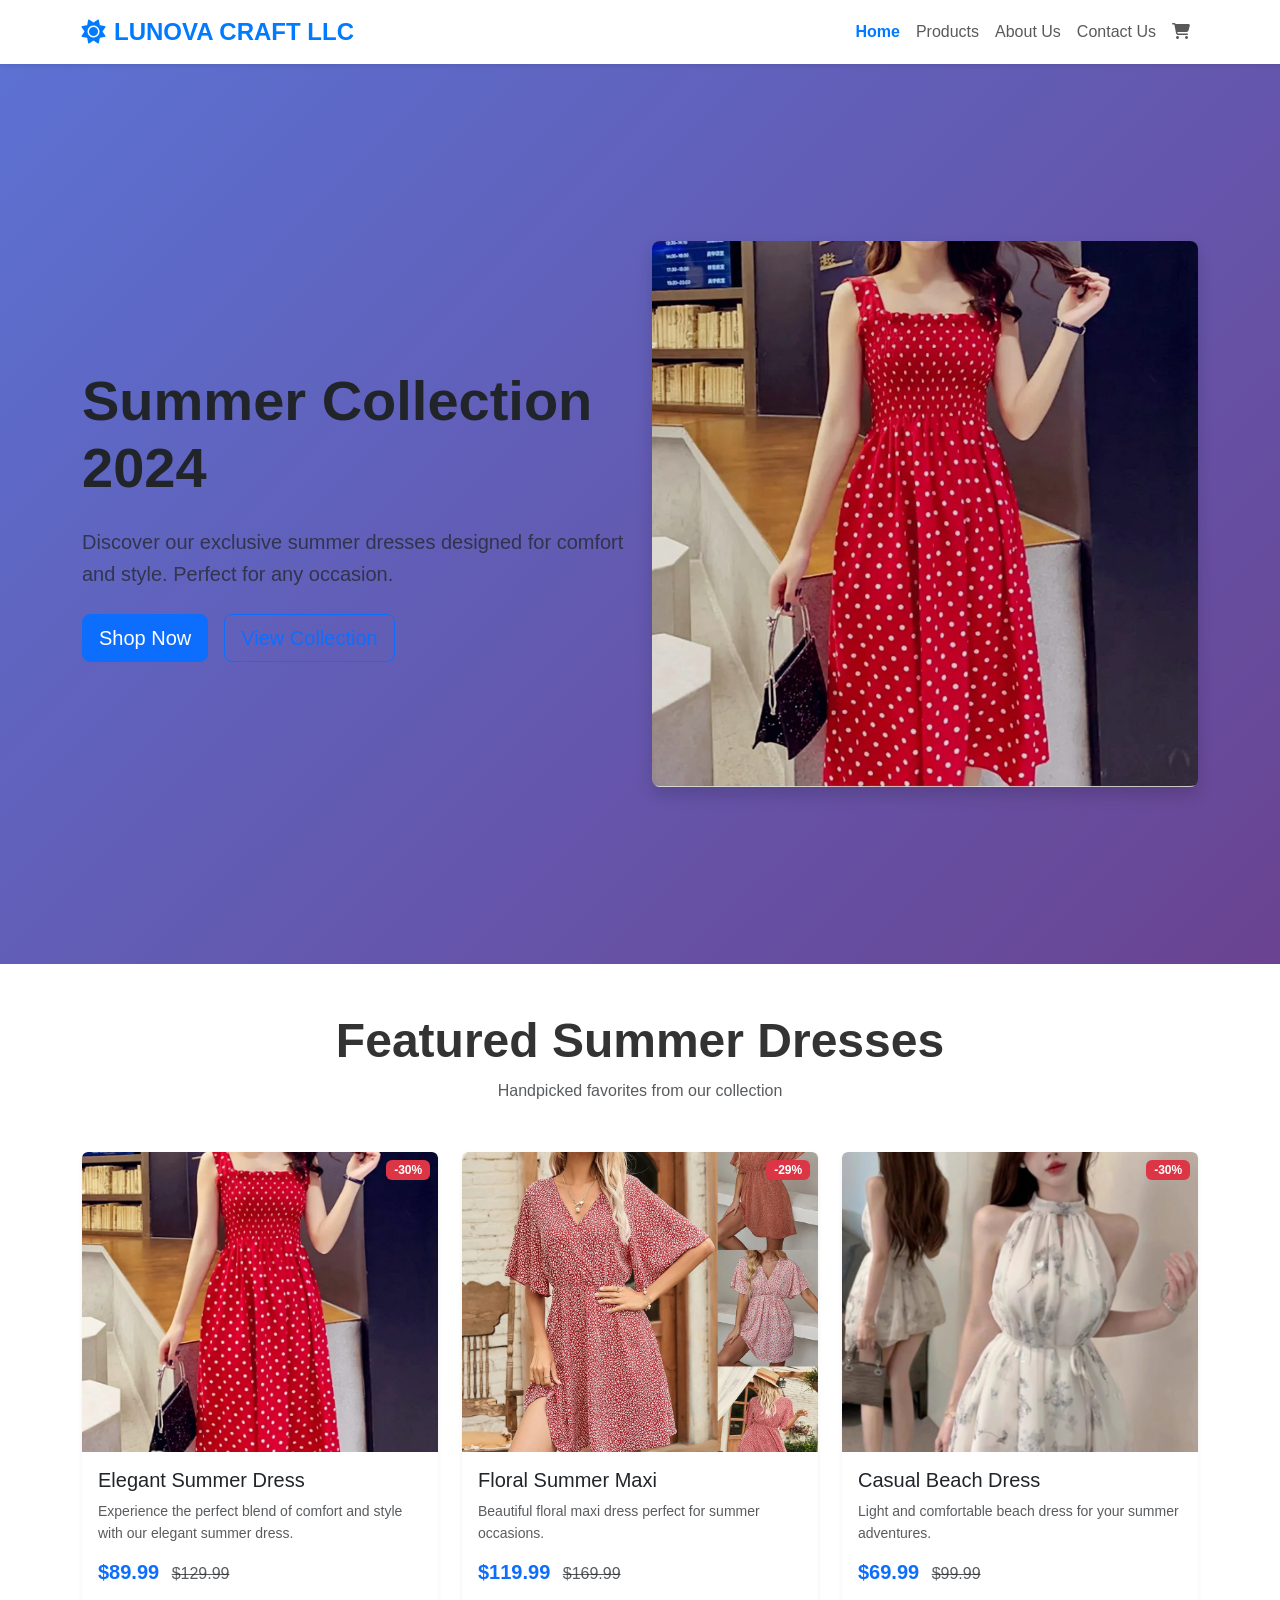
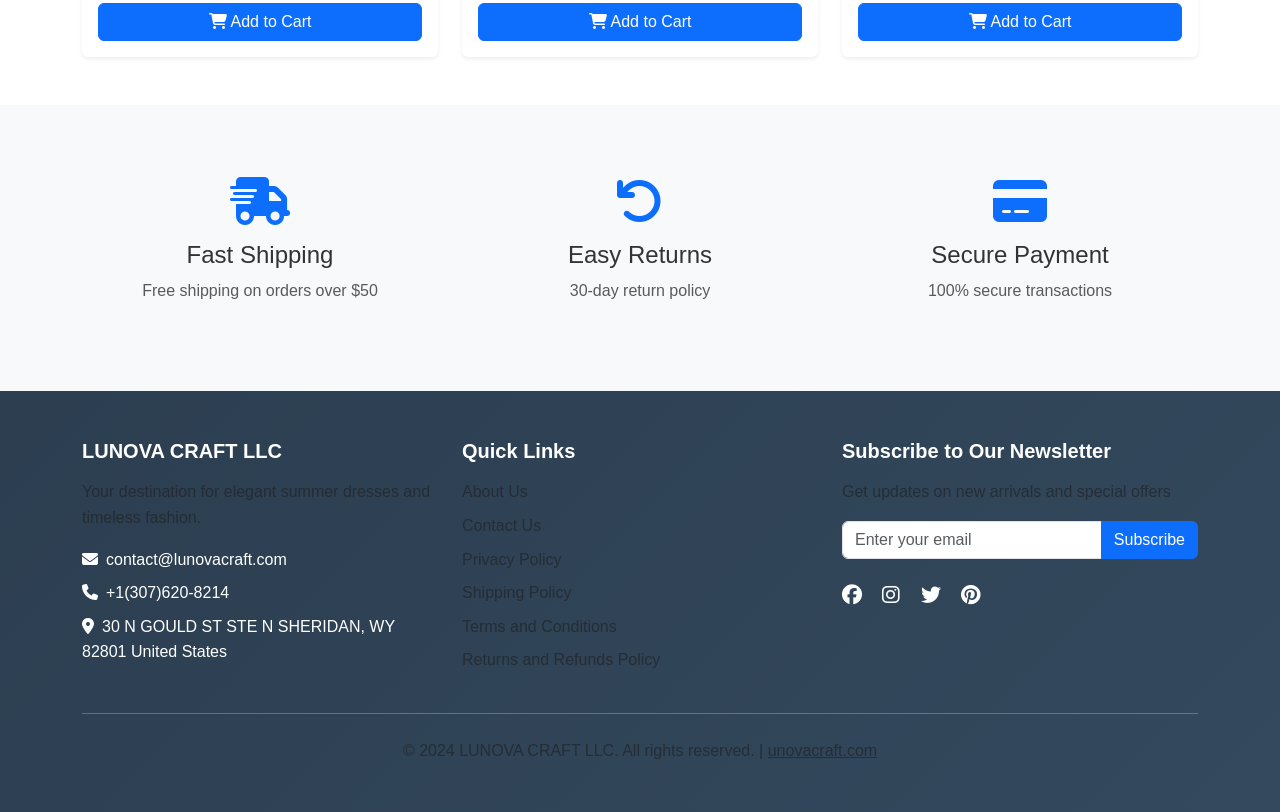
<file: index.html>
<!DOCTYPE html>
<html lang="en">
<head>
    <meta charset="UTF-8">
    <meta name="viewport" content="width=device-width, initial-scale=1.0">
    <title>LUNOVA CRAFT LLC - Summer Dresses Collection</title>
    <link href="https://cdn.jsdelivr.net/npm/bootstrap@5.3.0/dist/css/bootstrap.min.css" rel="stylesheet">
    <link rel="stylesheet" href="https://cdnjs.cloudflare.com/ajax/libs/font-awesome/6.4.0/css/all.min.css">
    <link rel="stylesheet" href="styles.css">
</head>
<body>
    <!-- Navigation -->
    <nav class="navbar navbar-expand-lg navbar-light bg-white shadow-sm sticky-top">
        <div class="container">
            <a class="navbar-brand fw-bold text-primary" href="index.html">
                <i class="fas fa-sun me-2"></i>LUNOVA CRAFT LLC
            </a>
            <button class="navbar-toggler" type="button" data-bs-toggle="collapse" data-bs-target="#navbarNav">
                <span class="navbar-toggler-icon"></span>
            </button>
            <div class="collapse navbar-collapse" id="navbarNav">
                <ul class="navbar-nav ms-auto">
                    <li class="nav-item">
                        <a class="nav-link active" href="index.html">Home</a>
                    </li>
                    <li class="nav-item">
                        <a class="nav-link" href="products.html">Products</a>
                    </li>
                    <li class="nav-item">
                        <a class="nav-link" href="about.html">About Us</a>
                    </li>
                    <li class="nav-item">
                        <a class="nav-link" href="contact.html">Contact Us</a>
                    </li>
                    <li class="nav-item">
                        <a class="nav-link position-relative" href="cart.html">
                            <i class="fas fa-shopping-cart"></i>
                            <span class="position-absolute top-0 start-100 translate-middle badge rounded-pill bg-danger cart-count">0</span>
                        </a>
                    </li>
                </ul>
            </div>
        </div>
    </nav>

    <!-- Hero Section -->
    <section class="hero-section">
        <div class="container">
            <div class="row align-items-center min-vh-100">
                <div class="col-lg-6">
                    <div class="hero-content">
                        <h1 class="display-4 fw-bold text-dark mb-4">Summer Collection 2024</h1>
                        <p class="lead text-muted mb-4">Discover our exclusive summer dresses designed for comfort and style. Perfect for any occasion.</p>
                        <div class="d-flex gap-3">
                            <a href="products.html" class="btn btn-primary btn-lg">Shop Now</a>
                            <a href="#featured" class="btn btn-outline-primary btn-lg">View Collection</a>
                        </div>
                    </div>
                </div>
                <div class="col-lg-6">
                    <div class="hero-image">
                        <img src="PRODUCT/1/main-image-1.jpeg" alt="Summer Dress" class="img-fluid rounded-3 shadow">
                    </div>
                </div>
            </div>
        </div>
    </section>

    <!-- Featured Products -->
    <section id="featured" class="py-5">
        <div class="container">
            <div class="text-center mb-5">
                <h2 class="display-5 fw-bold">Featured Summer Dresses</h2>
                <p class="text-muted">Handpicked favorites from our collection</p>
            </div>
            <div class="row g-4" id="featured-products">
                <!-- Products will be dynamically loaded here -->
            </div>
        </div>
    </section>

    <!-- Features Section -->
    <section class="py-5 bg-light">
        <div class="container">
            <div class="row g-4">
                <div class="col-md-4 text-center">
                    <div class="feature-box p-4">
                        <i class="fas fa-shipping-fast fa-3x text-primary mb-3"></i>
                        <h4>Fast Shipping</h4>
                        <p class="text-muted">Free shipping on orders over $50</p>
                    </div>
                </div>
                <div class="col-md-4 text-center">
                    <div class="feature-box p-4">
                        <i class="fas fa-undo fa-3x text-primary mb-3"></i>
                        <h4>Easy Returns</h4>
                        <p class="text-muted">30-day return policy</p>
                    </div>
                </div>
                <div class="col-md-4 text-center">
                    <div class="feature-box p-4">
                        <i class="fas fa-credit-card fa-3x text-primary mb-3"></i>
                        <h4>Secure Payment</h4>
                        <p class="text-muted">100% secure transactions</p>
                    </div>
                </div>
            </div>
        </div>
    </section>

    <!-- Footer -->
    <footer class="bg-dark text-white py-5">
        <div class="container">
            <div class="row g-4">
                <div class="col-lg-4">
                    <h5 class="mb-3">LUNOVA CRAFT LLC</h5>
                    <p class="text-muted">Your destination for elegant summer dresses and timeless fashion.</p>
                    <div class="contact-info">
                        <p class="mb-2"><i class="fas fa-envelope me-2"></i>contact@lunovacraft.com</p>
                        <p class="mb-2"><i class="fas fa-phone me-2"></i>+1(307)620-8214</p>
                        <p class="mb-2"><i class="fas fa-map-marker-alt me-2"></i>30 N GOULD ST STE N SHERIDAN, WY 82801 United States</p>
                    </div>
                </div>
                <div class="col-lg-4">
                    <h5 class="mb-3">Quick Links</h5>
                    <ul class="list-unstyled">
                        <li class="mb-2"><a href="about.html" class="text-muted text-decoration-none">About Us</a></li>
                        <li class="mb-2"><a href="contact.html" class="text-muted text-decoration-none">Contact Us</a></li>
                        <li class="mb-2"><a href="privacy.html" class="text-muted text-decoration-none">Privacy Policy</a></li>
                        <li class="mb-2"><a href="shipping.html" class="text-muted text-decoration-none">Shipping Policy</a></li>
                        <li class="mb-2"><a href="terms.html" class="text-muted text-decoration-none">Terms and Conditions</a></li>
                        <li class="mb-2"><a href="returns.html" class="text-muted text-decoration-none">Returns and Refunds Policy</a></li>
                    </ul>
                </div>
                <div class="col-lg-4">
                    <h5 class="mb-3">Subscribe to Our Newsletter</h5>
                    <p class="text-muted mb-3">Get updates on new arrivals and special offers</p>
                    <form class="subscribe-form">
                        <div class="input-group">
                            <input type="email" class="form-control" placeholder="Enter your email" required>
                            <button class="btn btn-primary" type="submit">Subscribe</button>
                        </div>
                    </form>
                    <div class="social-links mt-4">
                        <a href="#" class="text-white me-3"><i class="fab fa-facebook fa-lg"></i></a>
                        <a href="#" class="text-white me-3"><i class="fab fa-instagram fa-lg"></i></a>
                        <a href="#" class="text-white me-3"><i class="fab fa-twitter fa-lg"></i></a>
                        <a href="#" class="text-white"><i class="fab fa-pinterest fa-lg"></i></a>
                    </div>
                </div>
            </div>
            <hr class="my-4 bg-secondary">
            <div class="text-center">
                <p class="mb-0 text-muted">&copy; 2024 LUNOVA CRAFT LLC. All rights reserved. | <a href="#" class="text-muted">unovacraft.com</a></p>
            </div>
        </div>
    </footer>

    <script src="https://cdn.jsdelivr.net/npm/bootstrap@5.3.0/dist/js/bootstrap.bundle.min.js"></script>
    <script src="script.js"></script>
</body>
</html>
</file>
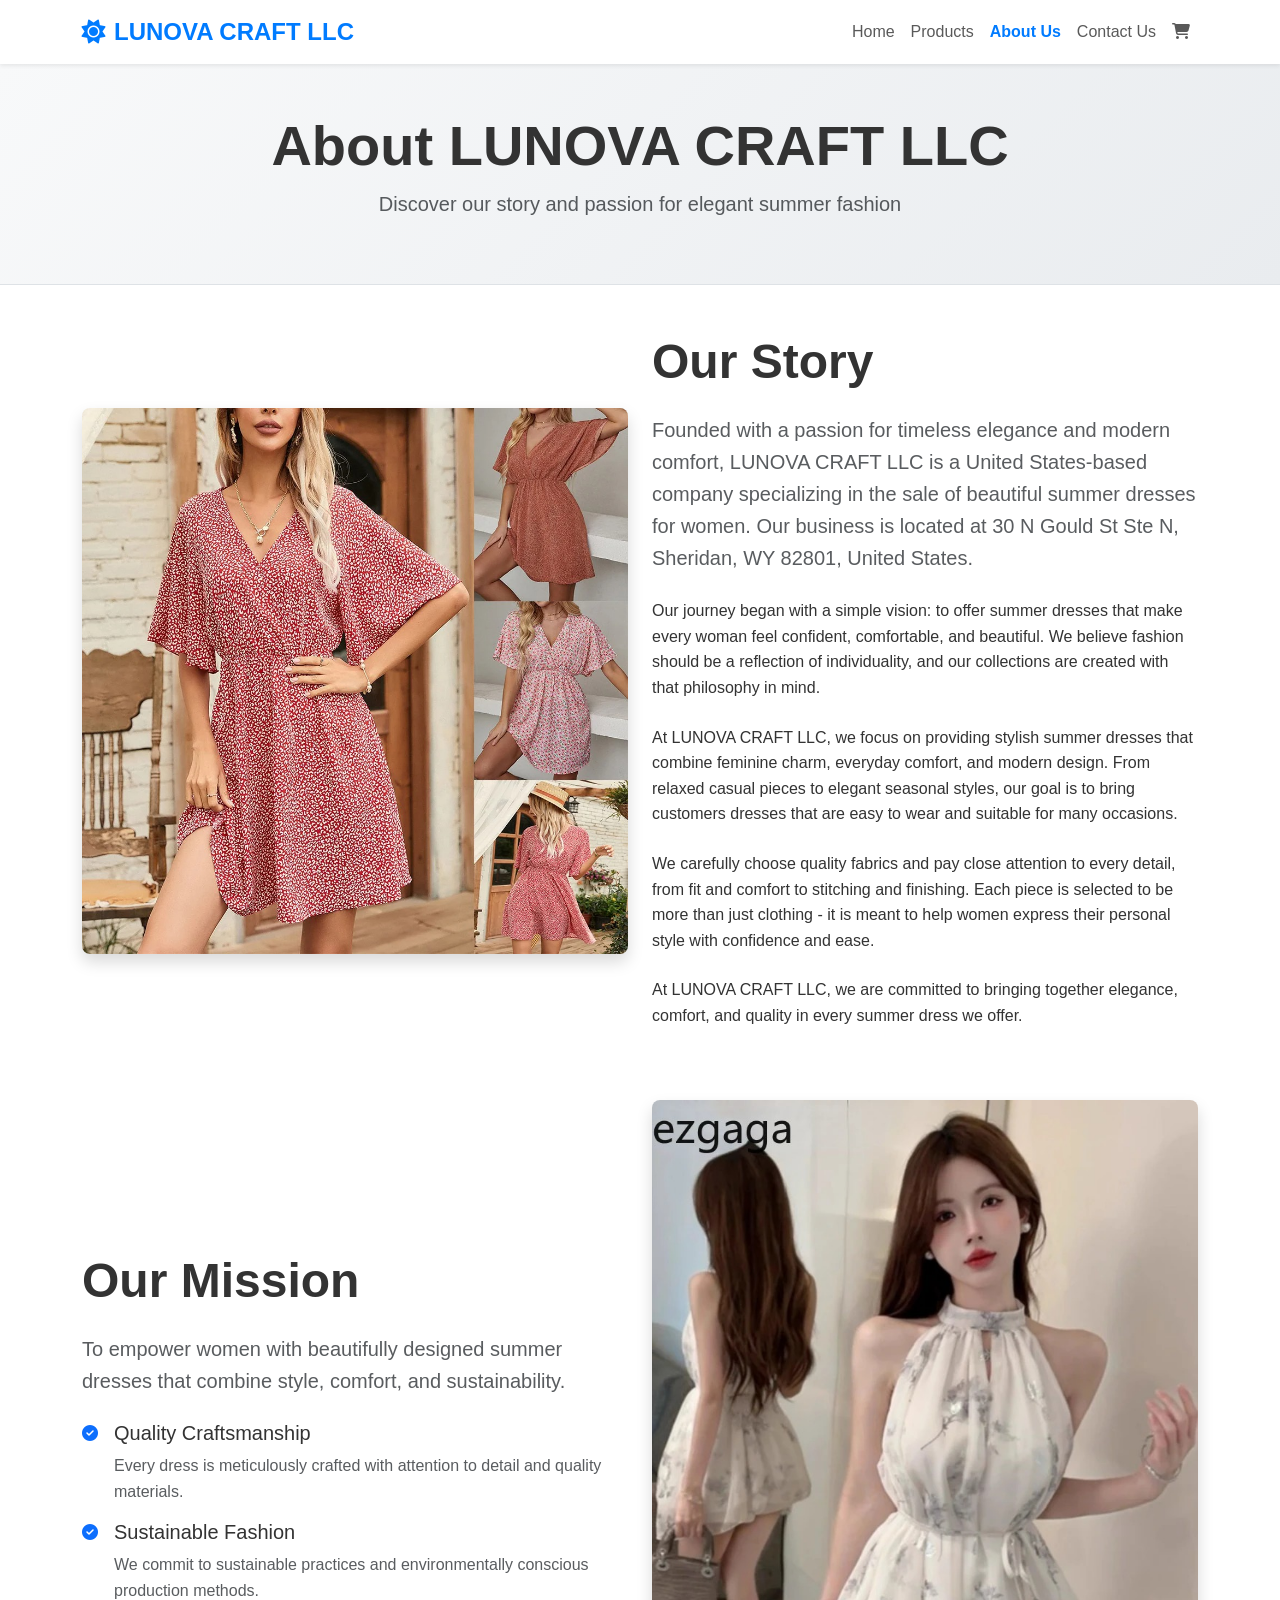
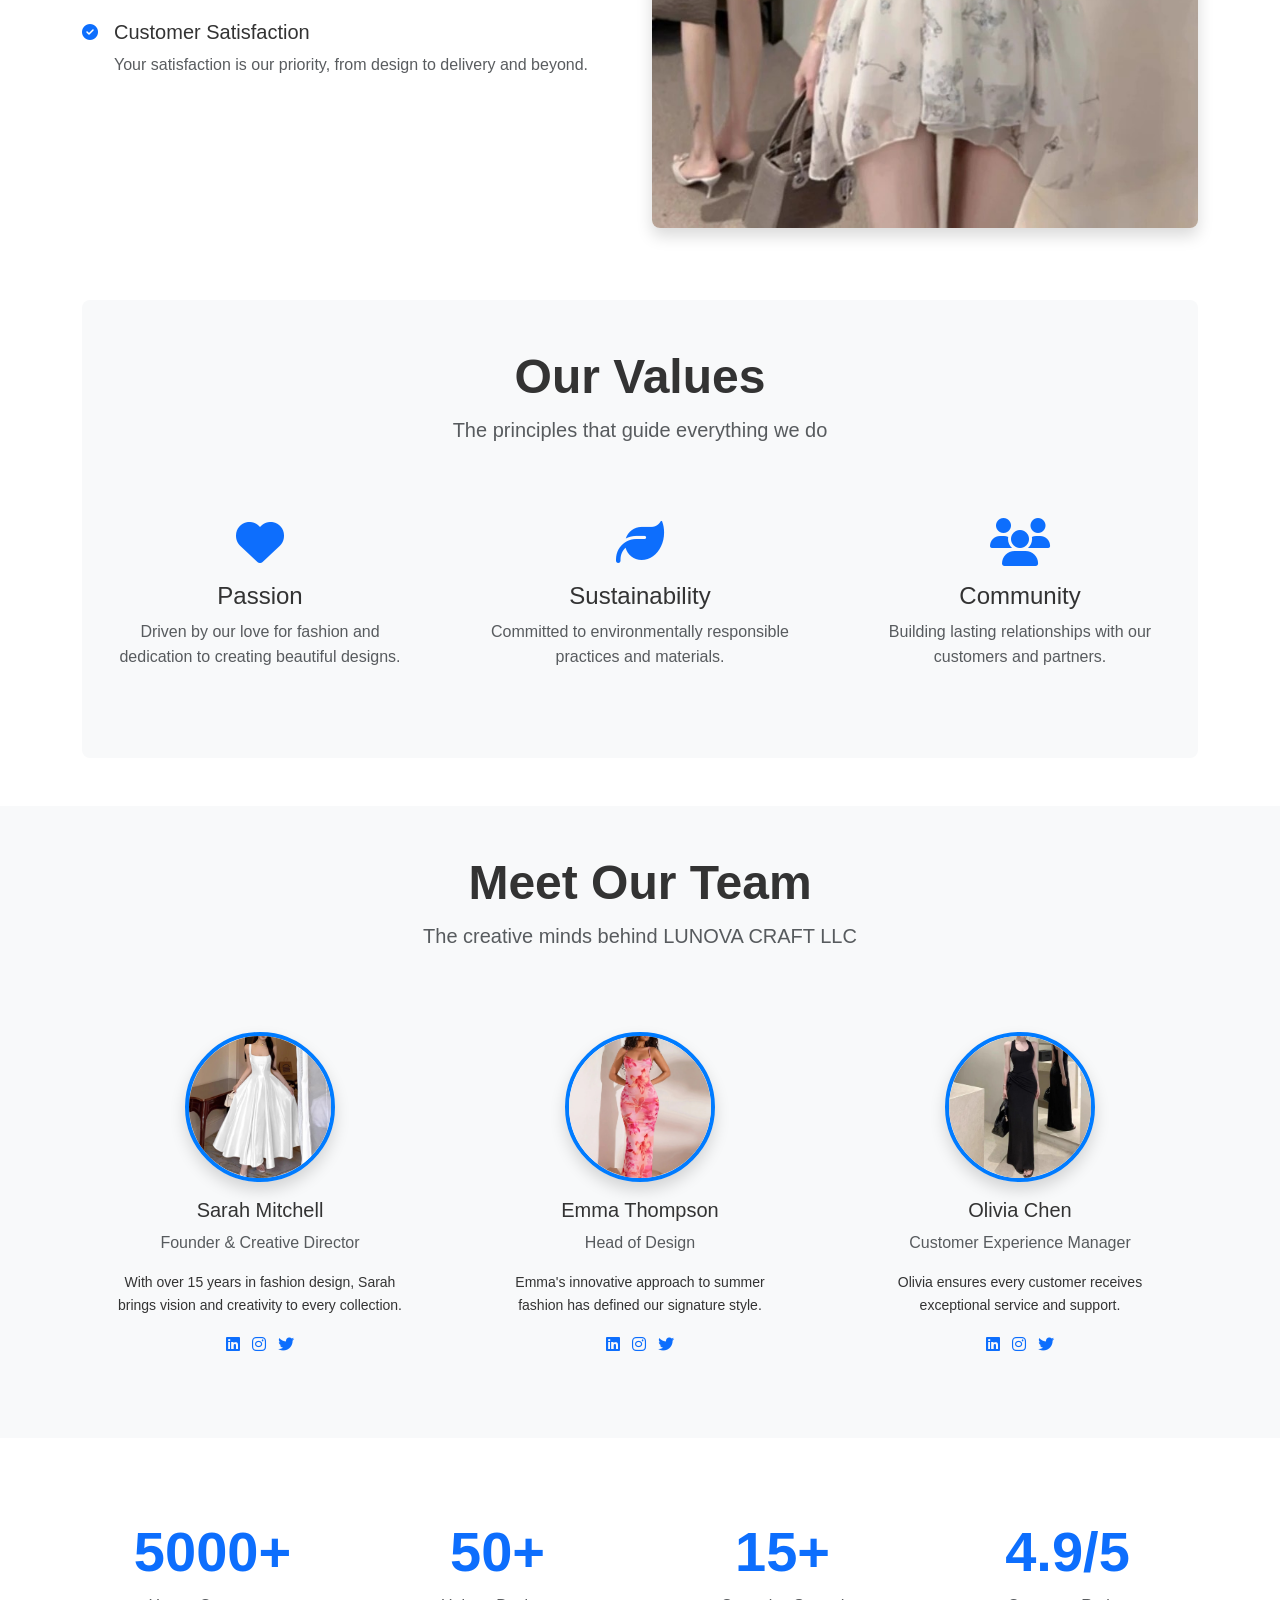
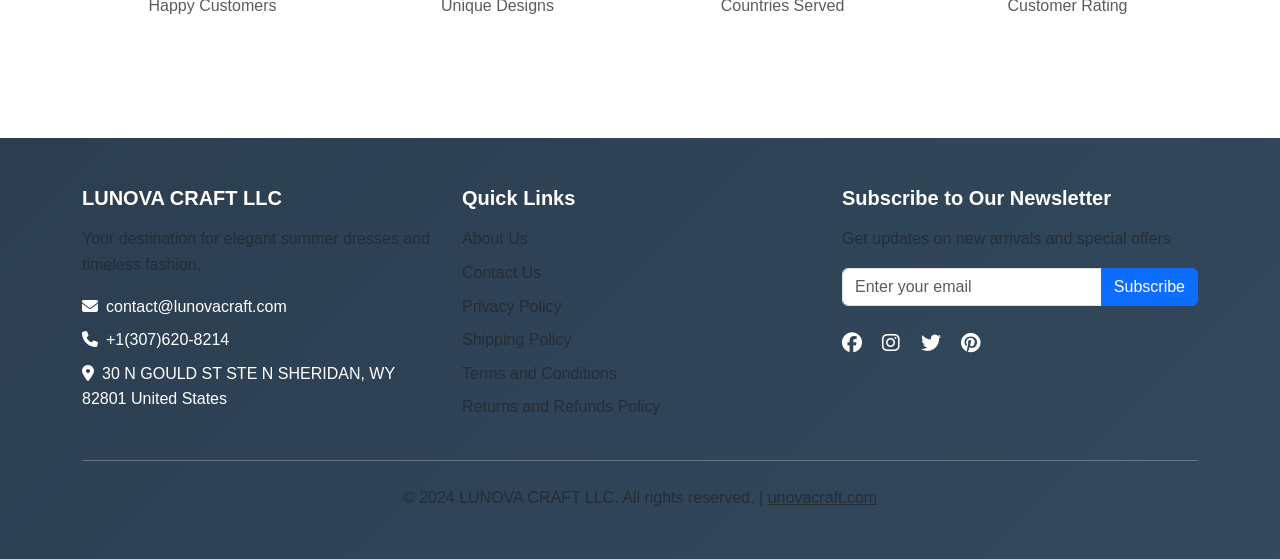
<file: about.html>
<!DOCTYPE html>
<html lang="en">
<head>
    <meta charset="UTF-8">
    <meta name="viewport" content="width=device-width, initial-scale=1.0">
    <title>About Us - LUNOVA CRAFT LLC</title>
    <link href="https://cdn.jsdelivr.net/npm/bootstrap@5.3.0/dist/css/bootstrap.min.css" rel="stylesheet">
    <link rel="stylesheet" href="https://cdnjs.cloudflare.com/ajax/libs/font-awesome/6.4.0/css/all.min.css">
    <link rel="stylesheet" href="styles.css">
</head>
<body>
    <!-- Navigation -->
    <nav class="navbar navbar-expand-lg navbar-light bg-white shadow-sm sticky-top">
        <div class="container">
            <a class="navbar-brand fw-bold text-primary" href="index.html">
                <i class="fas fa-sun me-2"></i>LUNOVA CRAFT LLC
            </a>
            <button class="navbar-toggler" type="button" data-bs-toggle="collapse" data-bs-target="#navbarNav">
                <span class="navbar-toggler-icon"></span>
            </button>
            <div class="collapse navbar-collapse" id="navbarNav">
                <ul class="navbar-nav ms-auto">
                    <li class="nav-item">
                        <a class="nav-link" href="index.html">Home</a>
                    </li>
                    <li class="nav-item">
                        <a class="nav-link" href="products.html">Products</a>
                    </li>
                    <li class="nav-item">
                        <a class="nav-link active" href="about.html">About Us</a>
                    </li>
                    <li class="nav-item">
                        <a class="nav-link" href="contact.html">Contact Us</a>
                    </li>
                    <li class="nav-item">
                        <a class="nav-link position-relative" href="cart.html">
                            <i class="fas fa-shopping-cart"></i>
                            <span class="position-absolute top-0 start-100 translate-middle badge rounded-pill bg-danger cart-count">0</span>
                        </a>
                    </li>
                </ul>
            </div>
        </div>
    </nav>

    <!-- Page Header -->
    <section class="page-header py-5 bg-light">
        <div class="container">
            <div class="text-center">
                <h1 class="display-4 fw-bold">About LUNOVA CRAFT LLC</h1>
                <p class="lead text-muted">Discover our story and passion for elegant summer fashion</p>
            </div>
        </div>
    </section>

    <!-- About Content -->
    <section class="py-5">
        <div class="container">
            <div class="row align-items-center mb-5">
                <div class="col-lg-6 mb-4">
                    <img src="PRODUCT/2/main-image-1.jpeg" alt="About Us" class="img-fluid rounded-3 shadow">
                </div>
                <div class="col-lg-6">
                    <h2 class="display-5 fw-bold mb-4">Our Story</h2>
                    <p class="lead text-muted mb-4">Founded with a passion for timeless elegance and modern comfort, LUNOVA CRAFT LLC is a United States-based company specializing in the sale of beautiful summer dresses for women. Our business is located at 30 N Gould St Ste N, Sheridan, WY 82801, United States.</p>
                    <p class="mb-4">Our journey began with a simple vision: to offer summer dresses that make every woman feel confident, comfortable, and beautiful. We believe fashion should be a reflection of individuality, and our collections are created with that philosophy in mind.</p>
                    <p class="mb-4">At LUNOVA CRAFT LLC, we focus on providing stylish summer dresses that combine feminine charm, everyday comfort, and modern design. From relaxed casual pieces to elegant seasonal styles, our goal is to bring customers dresses that are easy to wear and suitable for many occasions.</p>
                    <p class="mb-4">We carefully choose quality fabrics and pay close attention to every detail, from fit and comfort to stitching and finishing. Each piece is selected to be more than just clothing - it is meant to help women express their personal style with confidence and ease.</p>
                    <p class="mb-4">At LUNOVA CRAFT LLC, we are committed to bringing together elegance, comfort, and quality in every summer dress we offer.</p>
                </div>
            </div>

            <div class="row align-items-center mb-5">
                <div class="col-lg-6 order-lg-2 mb-4">
                    <img src="PRODUCT/3/main-image-1.jpeg" alt="Our Mission" class="img-fluid rounded-3 shadow">
                </div>
                <div class="col-lg-6 order-lg-1">
                    <h2 class="display-5 fw-bold mb-4">Our Mission</h2>
                    <p class="lead text-muted mb-4">To empower women with beautifully designed summer dresses that combine style, comfort, and sustainability.</p>
                    <div class="mission-points mb-4">
                        <div class="d-flex align-items-start mb-3">
                            <i class="fas fa-check-circle text-primary me-3 mt-1"></i>
                            <div>
                                <h5>Quality Craftsmanship</h5>
                                <p class="text-muted mb-0">Every dress is meticulously crafted with attention to detail and quality materials.</p>
                            </div>
                        </div>
                        <div class="d-flex align-items-start mb-3">
                            <i class="fas fa-check-circle text-primary me-3 mt-1"></i>
                            <div>
                                <h5>Sustainable Fashion</h5>
                                <p class="text-muted mb-0">We commit to sustainable practices and environmentally conscious production methods.</p>
                            </div>
                        </div>
                        <div class="d-flex align-items-start">
                            <i class="fas fa-check-circle text-primary me-3 mt-1"></i>
                            <div>
                                <h5>Customer Satisfaction</h5>
                                <p class="text-muted mb-0">Your satisfaction is our priority, from design to delivery and beyond.</p>
                            </div>
                        </div>
                    </div>
                </div>
            </div>

            <!-- Values Section -->
            <div class="values-section py-5 bg-light rounded-3">
                <div class="text-center mb-5">
                    <h2 class="display-5 fw-bold">Our Values</h2>
                    <p class="lead text-muted">The principles that guide everything we do</p>
                </div>
                <div class="row g-4">
                    <div class="col-md-4 text-center">
                        <div class="value-card p-4">
                            <i class="fas fa-heart fa-3x text-primary mb-3"></i>
                            <h4>Passion</h4>
                            <p class="text-muted">Driven by our love for fashion and dedication to creating beautiful designs.</p>
                        </div>
                    </div>
                    <div class="col-md-4 text-center">
                        <div class="value-card p-4">
                            <i class="fas fa-leaf fa-3x text-primary mb-3"></i>
                            <h4>Sustainability</h4>
                            <p class="text-muted">Committed to environmentally responsible practices and materials.</p>
                        </div>
                    </div>
                    <div class="col-md-4 text-center">
                        <div class="value-card p-4">
                            <i class="fas fa-users fa-3x text-primary mb-3"></i>
                            <h4>Community</h4>
                            <p class="text-muted">Building lasting relationships with our customers and partners.</p>
                        </div>
                    </div>
                </div>
            </div>
        </div>
    </section>

    <!-- Team Section -->
    <section class="py-5 bg-light">
        <div class="container">
            <div class="text-center mb-5">
                <h2 class="display-5 fw-bold">Meet Our Team</h2>
                <p class="lead text-muted">The creative minds behind LUNOVA CRAFT LLC</p>
            </div>
            <div class="row g-4">
                <div class="col-lg-4">
                    <div class="team-member text-center">
                        <div class="member-image mb-3">
                            <img src="PRODUCT/4/main-image-1.jpeg" alt="Team Member" class="img-fluid rounded-circle shadow">
                        </div>
                        <h5>Sarah Mitchell</h5>
                        <p class="text-muted">Founder & Creative Director</p>
                        <p class="small">With over 15 years in fashion design, Sarah brings vision and creativity to every collection.</p>
                        <div class="social-links">
                            <a href="#" class="text-primary me-2"><i class="fab fa-linkedin"></i></a>
                            <a href="#" class="text-primary me-2"><i class="fab fa-instagram"></i></a>
                            <a href="#" class="text-primary"><i class="fab fa-twitter"></i></a>
                        </div>
                    </div>
                </div>
                <div class="col-lg-4">
                    <div class="team-member text-center">
                        <div class="member-image mb-3">
                            <img src="PRODUCT/5/main-image-1.jpeg" alt="Team Member" class="img-fluid rounded-circle shadow">
                        </div>
                        <h5>Emma Thompson</h5>
                        <p class="text-muted">Head of Design</p>
                        <p class="small">Emma's innovative approach to summer fashion has defined our signature style.</p>
                            <div class="social-links">
                            <a href="#" class="text-primary me-2"><i class="fab fa-linkedin"></i></a>
                            <a href="#" class="text-primary me-2"><i class="fab fa-instagram"></i></a>
                            <a href="#" class="text-primary"><i class="fab fa-twitter"></i></a>
                        </div>
                    </div>
                </div>
                <div class="col-lg-4">
                    <div class="team-member text-center">
                        <div class="member-image mb-3">
                            <img src="PRODUCT/6/main-image-1.jpeg" alt="Team Member" class="img-fluid rounded-circle shadow">
                        </div>
                        <h5>Olivia Chen</h5>
                        <p class="text-muted">Customer Experience Manager</p>
                        <p class="small">Olivia ensures every customer receives exceptional service and support.</p>
                        <div class="social-links">
                            <a href="#" class="text-primary me-2"><i class="fab fa-linkedin"></i></a>
                            <a href="#" class="text-primary me-2"><i class="fab fa-instagram"></i></a>
                            <a href="#" class="text-primary"><i class="fab fa-twitter"></i></a>
                        </div>
                    </div>
                </div>
            </div>
        </div>
    </section>

    <!-- Stats Section -->
    <section class="py-5">
        <div class="container">
            <div class="row text-center">
                <div class="col-md-3 mb-4">
                    <div class="stat-item">
                        <h2 class="display-4 fw-bold text-primary">5000+</h2>
                        <p class="text-muted">Happy Customers</p>
                    </div>
                </div>
                <div class="col-md-3 mb-4">
                    <div class="stat-item">
                        <h2 class="display-4 fw-bold text-primary">50+</h2>
                        <p class="text-muted">Unique Designs</p>
                    </div>
                </div>
                <div class="col-md-3 mb-4">
                    <div class="stat-item">
                        <h2 class="display-4 fw-bold text-primary">15+</h2>
                        <p class="text-muted">Countries Served</p>
                    </div>
                </div>
                <div class="col-md-3 mb-4">
                    <div class="stat-item">
                        <h2 class="display-4 fw-bold text-primary">4.9/5</h2>
                        <p class="text-muted">Customer Rating</p>
                    </div>
                </div>
            </div>
        </div>
    </section>

    <!-- Footer -->
    <footer class="bg-dark text-white py-5">
        <div class="container">
            <div class="row g-4">
                <div class="col-lg-4">
                    <h5 class="mb-3">LUNOVA CRAFT LLC</h5>
                    <p class="text-muted">Your destination for elegant summer dresses and timeless fashion.</p>
                    <div class="contact-info">
                        <p class="mb-2"><i class="fas fa-envelope me-2"></i>contact@lunovacraft.com</p>
                        <p class="mb-2"><i class="fas fa-phone me-2"></i>+1(307)620-8214</p>
                        <p class="mb-2"><i class="fas fa-map-marker-alt me-2"></i>30 N GOULD ST STE N SHERIDAN, WY 82801 United States</p>
                    </div>
                </div>
                <div class="col-lg-4">
                    <h5 class="mb-3">Quick Links</h5>
                    <ul class="list-unstyled">
                        <li class="mb-2"><a href="about.html" class="text-muted text-decoration-none">About Us</a></li>
                        <li class="mb-2"><a href="contact.html" class="text-muted text-decoration-none">Contact Us</a></li>
                        <li class="mb-2"><a href="privacy.html" class="text-muted text-decoration-none">Privacy Policy</a></li>
                        <li class="mb-2"><a href="shipping.html" class="text-muted text-decoration-none">Shipping Policy</a></li>
                        <li class="mb-2"><a href="terms.html" class="text-muted text-decoration-none">Terms and Conditions</a></li>
                        <li class="mb-2"><a href="returns.html" class="text-muted text-decoration-none">Returns and Refunds Policy</a></li>
                    </ul>
                </div>
                <div class="col-lg-4">
                    <h5 class="mb-3">Subscribe to Our Newsletter</h5>
                    <p class="text-muted mb-3">Get updates on new arrivals and special offers</p>
                    <form class="subscribe-form">
                        <div class="input-group">
                            <input type="email" class="form-control" placeholder="Enter your email" required>
                            <button class="btn btn-primary" type="submit">Subscribe</button>
                        </div>
                    </form>
                    <div class="social-links mt-4">
                        <a href="#" class="text-white me-3"><i class="fab fa-facebook fa-lg"></i></a>
                        <a href="#" class="text-white me-3"><i class="fab fa-instagram fa-lg"></i></a>
                        <a href="#" class="text-white me-3"><i class="fab fa-twitter fa-lg"></i></a>
                        <a href="#" class="text-white"><i class="fab fa-pinterest fa-lg"></i></a>
                    </div>
                </div>
            </div>
            <hr class="my-4 bg-secondary">
            <div class="text-center">
                <p class="mb-0 text-muted">&copy; 2024 LUNOVA CRAFT LLC. All rights reserved. | <a href="#" class="text-muted">unovacraft.com</a></p>
            </div>
        </div>
    </footer>

    <script src="https://cdn.jsdelivr.net/npm/bootstrap@5.3.0/dist/js/bootstrap.bundle.min.js"></script>
    <script src="script.js"></script>
</body>
</html>
</file>
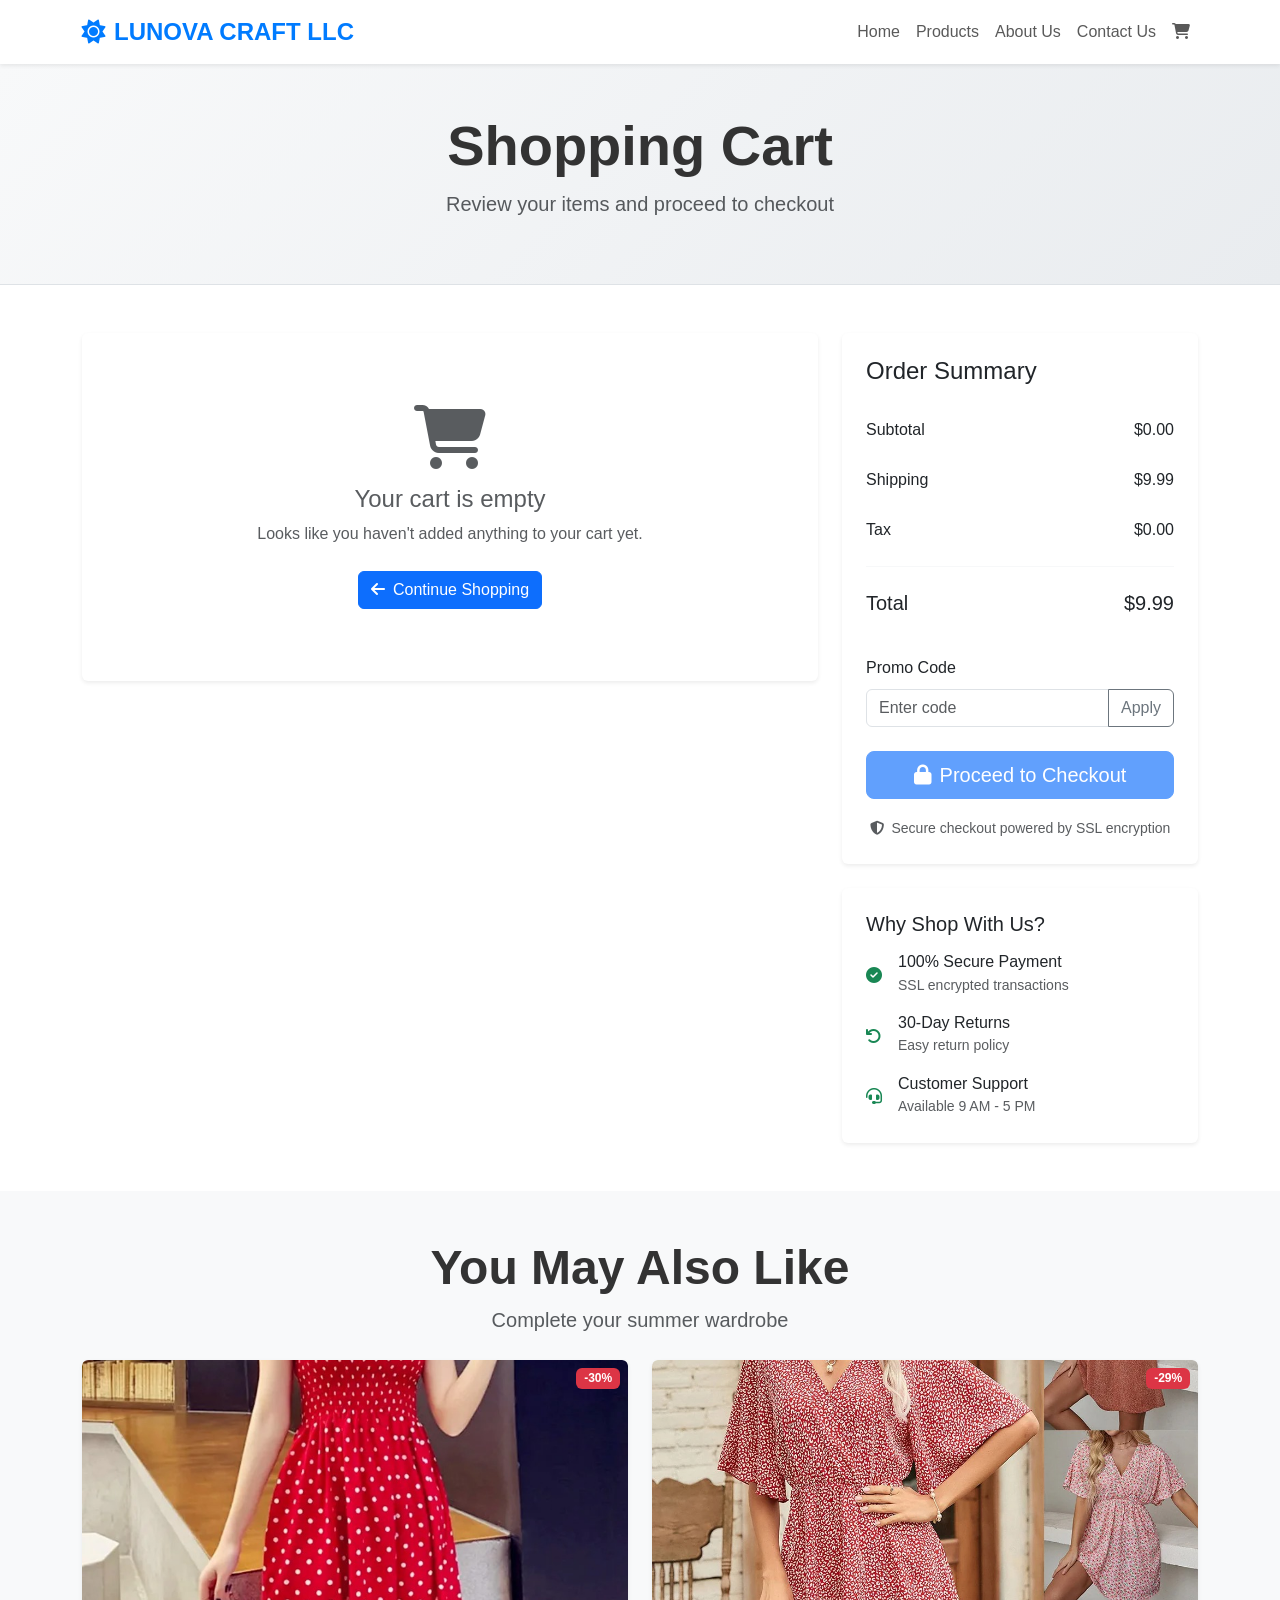
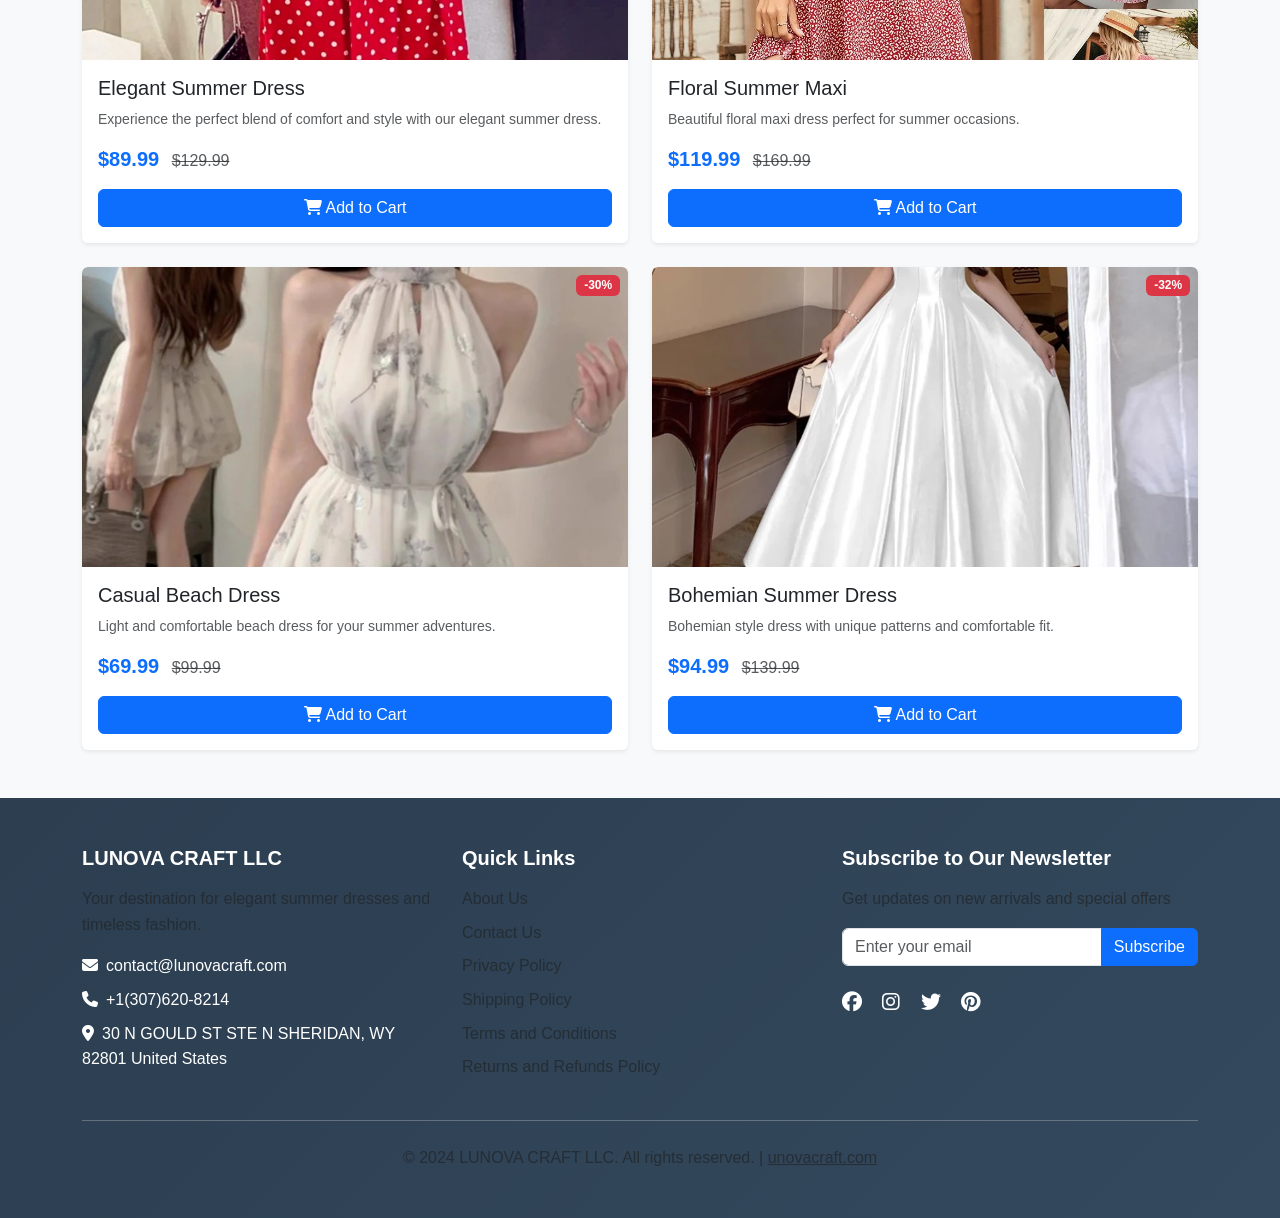
<file: cart.html>
<!DOCTYPE html>
<html lang="en">
<head>
    <meta charset="UTF-8">
    <meta name="viewport" content="width=device-width, initial-scale=1.0">
    <title>Shopping Cart - LUNOVA CRAFT LLC</title>
    <link href="https://cdn.jsdelivr.net/npm/bootstrap@5.3.0/dist/css/bootstrap.min.css" rel="stylesheet">
    <link rel="stylesheet" href="https://cdnjs.cloudflare.com/ajax/libs/font-awesome/6.4.0/css/all.min.css">
    <link rel="stylesheet" href="styles.css">
</head>
<body>
    <!-- Navigation -->
    <nav class="navbar navbar-expand-lg navbar-light bg-white shadow-sm sticky-top">
        <div class="container">
            <a class="navbar-brand fw-bold text-primary" href="index.html">
                <i class="fas fa-sun me-2"></i>LUNOVA CRAFT LLC
            </a>
            <button class="navbar-toggler" type="button" data-bs-toggle="collapse" data-bs-target="#navbarNav">
                <span class="navbar-toggler-icon"></span>
            </button>
            <div class="collapse navbar-collapse" id="navbarNav">
                <ul class="navbar-nav ms-auto">
                    <li class="nav-item">
                        <a class="nav-link" href="index.html">Home</a>
                    </li>
                    <li class="nav-item">
                        <a class="nav-link" href="products.html">Products</a>
                    </li>
                    <li class="nav-item">
                        <a class="nav-link" href="about.html">About Us</a>
                    </li>
                    <li class="nav-item">
                        <a class="nav-link" href="contact.html">Contact Us</a>
                    </li>
                    <li class="nav-item">
                        <a class="nav-link position-relative" href="cart.html">
                            <i class="fas fa-shopping-cart"></i>
                            <span class="position-absolute top-0 start-100 translate-middle badge rounded-pill bg-danger cart-count">0</span>
                        </a>
                    </li>
                </ul>
            </div>
        </div>
    </nav>

    <!-- Page Header -->
    <section class="page-header py-5 bg-light">
        <div class="container">
            <div class="text-center">
                <h1 class="display-4 fw-bold">Shopping Cart</h1>
                <p class="lead text-muted">Review your items and proceed to checkout</p>
            </div>
        </div>
    </section>

    <!-- Cart Content -->
    <section class="py-5">
        <div class="container">
            <div class="row">
                <!-- Cart Items -->
                <div class="col-lg-8 mb-4">
                    <div class="card border-0 shadow-sm">
                        <div class="card-body p-4">
                            <div id="cart-items">
                                <!-- Cart items will be dynamically loaded here -->
                                <div class="text-center py-5" id="empty-cart">
                                    <i class="fas fa-shopping-cart fa-4x text-muted mb-3"></i>
                                    <h4 class="text-muted">Your cart is empty</h4>
                                    <p class="text-muted mb-4">Looks like you haven't added anything to your cart yet.</p>
                                    <a href="products.html" class="btn btn-primary">
                                        <i class="fas fa-arrow-left me-2"></i>Continue Shopping
                                    </a>
                                </div>
                            </div>
                        </div>
                    </div>
                </div>

                <!-- Order Summary -->
                <div class="col-lg-4">
                    <div class="card border-0 shadow-sm mb-4">
                        <div class="card-body p-4">
                            <h4 class="mb-4">Order Summary</h4>
                            
                            <div class="order-summary">
                                <div class="d-flex justify-content-between mb-2">
                                    <span>Subtotal</span>
                                    <span id="subtotal">$0.00</span>
                                </div>
                                <div class="d-flex justify-content-between mb-2">
                                    <span>Shipping</span>
                                    <span id="shipping">$0.00</span>
                                </div>
                                <div class="d-flex justify-content-between mb-2">
                                    <span>Tax</span>
                                    <span id="tax">$0.00</span>
                                </div>
                                <hr>
                                <div class="d-flex justify-content-between mb-4">
                                    <h5>Total</h5>
                                    <h5 id="total">$0.00</h5>
                                </div>
                            </div>

                            <div class="promo-code mb-4">
                                <label class="form-label">Promo Code</label>
                                <div class="input-group">
                                    <input type="text" class="form-control" id="promo-code" placeholder="Enter code">
                                    <button class="btn btn-outline-secondary" type="button" id="apply-promo">Apply</button>
                                </div>
                            </div>

                            <button class="btn btn-primary btn-lg w-100 mb-3" id="checkout-btn" disabled>
                                <i class="fas fa-lock me-2"></i>Proceed to Checkout
                            </button>
                            
                            <div class="text-center">
                                <small class="text-muted">
                                    <i class="fas fa-shield-alt me-1"></i>
                                    Secure checkout powered by SSL encryption
                                </small>
                            </div>
                        </div>
                    </div>

                    <!-- Trust Badges -->
                    <div class="card border-0 shadow-sm">
                        <div class="card-body p-4">
                            <h5 class="mb-3">Why Shop With Us?</h5>
                            <div class="trust-badges">
                                <div class="d-flex align-items-center mb-3">
                                    <i class="fas fa-check-circle text-success me-3"></i>
                                    <div>
                                        <h6 class="mb-0">100% Secure Payment</h6>
                                        <small class="text-muted">SSL encrypted transactions</small>
                                    </div>
                                </div>
                                <div class="d-flex align-items-center mb-3">
                                    <i class="fas fa-undo text-success me-3"></i>
                                    <div>
                                        <h6 class="mb-0">30-Day Returns</h6>
                                        <small class="text-muted">Easy return policy</small>
                                    </div>
                                </div>
                                <div class="d-flex align-items-center">
                                    <i class="fas fa-headset text-success me-3"></i>
                                    <div>
                                        <h6 class="mb-0">Customer Support</h6>
                                        <small class="text-muted">Available 9 AM - 5 PM</small>
                                    </div>
                                </div>
                            </div>
                        </div>
                    </div>
                </div>
            </div>
        </div>
    </section>

    <!-- Related Products -->
    <section class="py-5 bg-light">
        <div class="container">
            <div class="text-center mb-4">
                <h3 class="display-5 fw-bold">You May Also Like</h3>
                <p class="lead text-muted">Complete your summer wardrobe</p>
            </div>
            <div class="row g-4" id="related-products">
                <!-- Related products will be dynamically loaded -->
            </div>
        </div>
    </section>

    <!-- Footer -->
    <footer class="bg-dark text-white py-5">
        <div class="container">
            <div class="row g-4">
                <div class="col-lg-4">
                    <h5 class="mb-3">LUNOVA CRAFT LLC</h5>
                    <p class="text-muted">Your destination for elegant summer dresses and timeless fashion.</p>
                    <div class="contact-info">
                        <p class="mb-2"><i class="fas fa-envelope me-2"></i>contact@lunovacraft.com</p>
                        <p class="mb-2"><i class="fas fa-phone me-2"></i>+1(307)620-8214</p>
                        <p class="mb-2"><i class="fas fa-map-marker-alt me-2"></i>30 N GOULD ST STE N SHERIDAN, WY 82801 United States</p>
                    </div>
                </div>
                <div class="col-lg-4">
                    <h5 class="mb-3">Quick Links</h5>
                    <ul class="list-unstyled">
                        <li class="mb-2"><a href="about.html" class="text-muted text-decoration-none">About Us</a></li>
                        <li class="mb-2"><a href="contact.html" class="text-muted text-decoration-none">Contact Us</a></li>
                        <li class="mb-2"><a href="privacy.html" class="text-muted text-decoration-none">Privacy Policy</a></li>
                        <li class="mb-2"><a href="shipping.html" class="text-muted text-decoration-none">Shipping Policy</a></li>
                        <li class="mb-2"><a href="terms.html" class="text-muted text-decoration-none">Terms and Conditions</a></li>
                        <li class="mb-2"><a href="returns.html" class="text-muted text-decoration-none">Returns and Refunds Policy</a></li>
                    </ul>
                </div>
                <div class="col-lg-4">
                    <h5 class="mb-3">Subscribe to Our Newsletter</h5>
                    <p class="text-muted mb-3">Get updates on new arrivals and special offers</p>
                    <form class="subscribe-form">
                        <div class="input-group">
                            <input type="email" class="form-control" placeholder="Enter your email" required>
                            <button class="btn btn-primary" type="submit">Subscribe</button>
                        </div>
                    </form>
                    <div class="social-links mt-4">
                        <a href="#" class="text-white me-3"><i class="fab fa-facebook fa-lg"></i></a>
                        <a href="#" class="text-white me-3"><i class="fab fa-instagram fa-lg"></i></a>
                        <a href="#" class="text-white me-3"><i class="fab fa-twitter fa-lg"></i></a>
                        <a href="#" class="text-white"><i class="fab fa-pinterest fa-lg"></i></a>
                    </div>
                </div>
            </div>
            <hr class="my-4 bg-secondary">
            <div class="text-center">
                <p class="mb-0 text-muted">&copy; 2024 LUNOVA CRAFT LLC. All rights reserved. | <a href="#" class="text-muted">unovacraft.com</a></p>
            </div>
        </div>
    </footer>

    <script src="https://cdn.jsdelivr.net/npm/bootstrap@5.3.0/dist/js/bootstrap.bundle.min.js"></script>
    <script src="script.js"></script>
</body>
</html>
</file>
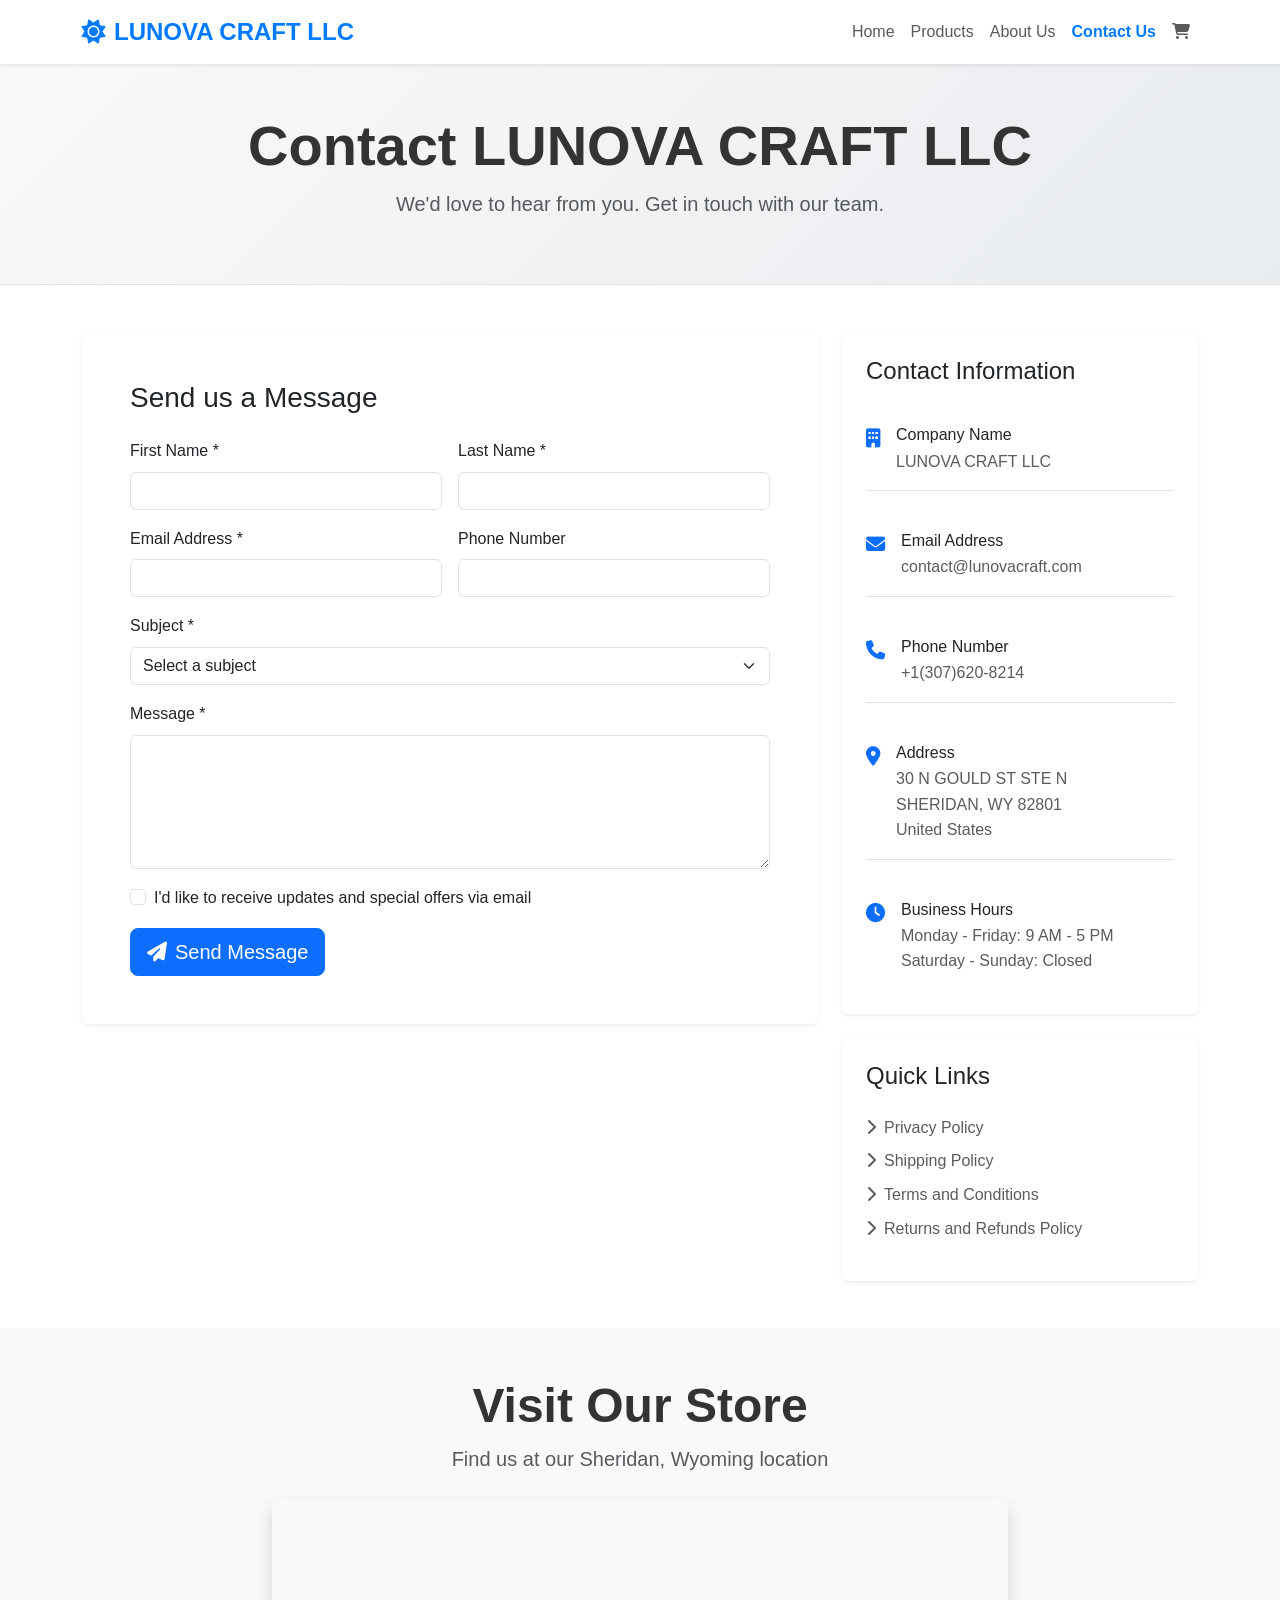
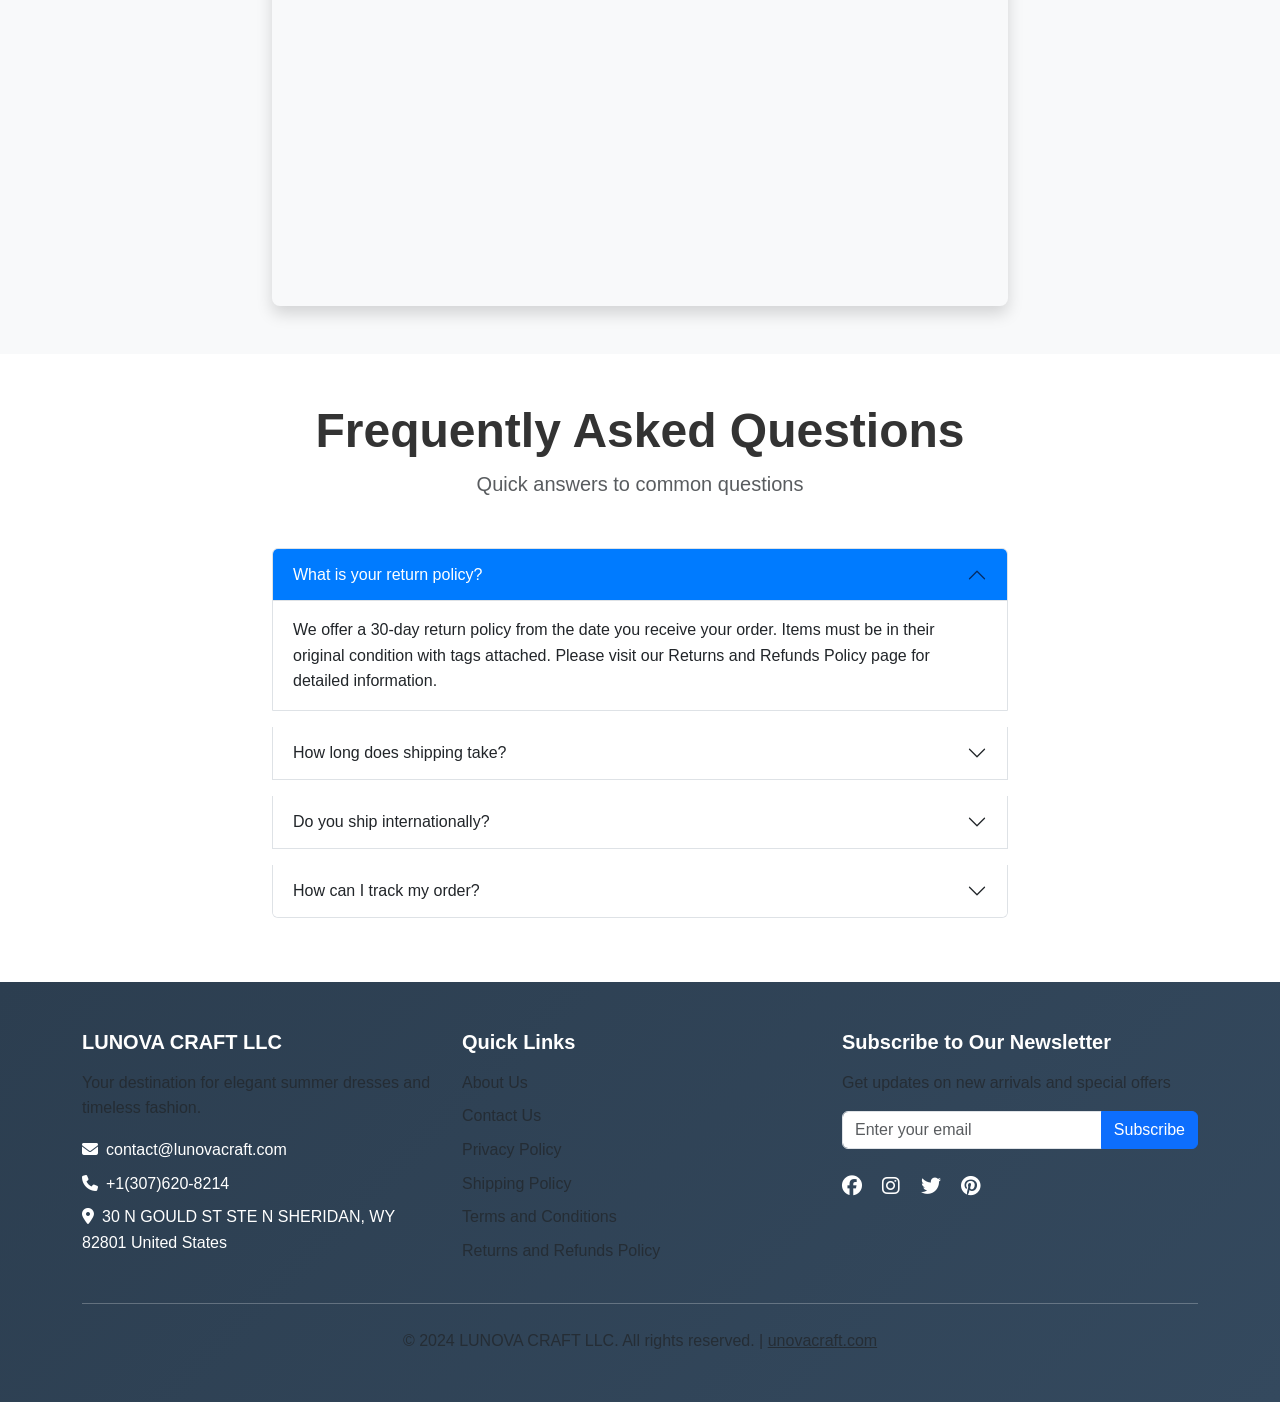
<file: contact.html>
<!DOCTYPE html>
<html lang="en">
<head>
    <meta charset="UTF-8">
    <meta name="viewport" content="width=device-width, initial-scale=1.0">
    <title>Contact Us - LUNOVA CRAFT LLC</title>
    <link href="https://cdn.jsdelivr.net/npm/bootstrap@5.3.0/dist/css/bootstrap.min.css" rel="stylesheet">
    <link rel="stylesheet" href="https://cdnjs.cloudflare.com/ajax/libs/font-awesome/6.4.0/css/all.min.css">
    <link rel="stylesheet" href="styles.css">
</head>
<body>
    <!-- Navigation -->
    <nav class="navbar navbar-expand-lg navbar-light bg-white shadow-sm sticky-top">
        <div class="container">
            <a class="navbar-brand fw-bold text-primary" href="index.html">
                <i class="fas fa-sun me-2"></i>LUNOVA CRAFT LLC
            </a>
            <button class="navbar-toggler" type="button" data-bs-toggle="collapse" data-bs-target="#navbarNav">
                <span class="navbar-toggler-icon"></span>
            </button>
            <div class="collapse navbar-collapse" id="navbarNav">
                <ul class="navbar-nav ms-auto">
                    <li class="nav-item">
                        <a class="nav-link" href="index.html">Home</a>
                    </li>
                    <li class="nav-item">
                        <a class="nav-link" href="products.html">Products</a>
                    </li>
                    <li class="nav-item">
                        <a class="nav-link" href="about.html">About Us</a>
                    </li>
                    <li class="nav-item">
                        <a class="nav-link active" href="contact.html">Contact Us</a>
                    </li>
                    <li class="nav-item">
                        <a class="nav-link position-relative" href="cart.html">
                            <i class="fas fa-shopping-cart"></i>
                            <span class="position-absolute top-0 start-100 translate-middle badge rounded-pill bg-danger cart-count">0</span>
                        </a>
                    </li>
                </ul>
            </div>
        </div>
    </nav>

    <!-- Page Header -->
    <section class="page-header py-5 bg-light">
        <div class="container">
            <div class="text-center">
                <h1 class="display-4 fw-bold">Contact LUNOVA CRAFT LLC</h1>
                <p class="lead text-muted">We'd love to hear from you. Get in touch with our team.</p>
            </div>
        </div>
    </section>

    <!-- Contact Content -->
    <section class="py-5">
        <div class="container">
            <div class="row">
                <!-- Contact Form -->
                <div class="col-lg-8 mb-4">
                    <div class="card border-0 shadow-sm">
                        <div class="card-body p-5">
                            <h3 class="mb-4">Send us a Message</h3>
                            <form id="contact-form">
                                <div class="row g-3">
                                    <div class="col-md-6">
                                        <label for="firstName" class="form-label">First Name *</label>
                                        <input type="text" class="form-control" id="firstName" required>
                                    </div>
                                    <div class="col-md-6">
                                        <label for="lastName" class="form-label">Last Name *</label>
                                        <input type="text" class="form-control" id="lastName" required>
                                    </div>
                                    <div class="col-md-6">
                                        <label for="email" class="form-label">Email Address *</label>
                                        <input type="email" class="form-control" id="email" required>
                                    </div>
                                    <div class="col-md-6">
                                        <label for="phone" class="form-label">Phone Number</label>
                                        <input type="tel" class="form-control" id="phone">
                                    </div>
                                    <div class="col-12">
                                        <label for="subject" class="form-label">Subject *</label>
                                        <select class="form-select" id="subject" required>
                                            <option value="">Select a subject</option>
                                            <option value="general">General Inquiry</option>
                                            <option value="order">Order Status</option>
                                            <option value="return">Return/Exchange</option>
                                            <option value="product">Product Information</option>
                                            <option value="partnership">Partnership Opportunities</option>
                                            <option value="other">Other</option>
                                        </select>
                                    </div>
                                    <div class="col-12">
                                        <label for="message" class="form-label">Message *</label>
                                        <textarea class="form-control" id="message" rows="5" required></textarea>
                                    </div>
                                    <div class="col-12">
                                        <div class="form-check">
                                            <input class="form-check-input" type="checkbox" id="newsletter">
                                            <label class="form-check-label" for="newsletter">
                                                I'd like to receive updates and special offers via email
                                            </label>
                                        </div>
                                    </div>
                                    <div class="col-12">
                                        <button type="submit" class="btn btn-primary btn-lg">
                                            <i class="fas fa-paper-plane me-2"></i>Send Message
                                        </button>
                                    </div>
                                </div>
                            </form>
                        </div>
                    </div>
                </div>

                <!-- Contact Information -->
                <div class="col-lg-4">
                    <div class="card border-0 shadow-sm mb-4">
                        <div class="card-body p-4">
                            <h4 class="mb-4">Contact Information</h4>
                            
                            <div class="contact-item mb-4">
                                <div class="d-flex align-items-start">
                                    <i class="fas fa-building text-primary me-3 mt-1"></i>
                                    <div>
                                        <h6 class="mb-1">Company Name</h6>
                                        <p class="text-muted mb-0">LUNOVA CRAFT LLC</p>
                                    </div>
                                </div>
                            </div>

                            <div class="contact-item mb-4">
                                <div class="d-flex align-items-start">
                                    <i class="fas fa-envelope text-primary me-3 mt-1"></i>
                                    <div>
                                        <h6 class="mb-1">Email Address</h6>
                                        <p class="text-muted mb-0">contact@lunovacraft.com</p>
                                    </div>
                                </div>
                            </div>

                            <div class="contact-item mb-4">
                                <div class="d-flex align-items-start">
                                    <i class="fas fa-phone text-primary me-3 mt-1"></i>
                                    <div>
                                        <h6 class="mb-1">Phone Number</h6>
                                        <p class="text-muted mb-0">+1(307)620-8214</p>
                                    </div>
                                </div>
                            </div>

                            <div class="contact-item mb-4">
                                <div class="d-flex align-items-start">
                                    <i class="fas fa-map-marker-alt text-primary me-3 mt-1"></i>
                                    <div>
                                        <h6 class="mb-1">Address</h6>
                                        <p class="text-muted mb-0">30 N GOULD ST STE N<br>SHERIDAN, WY 82801<br>United States</p>
                                    </div>
                                </div>
                            </div>

                            <div class="contact-item">
                                <div class="d-flex align-items-start">
                                    <i class="fas fa-clock text-primary me-3 mt-1"></i>
                                    <div>
                                        <h6 class="mb-1">Business Hours</h6>
                                        <p class="text-muted mb-0">Monday - Friday: 9 AM - 5 PM<br>Saturday - Sunday: Closed</p>
                                    </div>
                                </div>
                            </div>
                        </div>
                    </div>

                    <!-- Quick Links -->
                    <div class="card border-0 shadow-sm">
                        <div class="card-body p-4">
                            <h4 class="mb-4">Quick Links</h4>
                            <ul class="list-unstyled">
                                <li class="mb-2">
                                    <a href="privacy.html" class="text-decoration-none text-muted">
                                        <i class="fas fa-chevron-right me-2"></i>Privacy Policy
                                    </a>
                                </li>
                                <li class="mb-2">
                                    <a href="shipping.html" class="text-decoration-none text-muted">
                                        <i class="fas fa-chevron-right me-2"></i>Shipping Policy
                                    </a>
                                </li>
                                <li class="mb-2">
                                    <a href="terms.html" class="text-decoration-none text-muted">
                                        <i class="fas fa-chevron-right me-2"></i>Terms and Conditions
                                    </a>
                                </li>
                                <li class="mb-2">
                                    <a href="returns.html" class="text-decoration-none text-muted">
                                        <i class="fas fa-chevron-right me-2"></i>Returns and Refunds Policy
                                    </a>
                                </li>
                            </ul>
                        </div>
                    </div>
                </div>
            </div>
        </div>
    </section>

    <!-- Map Section -->
    <section class="py-5 bg-light">
        <div class="container">
            <div class="text-center mb-4">
                <h3 class="display-5 fw-bold">Visit Our Store</h3>
                <p class="lead text-muted">Find us at our Sheridan, Wyoming location</p>
            </div>
            <div class="row">
                <div class="col-lg-8 mx-auto">
                    <div class="map-container rounded-3 overflow-hidden shadow">
                        <iframe 
                            src="https://www.google.com/maps/embed?pb=!1m18!1m12!1m3!1d2859.8432793148597!2d-106.95574168456042!3d44.79978497909803!2m3!1f0!2f0!3f0!3m2!1i1024!2i768!4f13.1!3m3!1m2!1s0x8768b7c5f5c5c5c5%3A0x5c5c5c5c5c5c5c5!2s30%20N%20Gould%20St%20Ste%20N%2C%20Sheridan%2C%20WY%2082801%2C%20USA!5e0!3m2!1sen!2sus!4v1234567890"
                            width="100%" 
                            height="400" 
                            style="border:0;" 
                            allowfullscreen="" 
                            loading="lazy">
                        </iframe>
                    </div>
                </div>
            </div>
        </div>
    </section>

    <!-- FAQ Section -->
    <section class="py-5">
        <div class="container">
            <div class="text-center mb-5">
                <h3 class="display-5 fw-bold">Frequently Asked Questions</h3>
                <p class="lead text-muted">Quick answers to common questions</p>
            </div>
            <div class="row">
                <div class="col-lg-8 mx-auto">
                    <div class="accordion" id="faqAccordion">
                        <div class="accordion-item mb-3">
                            <h2 class="accordion-header">
                                <button class="accordion-button" type="button" data-bs-toggle="collapse" data-bs-target="#faq1">
                                    What is your return policy?
                                </button>
                            </h2>
                            <div id="faq1" class="accordion-collapse collapse show" data-bs-parent="#faqAccordion">
                                <div class="accordion-body">
                                    We offer a 30-day return policy from the date you receive your order. Items must be in their original condition with tags attached. Please visit our Returns and Refunds Policy page for detailed information.
                                </div>
                            </div>
                        </div>
                        <div class="accordion-item mb-3">
                            <h2 class="accordion-header">
                                <button class="accordion-button collapsed" type="button" data-bs-toggle="collapse" data-bs-target="#faq2">
                                    How long does shipping take?
                                </button>
                            </h2>
                            <div id="faq2" class="accordion-collapse collapse" data-bs-parent="#faqAccordion">
                                <div class="accordion-body">
                                    Standard shipping takes 5-7 business days. We also offer expedited shipping options at checkout for faster delivery. Orders are processed within 1-3 business days.
                                </div>
                            </div>
                        </div>
                        <div class="accordion-item mb-3">
                            <h2 class="accordion-header">
                                <button class="accordion-button collapsed" type="button" data-bs-toggle="collapse" data-bs-target="#faq3">
                                    Do you ship internationally?
                                </button>
                            </h2>
                            <div id="faq3" class="accordion-collapse collapse" data-bs-parent="#faqAccordion">
                                <div class="accordion-body">
                                    Yes, we ship to over 15 countries worldwide. International shipping rates and delivery times vary by destination. Please contact us for specific international shipping information.
                                </div>
                            </div>
                        </div>
                        <div class="accordion-item mb-3">
                            <h2 class="accordion-header">
                                <button class="accordion-button collapsed" type="button" data-bs-toggle="collapse" data-bs-target="#faq4">
                                    How can I track my order?
                                </button>
                            </h2>
                            <div id="faq4" class="accordion-collapse collapse" data-bs-parent="#faqAccordion">
                                <div class="accordion-body">
                                    Once your order ships, you'll receive a tracking number via email. You can use this number to track your package on our website or the carrier's website.
                                </div>
                            </div>
                        </div>
                    </div>
                </div>
            </div>
        </div>
    </section>

    <!-- Footer -->
    <footer class="bg-dark text-white py-5">
        <div class="container">
            <div class="row g-4">
                <div class="col-lg-4">
                    <h5 class="mb-3">LUNOVA CRAFT LLC</h5>
                    <p class="text-muted">Your destination for elegant summer dresses and timeless fashion.</p>
                    <div class="contact-info">
                        <p class="mb-2"><i class="fas fa-envelope me-2"></i>contact@lunovacraft.com</p>
                        <p class="mb-2"><i class="fas fa-phone me-2"></i>+1(307)620-8214</p>
                        <p class="mb-2"><i class="fas fa-map-marker-alt me-2"></i>30 N GOULD ST STE N SHERIDAN, WY 82801 United States</p>
                    </div>
                </div>
                <div class="col-lg-4">
                    <h5 class="mb-3">Quick Links</h5>
                    <ul class="list-unstyled">
                        <li class="mb-2"><a href="about.html" class="text-muted text-decoration-none">About Us</a></li>
                        <li class="mb-2"><a href="contact.html" class="text-muted text-decoration-none">Contact Us</a></li>
                        <li class="mb-2"><a href="privacy.html" class="text-muted text-decoration-none">Privacy Policy</a></li>
                        <li class="mb-2"><a href="shipping.html" class="text-muted text-decoration-none">Shipping Policy</a></li>
                        <li class="mb-2"><a href="terms.html" class="text-muted text-decoration-none">Terms and Conditions</a></li>
                        <li class="mb-2"><a href="returns.html" class="text-muted text-decoration-none">Returns and Refunds Policy</a></li>
                    </ul>
                </div>
                <div class="col-lg-4">
                    <h5 class="mb-3">Subscribe to Our Newsletter</h5>
                    <p class="text-muted mb-3">Get updates on new arrivals and special offers</p>
                    <form class="subscribe-form">
                        <div class="input-group">
                            <input type="email" class="form-control" placeholder="Enter your email" required>
                            <button class="btn btn-primary" type="submit">Subscribe</button>
                        </div>
                    </form>
                    <div class="social-links mt-4">
                        <a href="#" class="text-white me-3"><i class="fab fa-facebook fa-lg"></i></a>
                        <a href="#" class="text-white me-3"><i class="fab fa-instagram fa-lg"></i></a>
                        <a href="#" class="text-white me-3"><i class="fab fa-twitter fa-lg"></i></a>
                        <a href="#" class="text-white"><i class="fab fa-pinterest fa-lg"></i></a>
                    </div>
                </div>
            </div>
            <hr class="my-4 bg-secondary">
            <div class="text-center">
                <p class="mb-0 text-muted">&copy; 2024 LUNOVA CRAFT LLC. All rights reserved. | <a href="#" class="text-muted">unovacraft.com</a></p>
            </div>
        </div>
    </footer>

    <script src="https://cdn.jsdelivr.net/npm/bootstrap@5.3.0/dist/js/bootstrap.bundle.min.js"></script>
    <script src="script.js"></script>
</body>
</html>
</file>
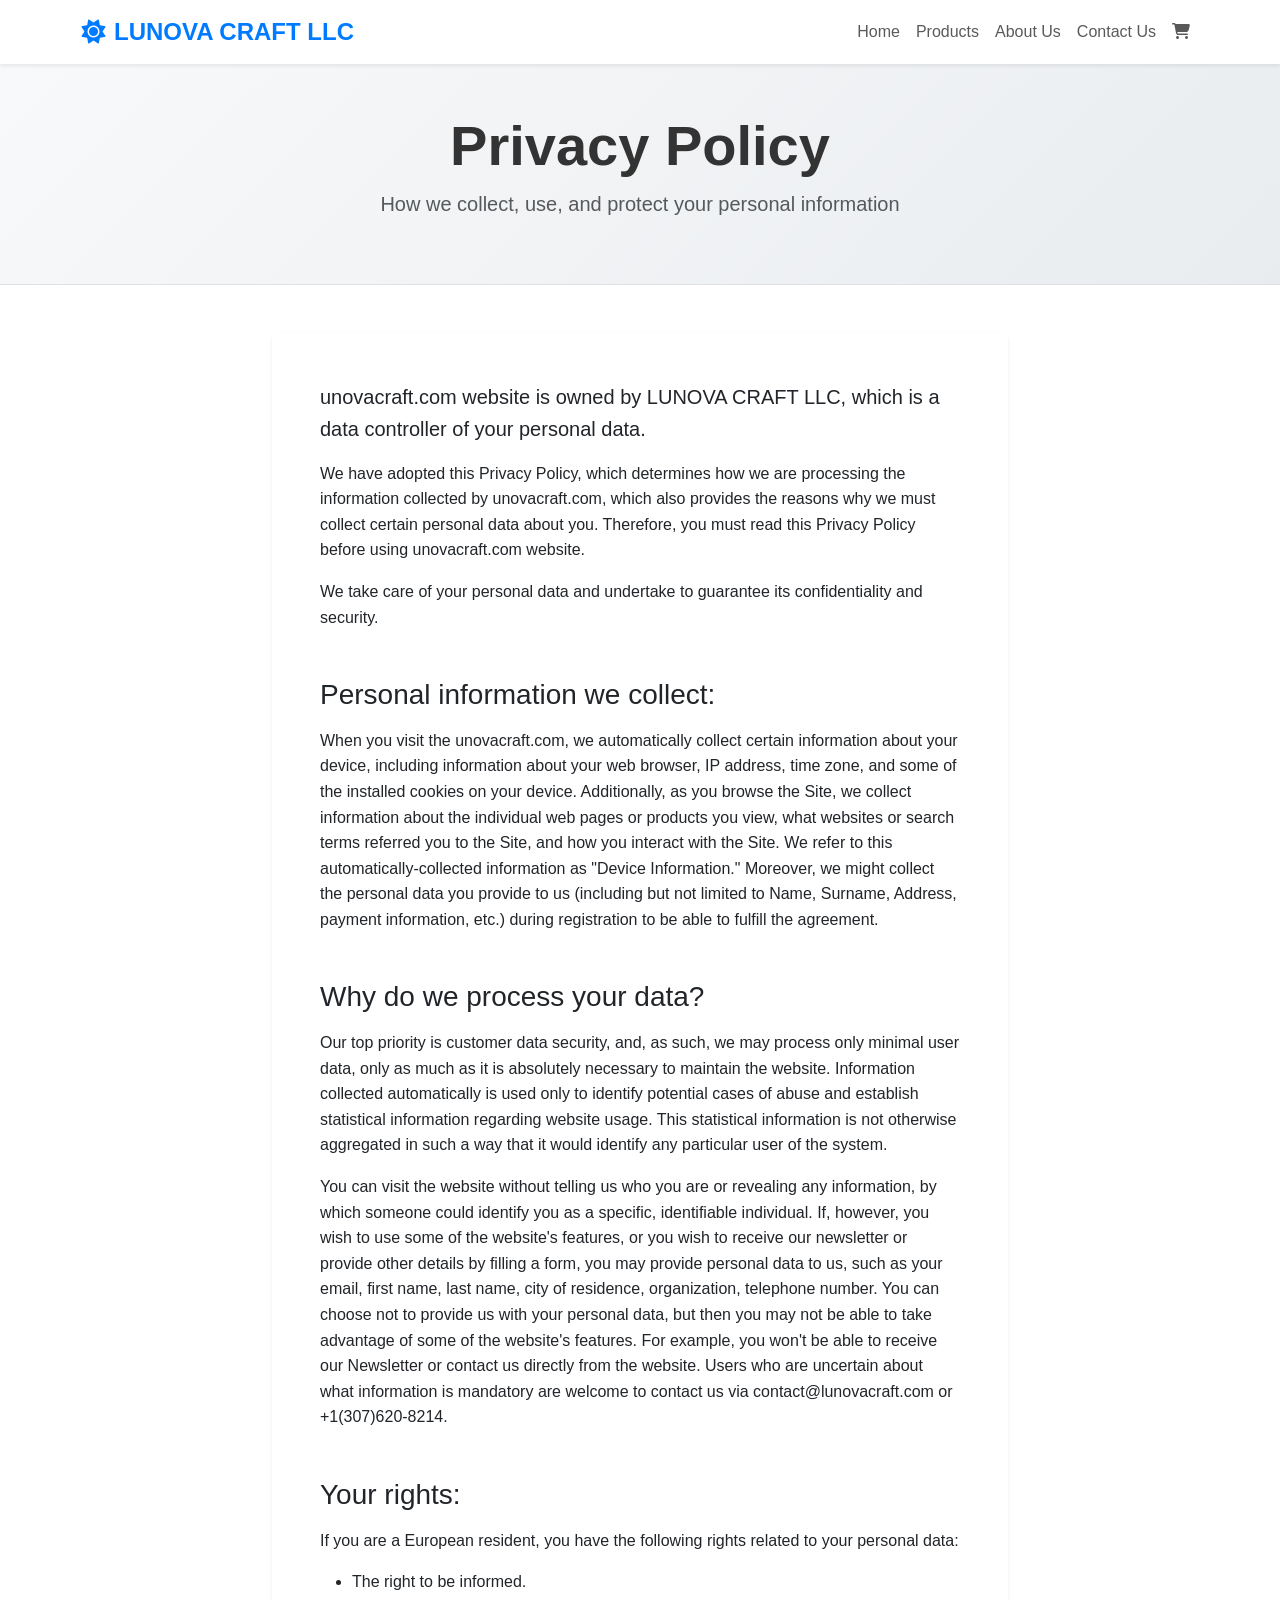
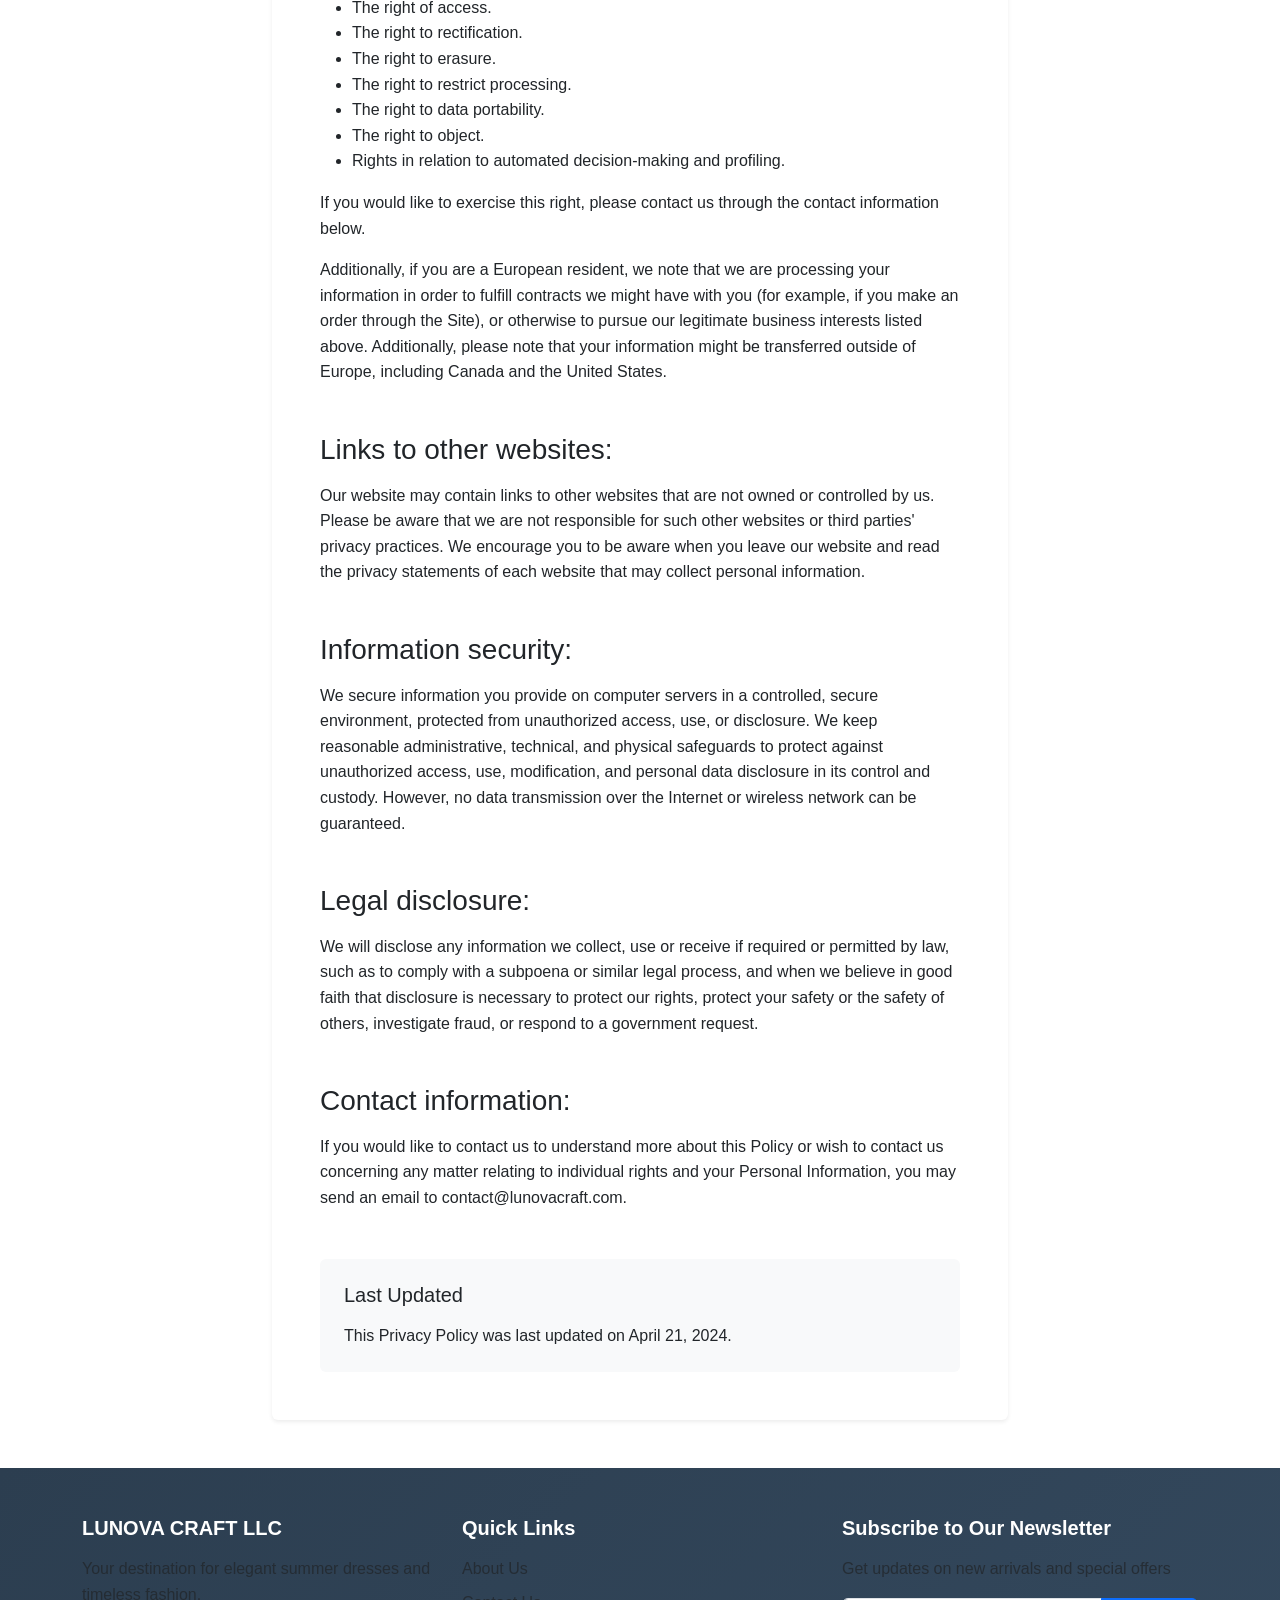
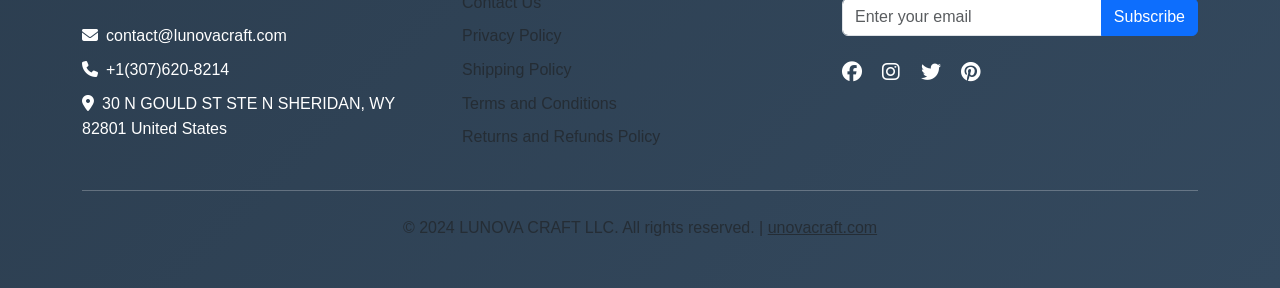
<file: privacy.html>
<!DOCTYPE html>
<html lang="en">
<head>
    <meta charset="UTF-8">
    <meta name="viewport" content="width=device-width, initial-scale=1.0">
    <title>Privacy Policy - LUNOVA CRAFT LLC</title>
    <link href="https://cdn.jsdelivr.net/npm/bootstrap@5.3.0/dist/css/bootstrap.min.css" rel="stylesheet">
    <link rel="stylesheet" href="https://cdnjs.cloudflare.com/ajax/libs/font-awesome/6.4.0/css/all.min.css">
    <link rel="stylesheet" href="styles.css">
</head>
<body>
    <!-- Navigation -->
    <nav class="navbar navbar-expand-lg navbar-light bg-white shadow-sm sticky-top">
        <div class="container">
            <a class="navbar-brand fw-bold text-primary" href="index.html">
                <i class="fas fa-sun me-2"></i>LUNOVA CRAFT LLC
            </a>
            <button class="navbar-toggler" type="button" data-bs-toggle="collapse" data-bs-target="#navbarNav">
                <span class="navbar-toggler-icon"></span>
            </button>
            <div class="collapse navbar-collapse" id="navbarNav">
                <ul class="navbar-nav ms-auto">
                    <li class="nav-item">
                        <a class="nav-link" href="index.html">Home</a>
                    </li>
                    <li class="nav-item">
                        <a class="nav-link" href="products.html">Products</a>
                    </li>
                    <li class="nav-item">
                        <a class="nav-link" href="about.html">About Us</a>
                    </li>
                    <li class="nav-item">
                        <a class="nav-link" href="contact.html">Contact Us</a>
                    </li>
                    <li class="nav-item">
                        <a class="nav-link position-relative" href="cart.html">
                            <i class="fas fa-shopping-cart"></i>
                            <span class="position-absolute top-0 start-100 translate-middle badge rounded-pill bg-danger cart-count">0</span>
                        </a>
                    </li>
                </ul>
            </div>
        </div>
    </nav>

    <!-- Page Header -->
    <section class="page-header py-5 bg-light">
        <div class="container">
            <div class="text-center">
                <h1 class="display-4 fw-bold">Privacy Policy</h1>
                <p class="lead text-muted">How we collect, use, and protect your personal information</p>
            </div>
        </div>
    </section>

    <!-- Privacy Policy Content -->
    <section class="py-5">
        <div class="container">
            <div class="row">
                <div class="col-lg-8 mx-auto">
                    <div class="card border-0 shadow-sm">
                        <div class="card-body p-5">
                            <div class="privacy-content">
                                <p class="lead">unovacraft.com website is owned by LUNOVA CRAFT LLC, which is a data controller of your personal data.</p>
                                
                                <p>We have adopted this Privacy Policy, which determines how we are processing the information collected by unovacraft.com, which also provides the reasons why we must collect certain personal data about you. Therefore, you must read this Privacy Policy before using unovacraft.com website.</p>
                                
                                <p>We take care of your personal data and undertake to guarantee its confidentiality and security.</p>

                                <h3 class="mt-5 mb-3">Personal information we collect:</h3>
                                <p>When you visit the unovacraft.com, we automatically collect certain information about your device, including information about your web browser, IP address, time zone, and some of the installed cookies on your device. Additionally, as you browse the Site, we collect information about the individual web pages or products you view, what websites or search terms referred you to the Site, and how you interact with the Site. We refer to this automatically-collected information as "Device Information." Moreover, we might collect the personal data you provide to us (including but not limited to Name, Surname, Address, payment information, etc.) during registration to be able to fulfill the agreement.</p>

                                <h3 class="mt-5 mb-3">Why do we process your data?</h3>
                                <p>Our top priority is customer data security, and, as such, we may process only minimal user data, only as much as it is absolutely necessary to maintain the website. Information collected automatically is used only to identify potential cases of abuse and establish statistical information regarding website usage. This statistical information is not otherwise aggregated in such a way that it would identify any particular user of the system.</p>
                                
                                <p>You can visit the website without telling us who you are or revealing any information, by which someone could identify you as a specific, identifiable individual. If, however, you wish to use some of the website's features, or you wish to receive our newsletter or provide other details by filling a form, you may provide personal data to us, such as your email, first name, last name, city of residence, organization, telephone number. You can choose not to provide us with your personal data, but then you may not be able to take advantage of some of the website's features. For example, you won't be able to receive our Newsletter or contact us directly from the website. Users who are uncertain about what information is mandatory are welcome to contact us via contact@lunovacraft.com or +1(307)620-8214.</p>

                                <h3 class="mt-5 mb-3">Your rights:</h3>
                                <p>If you are a European resident, you have the following rights related to your personal data:</p>
                                <ul>
                                    <li>The right to be informed.</li>
                                    <li>The right of access.</li>
                                    <li>The right to rectification.</li>
                                    <li>The right to erasure.</li>
                                    <li>The right to restrict processing.</li>
                                    <li>The right to data portability.</li>
                                    <li>The right to object.</li>
                                    <li>Rights in relation to automated decision-making and profiling.</li>
                                </ul>
                                
                                <p>If you would like to exercise this right, please contact us through the contact information below.</p>
                                
                                <p>Additionally, if you are a European resident, we note that we are processing your information in order to fulfill contracts we might have with you (for example, if you make an order through the Site), or otherwise to pursue our legitimate business interests listed above. Additionally, please note that your information might be transferred outside of Europe, including Canada and the United States.</p>

                                <h3 class="mt-5 mb-3">Links to other websites:</h3>
                                <p>Our website may contain links to other websites that are not owned or controlled by us. Please be aware that we are not responsible for such other websites or third parties' privacy practices. We encourage you to be aware when you leave our website and read the privacy statements of each website that may collect personal information.</p>

                                <h3 class="mt-5 mb-3">Information security:</h3>
                                <p>We secure information you provide on computer servers in a controlled, secure environment, protected from unauthorized access, use, or disclosure. We keep reasonable administrative, technical, and physical safeguards to protect against unauthorized access, use, modification, and personal data disclosure in its control and custody. However, no data transmission over the Internet or wireless network can be guaranteed.</p>

                                <h3 class="mt-5 mb-3">Legal disclosure:</h3>
                                <p>We will disclose any information we collect, use or receive if required or permitted by law, such as to comply with a subpoena or similar legal process, and when we believe in good faith that disclosure is necessary to protect our rights, protect your safety or the safety of others, investigate fraud, or respond to a government request.</p>

                                <h3 class="mt-5 mb-3">Contact information:</h3>
                                <p>If you would like to contact us to understand more about this Policy or wish to contact us concerning any matter relating to individual rights and your Personal Information, you may send an email to contact@lunovacraft.com.</p>

                                <div class="mt-5 p-4 bg-light rounded">
                                    <h5 class="mb-3">Last Updated</h5>
                                    <p class="mb-0">This Privacy Policy was last updated on April 21, 2024.</p>
                                </div>
                            </div>
                        </div>
                    </div>
                </div>
            </div>
        </div>
    </section>

    <!-- Footer -->
    <footer class="bg-dark text-white py-5">
        <div class="container">
            <div class="row g-4">
                <div class="col-lg-4">
                    <h5 class="mb-3">LUNOVA CRAFT LLC</h5>
                    <p class="text-muted">Your destination for elegant summer dresses and timeless fashion.</p>
                    <div class="contact-info">
                        <p class="mb-2"><i class="fas fa-envelope me-2"></i>contact@lunovacraft.com</p>
                        <p class="mb-2"><i class="fas fa-phone me-2"></i>+1(307)620-8214</p>
                        <p class="mb-2"><i class="fas fa-map-marker-alt me-2"></i>30 N GOULD ST STE N SHERIDAN, WY 82801 United States</p>
                    </div>
                </div>
                <div class="col-lg-4">
                    <h5 class="mb-3">Quick Links</h5>
                    <ul class="list-unstyled">
                        <li class="mb-2"><a href="about.html" class="text-muted text-decoration-none">About Us</a></li>
                        <li class="mb-2"><a href="contact.html" class="text-muted text-decoration-none">Contact Us</a></li>
                        <li class="mb-2"><a href="privacy.html" class="text-muted text-decoration-none">Privacy Policy</a></li>
                        <li class="mb-2"><a href="shipping.html" class="text-muted text-decoration-none">Shipping Policy</a></li>
                        <li class="mb-2"><a href="terms.html" class="text-muted text-decoration-none">Terms and Conditions</a></li>
                        <li class="mb-2"><a href="returns.html" class="text-muted text-decoration-none">Returns and Refunds Policy</a></li>
                    </ul>
                </div>
                <div class="col-lg-4">
                    <h5 class="mb-3">Subscribe to Our Newsletter</h5>
                    <p class="text-muted mb-3">Get updates on new arrivals and special offers</p>
                    <form class="subscribe-form">
                        <div class="input-group">
                            <input type="email" class="form-control" placeholder="Enter your email" required>
                            <button class="btn btn-primary" type="submit">Subscribe</button>
                        </div>
                    </form>
                    <div class="social-links mt-4">
                        <a href="#" class="text-white me-3"><i class="fab fa-facebook fa-lg"></i></a>
                        <a href="#" class="text-white me-3"><i class="fab fa-instagram fa-lg"></i></a>
                        <a href="#" class="text-white me-3"><i class="fab fa-twitter fa-lg"></i></a>
                        <a href="#" class="text-white"><i class="fab fa-pinterest fa-lg"></i></a>
                    </div>
                </div>
            </div>
            <hr class="my-4 bg-secondary">
            <div class="text-center">
                <p class="mb-0 text-muted">&copy; 2024 LUNOVA CRAFT LLC. All rights reserved. | <a href="#" class="text-muted">unovacraft.com</a></p>
            </div>
        </div>
    </footer>

    <script src="https://cdn.jsdelivr.net/npm/bootstrap@5.3.0/dist/js/bootstrap.bundle.min.js"></script>
    <script src="script.js"></script>
</body>
</html>
</file>
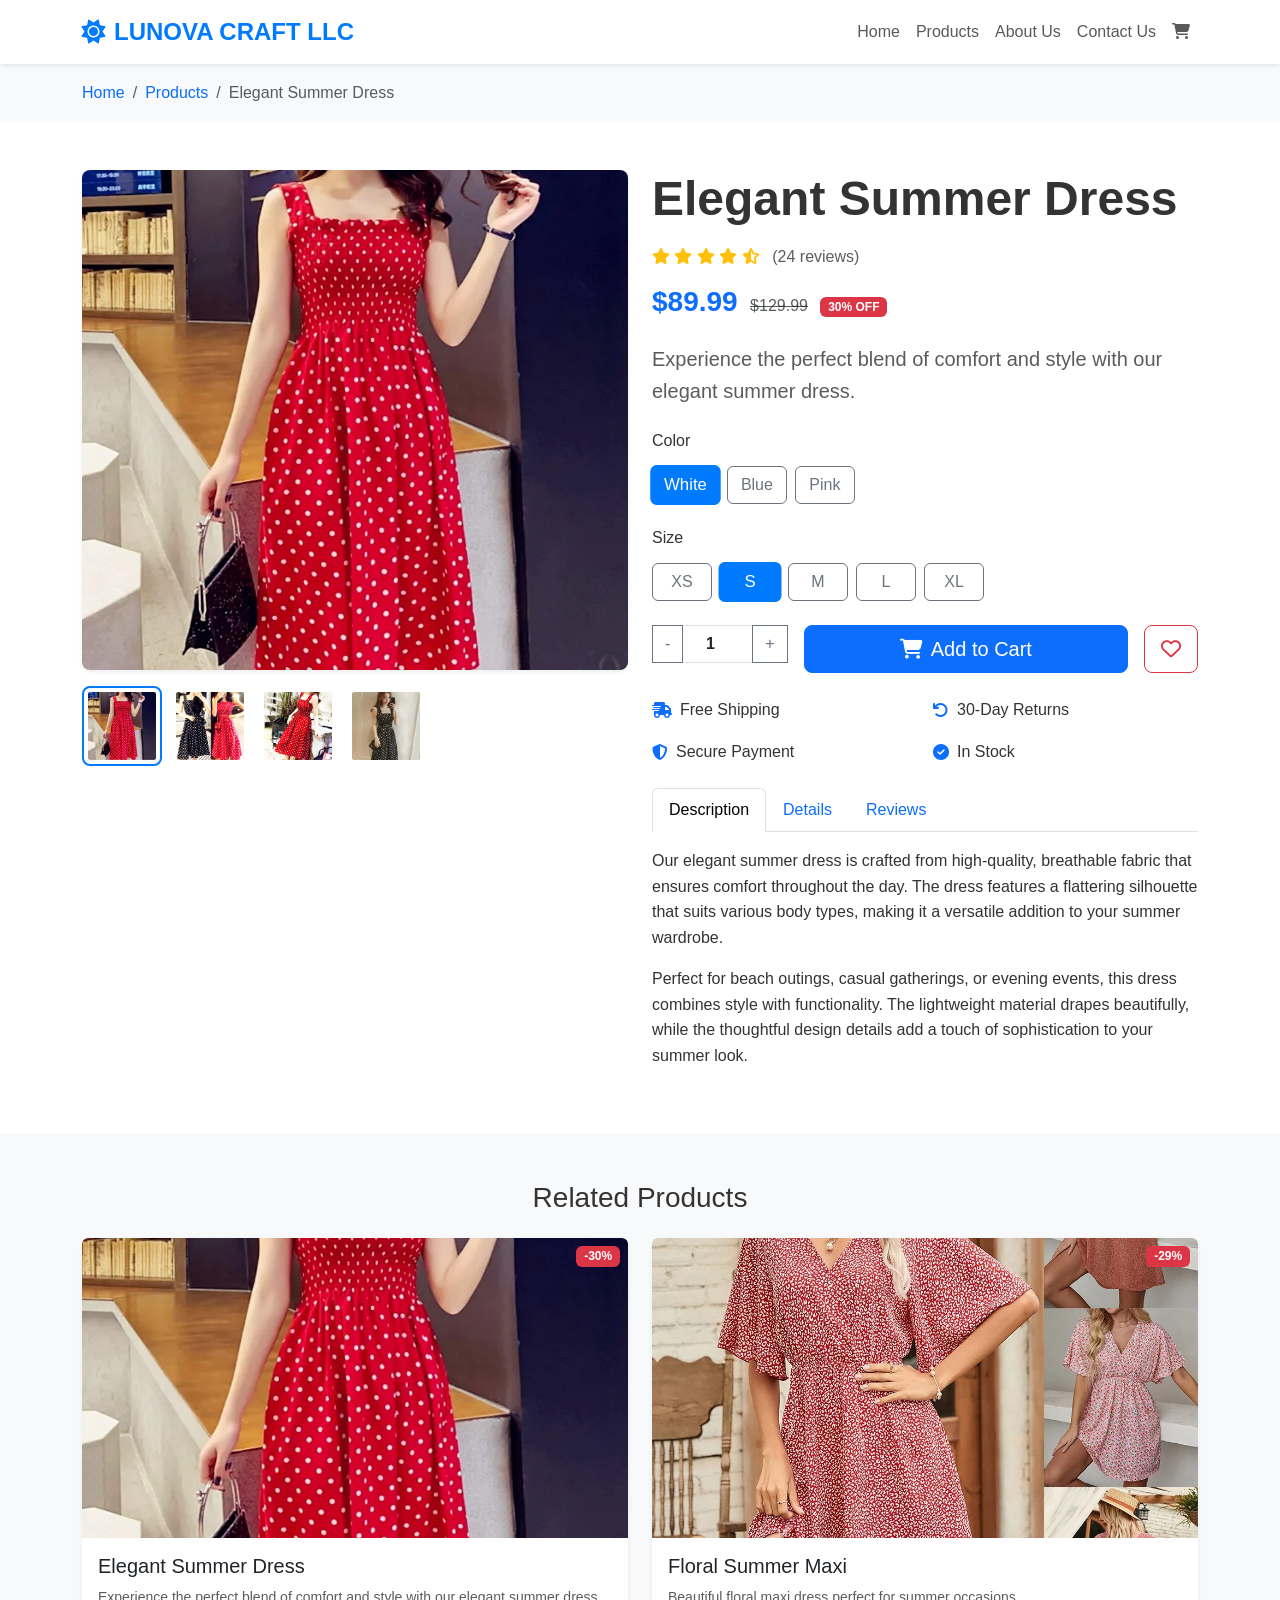
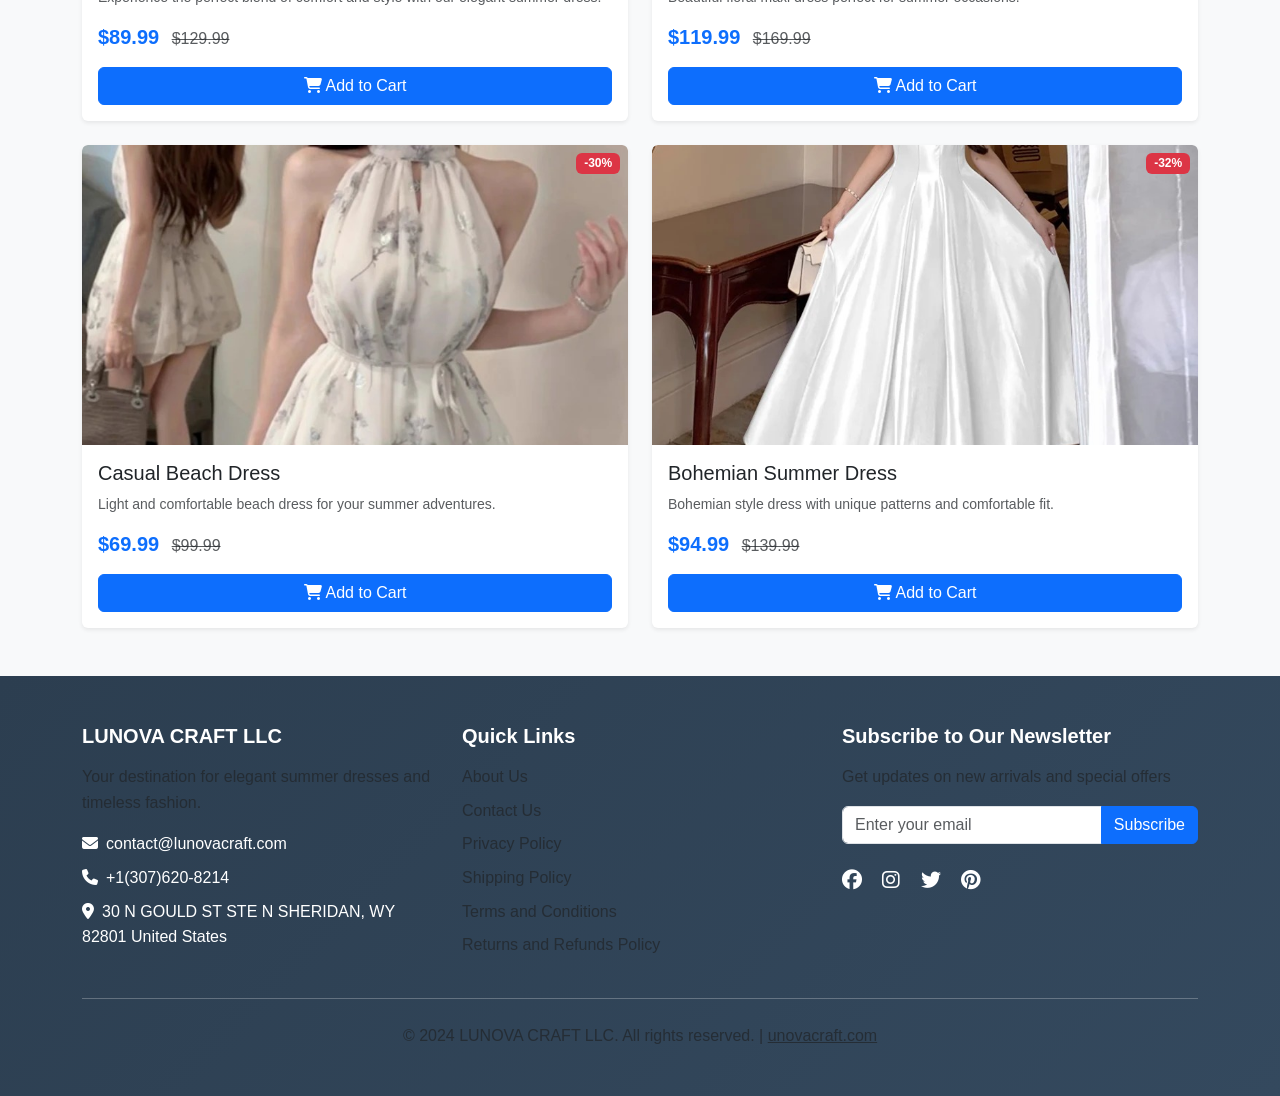
<file: product-detail.html>
<!DOCTYPE html>
<html lang="en">
<head>
    <meta charset="UTF-8">
    <meta name="viewport" content="width=device-width, initial-scale=1.0">
    <title>Product Detail - LUNOVA CRAFT LLC</title>
    <link href="https://cdn.jsdelivr.net/npm/bootstrap@5.3.0/dist/css/bootstrap.min.css" rel="stylesheet">
    <link rel="stylesheet" href="https://cdnjs.cloudflare.com/ajax/libs/font-awesome/6.4.0/css/all.min.css">
    <link rel="stylesheet" href="styles.css">
</head>
<body>
    <!-- Navigation -->
    <nav class="navbar navbar-expand-lg navbar-light bg-white shadow-sm sticky-top">
        <div class="container">
            <a class="navbar-brand fw-bold text-primary" href="index.html">
                <i class="fas fa-sun me-2"></i>LUNOVA CRAFT LLC
            </a>
            <button class="navbar-toggler" type="button" data-bs-toggle="collapse" data-bs-target="#navbarNav">
                <span class="navbar-toggler-icon"></span>
            </button>
            <div class="collapse navbar-collapse" id="navbarNav">
                <ul class="navbar-nav ms-auto">
                    <li class="nav-item">
                        <a class="nav-link" href="index.html">Home</a>
                    </li>
                    <li class="nav-item">
                        <a class="nav-link" href="products.html">Products</a>
                    </li>
                    <li class="nav-item">
                        <a class="nav-link" href="about.html">About Us</a></li>
                    <li class="nav-item">
                        <a class="nav-link" href="contact.html">Contact Us</a>
                    </li>
                    <li class="nav-item">
                        <a class="nav-link position-relative" href="cart.html">
                            <i class="fas fa-shopping-cart"></i>
                            <span class="position-absolute top-0 start-100 translate-middle badge rounded-pill bg-danger cart-count">0</span>
                        </a>
                    </li>
                </ul>
            </div>
        </div>
    </nav>

    <!-- Breadcrumb -->
    <section class="py-3 bg-light">
        <div class="container">
            <nav aria-label="breadcrumb">
                <ol class="breadcrumb mb-0">
                    <li class="breadcrumb-item"><a href="index.html" class="text-decoration-none">Home</a></li>
                    <li class="breadcrumb-item"><a href="products.html" class="text-decoration-none">Products</a></li>
                    <li class="breadcrumb-item active" id="breadcrumb-product">Summer Dress</li>
                </ol>
            </nav>
        </div>
    </section>

    <!-- Product Detail Section -->
    <section class="py-5">
        <div class="container">
            <div class="row">
                <!-- Product Images -->
                <div class="col-lg-6 mb-4">
                    <div class="product-gallery">
                        <div class="main-image-container mb-3">
                            <img id="main-product-image" src="PRODUCT/1/main-image-1.jpeg" alt="Product" class="img-fluid rounded-3 shadow-sm">
                        </div>
                        <div class="thumbnail-images d-flex gap-2 overflow-auto" id="thumbnail-container">
                            <!-- Thumbnails will be dynamically loaded -->
                        </div>
                    </div>
                </div>

                <!-- Product Information -->
                <div class="col-lg-6">
                    <div class="product-info">
                        <h1 class="display-5 fw-bold mb-3" id="product-title">Elegant Summer Dress</h1>
                        <div class="rating mb-3">
                            <i class="fas fa-star text-warning"></i>
                            <i class="fas fa-star text-warning"></i>
                            <i class="fas fa-star text-warning"></i>
                            <i class="fas fa-star text-warning"></i>
                            <i class="fas fa-star-half-alt text-warning"></i>
                            <span class="text-muted ms-2">(24 reviews)</span>
                        </div>
                        
                        <div class="price-section mb-4">
                            <span class="h3 text-primary fw-bold" id="product-price">$89.99</span>
                            <span class="text-muted text-decoration-line-through ms-2" id="product-original-price">$129.99</span>
                            <span class="badge bg-danger ms-2">30% OFF</span>
                        </div>

                        <p class="lead text-muted mb-4" id="product-description">
                            Experience the perfect blend of comfort and style with our elegant summer dress. 
                            Made from premium breathable fabric, this dress is designed to keep you cool and 
                            fashionable during warm summer days.
                        </p>

                        <!-- Product Variants -->
                        <div class="mb-4">
                            <h6 class="mb-3">Color</h6>
                            <div class="color-options d-flex gap-2 mb-4" id="color-options">
                                <button class="btn btn-outline-secondary color-option active" data-color="white">White</button>
                                <button class="btn btn-outline-secondary color-option" data-color="blue">Blue</button>
                                <button class="btn btn-outline-secondary color-option" data-color="pink">Pink</button>
                            </div>
                        </div>

                        <div class="mb-4">
                            <h6 class="mb-3">Size</h6>
                            <div class="size-options d-flex gap-2 mb-4" id="size-options">
                                <button class="btn btn-outline-secondary size-option" data-size="XS">XS</button>
                                <button class="btn btn-outline-secondary size-option active" data-size="S">S</button>
                                <button class="btn btn-outline-secondary size-option" data-size="M">M</button>
                                <button class="btn btn-outline-secondary size-option" data-size="L">L</button>
                                <button class="btn btn-outline-secondary size-option" data-size="XL">XL</button>
                            </div>
                        </div>

                        <!-- Quantity and Add to Cart -->
                        <div class="d-flex gap-3 mb-4">
                            <div class="quantity-selector">
                                <div class="input-group">
                                    <button class="btn btn-outline-secondary" type="button" id="decrease-qty">-</button>
                                    <input type="number" class="form-control text-center" id="quantity" value="1" min="1" max="10">
                                    <button class="btn btn-outline-secondary" type="button" id="increase-qty">+</button>
                                </div>
                            </div>
                            <button class="btn btn-primary btn-lg flex-grow-1" id="add-to-cart-btn">
                                <i class="fas fa-shopping-cart me-2"></i>Add to Cart
                            </button>
                            <button class="btn btn-outline-danger btn-lg" id="wishlist-btn">
                                <i class="far fa-heart"></i>
                            </button>
                        </div>

                        <!-- Product Features -->
                        <div class="product-features mb-4">
                            <div class="row g-3">
                                <div class="col-6">
                                    <div class="d-flex align-items-center">
                                        <i class="fas fa-shipping-fast text-primary me-2"></i>
                                        <span>Free Shipping</span>
                                    </div>
                                </div>
                                <div class="col-6">
                                    <div class="d-flex align-items-center">
                                        <i class="fas fa-undo text-primary me-2"></i>
                                        <span>30-Day Returns</span>
                                    </div>
                                </div>
                                <div class="col-6">
                                    <div class="d-flex align-items-center">
                                        <i class="fas fa-shield-alt text-primary me-2"></i>
                                        <span>Secure Payment</span>
                                    </div>
                                </div>
                                <div class="col-6">
                                    <div class="d-flex align-items-center">
                                        <i class="fas fa-check-circle text-primary me-2"></i>
                                        <span>In Stock</span>
                                    </div>
                                </div>
                            </div>
                        </div>

                        <!-- Product Details Tabs -->
                        <div class="product-tabs">
                            <ul class="nav nav-tabs" id="productTabs" role="tablist">
                                <li class="nav-item" role="presentation">
                                    <button class="nav-link active" id="description-tab" data-bs-toggle="tab" data-bs-target="#description" type="button">Description</button>
                                </li>
                                <li class="nav-item" role="presentation">
                                    <button class="nav-link" id="details-tab" data-bs-toggle="tab" data-bs-target="#details" type="button">Details</button>
                                </li>
                                <li class="nav-item" role="presentation">
                                    <button class="nav-link" id="reviews-tab" data-bs-toggle="tab" data-bs-target="#reviews" type="button">Reviews</button>
                                </li>
                            </ul>
                            <div class="tab-content pt-3" id="productTabsContent">
                                <div class="tab-pane fade show active" id="description" role="tabpanel">
                                    <p>Our elegant summer dress is crafted from high-quality, breathable fabric that ensures comfort throughout the day. The dress features a flattering silhouette that suits various body types, making it a versatile addition to your summer wardrobe.</p>
                                    <p>Perfect for beach outings, casual gatherings, or evening events, this dress combines style with functionality. The lightweight material drapes beautifully, while the thoughtful design details add a touch of sophistication to your summer look.</p>
                                </div>
                                <div class="tab-pane fade" id="details" role="tabpanel">
                                    <ul class="list-unstyled">
                                        <li><strong>Material:</strong> 100% Cotton</li>
                                        <li><strong>Care:</strong> Machine washable</li>
                                        <li><strong>Origin:</strong> Made in USA</li>
                                        <li><strong>Season:</strong> Summer</li>
                                        <li><strong>Style:</strong> Casual/Elegant</li>
                                    </ul>
                                </div>
                                <div class="tab-pane fade" id="reviews" role="tabpanel">
                                    <div class="review-item mb-3">
                                        <div class="d-flex justify-content-between mb-2">
                                            <strong>Sarah Johnson</strong>
                                            <div class="text-warning">
                                                <i class="fas fa-star"></i>
                                                <i class="fas fa-star"></i>
                                                <i class="fas fa-star"></i>
                                                <i class="fas fa-star"></i>
                                                <i class="fas fa-star"></i>
                                            </div>
                                        </div>
                                        <p class="mb-1">Beautiful dress! Perfect fit and amazing quality.</p>
                                        <small class="text-muted">2 days ago</small>
                                    </div>
                                    <div class="review-item">
                                        <div class="d-flex justify-content-between mb-2">
                                            <strong>Emily Davis</strong>
                                            <div class="text-warning">
                                                <i class="fas fa-star"></i>
                                                <i class="fas fa-star"></i>
                                                <i class="fas fa-star"></i>
                                                <i class="fas fa-star"></i>
                                                <i class="far fa-star"></i>
                                            </div>
                                        </div>
                                        <p class="mb-1">Love this dress! Very comfortable and stylish.</p>
                                        <small class="text-muted">1 week ago</small>
                                    </div>
                                </div>
                            </div>
                        </div>
                    </div>
                </div>
            </div>
        </div>
    </section>

    <!-- Related Products -->
    <section class="py-5 bg-light">
        <div class="container">
            <h3 class="text-center mb-4">Related Products</h3>
            <div class="row g-4" id="related-products">
                <!-- Related products will be dynamically loaded -->
            </div>
        </div>
    </section>

    <!-- Footer -->
    <footer class="bg-dark text-white py-5">
        <div class="container">
            <div class="row g-4">
                <div class="col-lg-4">
                    <h5 class="mb-3">LUNOVA CRAFT LLC</h5>
                    <p class="text-muted">Your destination for elegant summer dresses and timeless fashion.</p>
                    <div class="contact-info">
                        <p class="mb-2"><i class="fas fa-envelope me-2"></i>contact@lunovacraft.com</p>
                        <p class="mb-2"><i class="fas fa-phone me-2"></i>+1(307)620-8214</p>
                        <p class="mb-2"><i class="fas fa-map-marker-alt me-2"></i>30 N GOULD ST STE N SHERIDAN, WY 82801 United States</p>
                    </div>
                </div>
                <div class="col-lg-4">
                    <h5 class="mb-3">Quick Links</h5>
                    <ul class="list-unstyled">
                        <li class="mb-2"><a href="about.html" class="text-muted text-decoration-none">About Us</a></li>
                        <li class="mb-2"><a href="contact.html" class="text-muted text-decoration-none">Contact Us</a></li>
                        <li class="mb-2"><a href="privacy.html" class="text-muted text-decoration-none">Privacy Policy</a></li>
                        <li class="mb-2"><a href="shipping.html" class="text-muted text-decoration-none">Shipping Policy</a></li>
                        <li class="mb-2"><a href="terms.html" class="text-muted text-decoration-none">Terms and Conditions</a></li>
                        <li class="mb-2"><a href="returns.html" class="text-muted text-decoration-none">Returns and Refunds Policy</a></li>
                    </ul>
                </div>
                <div class="col-lg-4">
                    <h5 class="mb-3">Subscribe to Our Newsletter</h5>
                    <p class="text-muted mb-3">Get updates on new arrivals and special offers</p>
                    <form class="subscribe-form">
                        <div class="input-group">
                            <input type="email" class="form-control" placeholder="Enter your email" required>
                            <button class="btn btn-primary" type="submit">Subscribe</button>
                        </div>
                    </form>
                    <div class="social-links mt-4">
                        <a href="#" class="text-white me-3"><i class="fab fa-facebook fa-lg"></i></a>
                        <a href="#" class="text-white me-3"><i class="fab fa-instagram fa-lg"></i></a>
                        <a href="#" class="text-white me-3"><i class="fab fa-twitter fa-lg"></i></a>
                        <a href="#" class="text-white"><i class="fab fa-pinterest fa-lg"></i></a>
                    </div>
                </div>
            </div>
            <hr class="my-4 bg-secondary">
            <div class="text-center">
                <p class="mb-0 text-muted">&copy; 2024 LUNOVA CRAFT LLC. All rights reserved. | <a href="#" class="text-muted">unovacraft.com</a></p>
            </div>
        </div>
    </footer>

    <script src="https://cdn.jsdelivr.net/npm/bootstrap@5.3.0/dist/js/bootstrap.bundle.min.js"></script>
    <script src="script.js"></script>
</body>
</html>
</file>
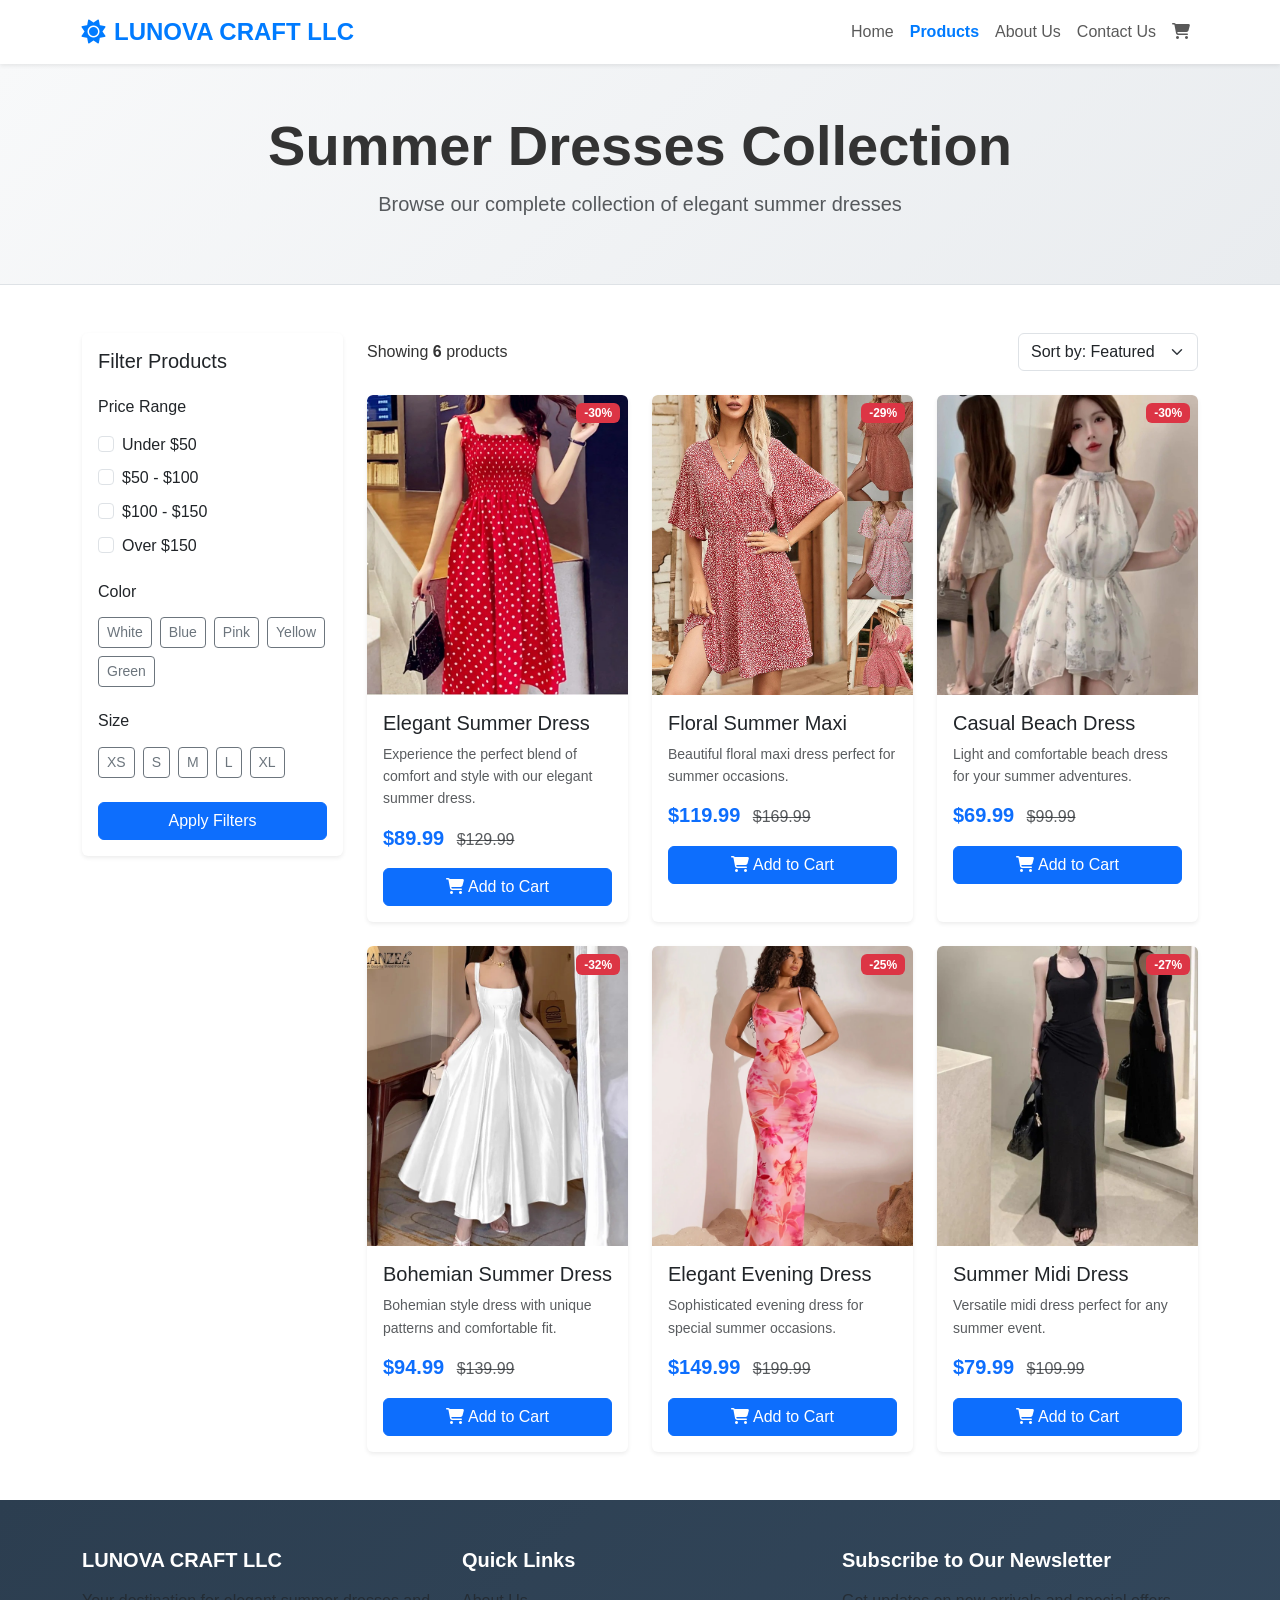
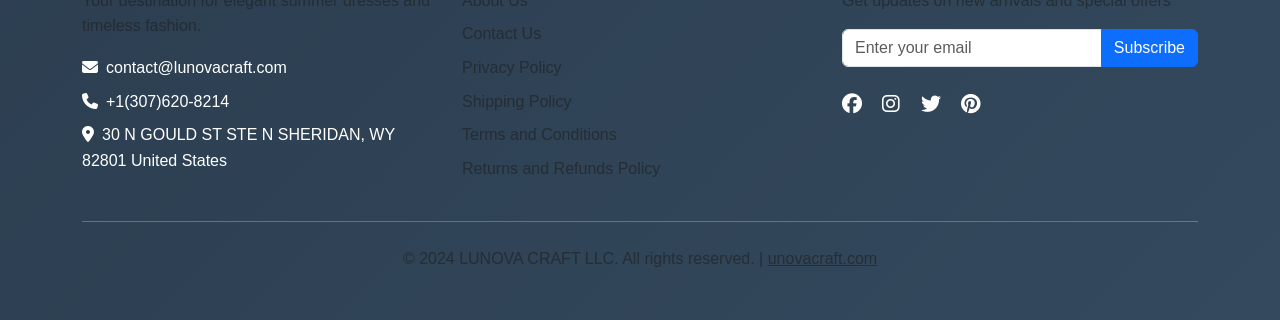
<file: products.html>
<!DOCTYPE html>
<html lang="en">
<head>
    <meta charset="UTF-8">
    <meta name="viewport" content="width=device-width, initial-scale=1.0">
    <title>Products - LUNOVA CRAFT LLC</title>
    <link href="https://cdn.jsdelivr.net/npm/bootstrap@5.3.0/dist/css/bootstrap.min.css" rel="stylesheet">
    <link rel="stylesheet" href="https://cdnjs.cloudflare.com/ajax/libs/font-awesome/6.4.0/css/all.min.css">
    <link rel="stylesheet" href="styles.css">
</head>
<body>
    <!-- Navigation -->
    <nav class="navbar navbar-expand-lg navbar-light bg-white shadow-sm sticky-top">
        <div class="container">
            <a class="navbar-brand fw-bold text-primary" href="index.html">
                <i class="fas fa-sun me-2"></i>LUNOVA CRAFT LLC
            </a>
            <button class="navbar-toggler" type="button" data-bs-toggle="collapse" data-bs-target="#navbarNav">
                <span class="navbar-toggler-icon"></span>
            </button>
            <div class="collapse navbar-collapse" id="navbarNav">
                <ul class="navbar-nav ms-auto">
                    <li class="nav-item">
                        <a class="nav-link" href="index.html">Home</a>
                    </li>
                    <li class="nav-item">
                        <a class="nav-link active" href="products.html">Products</a>
                    </li>
                    <li class="nav-item">
                        <a class="nav-link" href="about.html">About Us</a>
                    </li>
                    <li class="nav-item">
                        <a class="nav-link" href="contact.html">Contact Us</a>
                    </li>
                    <li class="nav-item">
                        <a class="nav-link position-relative" href="cart.html">
                            <i class="fas fa-shopping-cart"></i>
                            <span class="position-absolute top-0 start-100 translate-middle badge rounded-pill bg-danger cart-count">0</span>
                        </a>
                    </li>
                </ul>
            </div>
        </div>
    </nav>

    <!-- Page Header -->
    <section class="page-header py-5 bg-light">
        <div class="container">
            <div class="text-center">
                <h1 class="display-4 fw-bold">Summer Dresses Collection</h1>
                <p class="lead text-muted">Browse our complete collection of elegant summer dresses</p>
            </div>
        </div>
    </section>

    <!-- Products Section -->
    <section class="py-5">
        <div class="container">
            <div class="row">
                <!-- Sidebar Filters -->
                <div class="col-lg-3 mb-4">
                    <div class="card border-0 shadow-sm">
                        <div class="card-body">
                            <h5 class="card-title mb-4">Filter Products</h5>
                            
                            <!-- Price Range -->
                            <div class="mb-4">
                                <h6 class="mb-3">Price Range</h6>
                                <div class="form-check mb-2">
                                    <input class="form-check-input" type="checkbox" id="price1">
                                    <label class="form-check-label" for="price1">Under $50</label>
                                </div>
                                <div class="form-check mb-2">
                                    <input class="form-check-input" type="checkbox" id="price2">
                                    <label class="form-check-label" for="price2">$50 - $100</label>
                                </div>
                                <div class="form-check mb-2">
                                    <input class="form-check-input" type="checkbox" id="price3">
                                    <label class="form-check-label" for="price3">$100 - $150</label>
                                </div>
                                <div class="form-check">
                                    <input class="form-check-input" type="checkbox" id="price4">
                                    <label class="form-check-label" for="price4">Over $150</label>
                                </div>
                            </div>

                            <!-- Color -->
                            <div class="mb-4">
                                <h6 class="mb-3">Color</h6>
                                <div class="d-flex flex-wrap gap-2">
                                    <button class="btn btn-sm btn-outline-secondary color-filter">White</button>
                                    <button class="btn btn-sm btn-outline-secondary color-filter">Blue</button>
                                    <button class="btn btn-sm btn-outline-secondary color-filter">Pink</button>
                                    <button class="btn btn-sm btn-outline-secondary color-filter">Yellow</button>
                                    <button class="btn btn-sm btn-outline-secondary color-filter">Green</button>
                                </div>
                            </div>

                            <!-- Size -->
                            <div class="mb-4">
                                <h6 class="mb-3">Size</h6>
                                <div class="d-flex flex-wrap gap-2">
                                    <button class="btn btn-sm btn-outline-secondary size-filter">XS</button>
                                    <button class="btn btn-sm btn-outline-secondary size-filter">S</button>
                                    <button class="btn btn-sm btn-outline-secondary size-filter">M</button>
                                    <button class="btn btn-sm btn-outline-secondary size-filter">L</button>
                                    <button class="btn btn-sm btn-outline-secondary size-filter">XL</button>
                                </div>
                            </div>

                            <button class="btn btn-primary w-100">Apply Filters</button>
                        </div>
                    </div>
                </div>

                <!-- Products Grid -->
                <div class="col-lg-9">
                    <div class="d-flex justify-content-between align-items-center mb-4">
                        <p class="mb-0">Showing <span class="fw-bold">6</span> products</p>
                        <select class="form-select w-auto">
                            <option>Sort by: Featured</option>
                            <option>Price: Low to High</option>
                            <option>Price: High to Low</option>
                            <option>Newest First</option>
                        </select>
                    </div>

                    <div class="row g-4" id="products-grid">
                        <!-- Products will be dynamically loaded here -->
                    </div>
                </div>
            </div>
        </div>
    </section>

    <!-- Footer -->
    <footer class="bg-dark text-white py-5">
        <div class="container">
            <div class="row g-4">
                <div class="col-lg-4">
                    <h5 class="mb-3">LUNOVA CRAFT LLC</h5>
                    <p class="text-muted">Your destination for elegant summer dresses and timeless fashion.</p>
                    <div class="contact-info">
                        <p class="mb-2"><i class="fas fa-envelope me-2"></i>contact@lunovacraft.com</p>
                        <p class="mb-2"><i class="fas fa-phone me-2"></i>+1(307)620-8214</p>
                        <p class="mb-2"><i class="fas fa-map-marker-alt me-2"></i>30 N GOULD ST STE N SHERIDAN, WY 82801 United States</p>
                    </div>
                </div>
                <div class="col-lg-4">
                    <h5 class="mb-3">Quick Links</h5>
                    <ul class="list-unstyled">
                        <li class="mb-2"><a href="about.html" class="text-muted text-decoration-none">About Us</a></li>
                        <li class="mb-2"><a href="contact.html" class="text-muted text-decoration-none">Contact Us</a></li>
                        <li class="mb-2"><a href="privacy.html" class="text-muted text-decoration-none">Privacy Policy</a></li>
                        <li class="mb-2"><a href="shipping.html" class="text-muted text-decoration-none">Shipping Policy</a></li>
                        <li class="mb-2"><a href="terms.html" class="text-muted text-decoration-none">Terms and Conditions</a></li>
                        <li class="mb-2"><a href="returns.html" class="text-muted text-decoration-none">Returns and Refunds Policy</a></li>
                    </ul>
                </div>
                <div class="col-lg-4">
                    <h5 class="mb-3">Subscribe to Our Newsletter</h5>
                    <p class="text-muted mb-3">Get updates on new arrivals and special offers</p>
                    <form class="subscribe-form">
                        <div class="input-group">
                            <input type="email" class="form-control" placeholder="Enter your email" required>
                            <button class="btn btn-primary" type="submit">Subscribe</button>
                        </div>
                    </form>
                    <div class="social-links mt-4">
                        <a href="#" class="text-white me-3"><i class="fab fa-facebook fa-lg"></i></a>
                        <a href="#" class="text-white me-3"><i class="fab fa-instagram fa-lg"></i></a>
                        <a href="#" class="text-white me-3"><i class="fab fa-twitter fa-lg"></i></a>
                        <a href="#" class="text-white"><i class="fab fa-pinterest fa-lg"></i></a>
                    </div>
                </div>
            </div>
            <hr class="my-4 bg-secondary">
            <div class="text-center">
                <p class="mb-0 text-muted">&copy; 2024 LUNOVA CRAFT LLC. All rights reserved. | <a href="#" class="text-muted">unovacraft.com</a></p>
            </div>
        </div>
    </footer>

    <script src="https://cdn.jsdelivr.net/npm/bootstrap@5.3.0/dist/js/bootstrap.bundle.min.js"></script>
    <script src="script.js"></script>
</body>
</html>
</file>
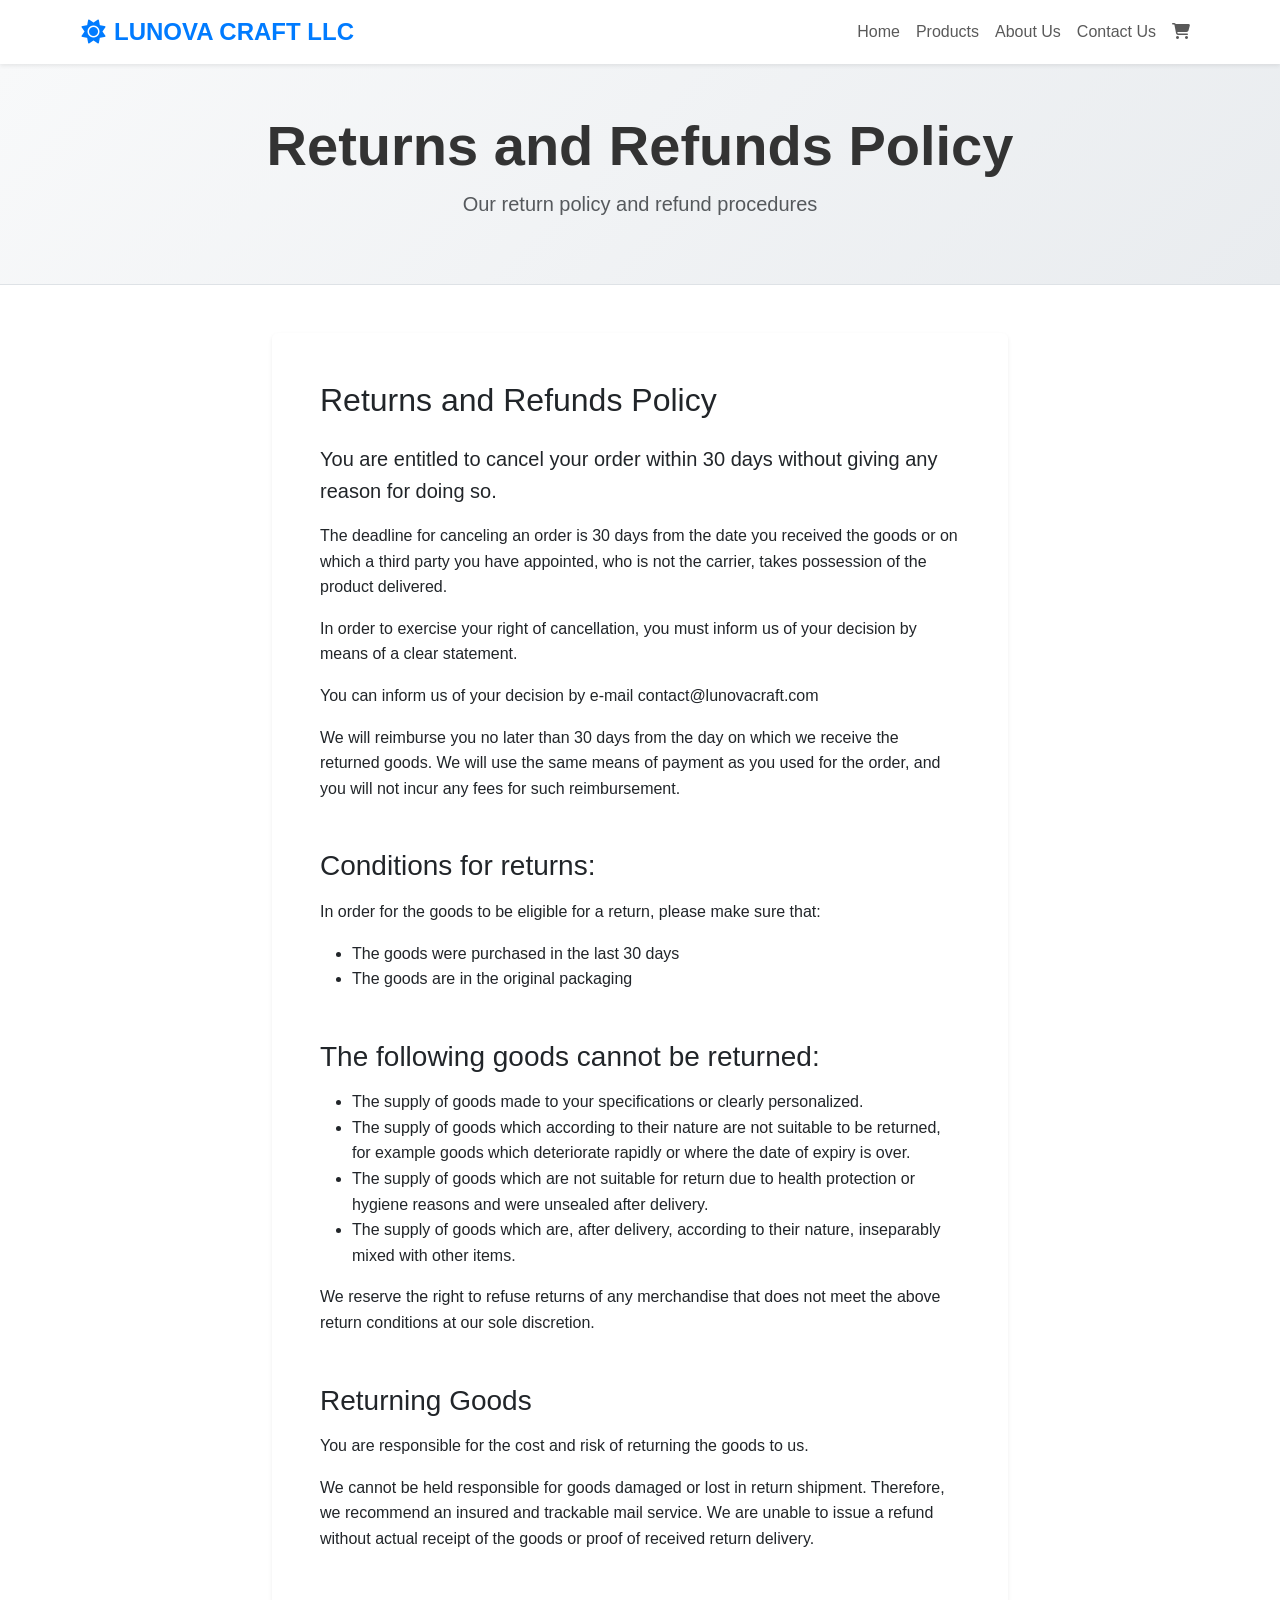
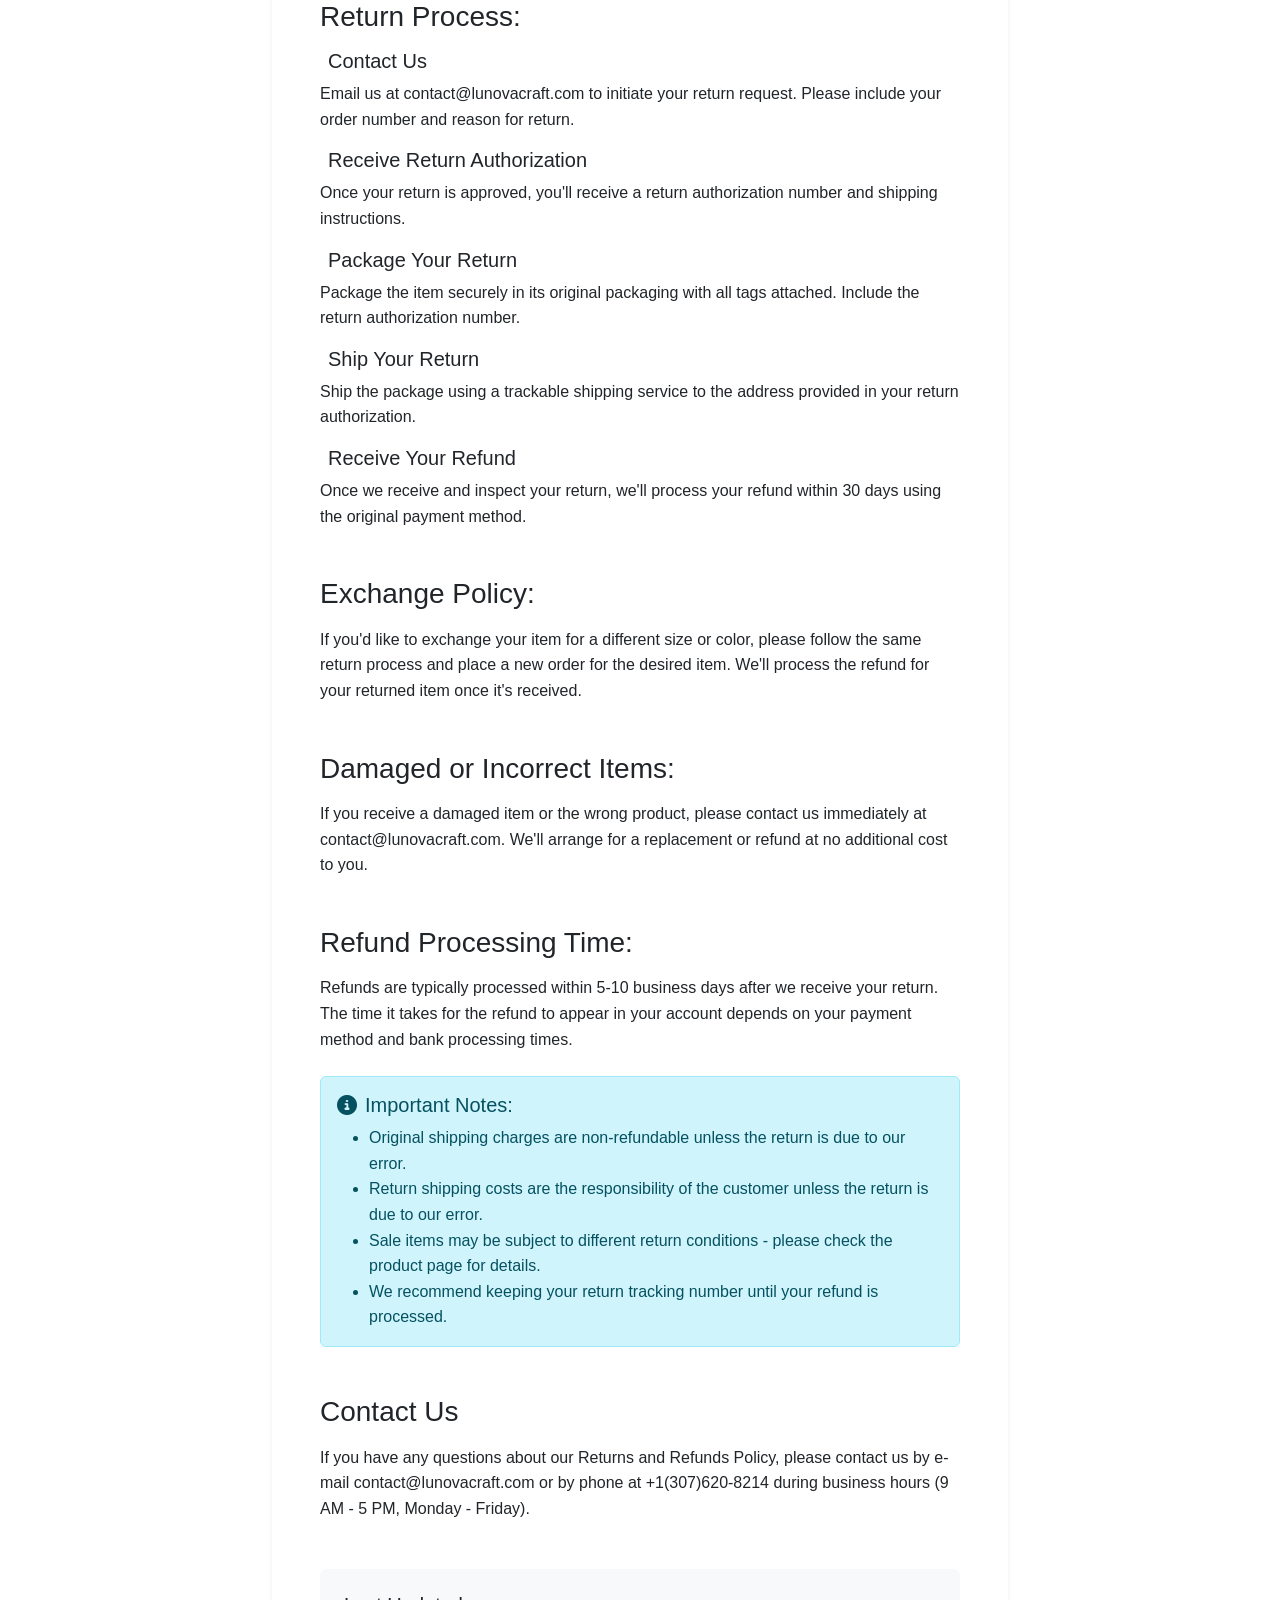
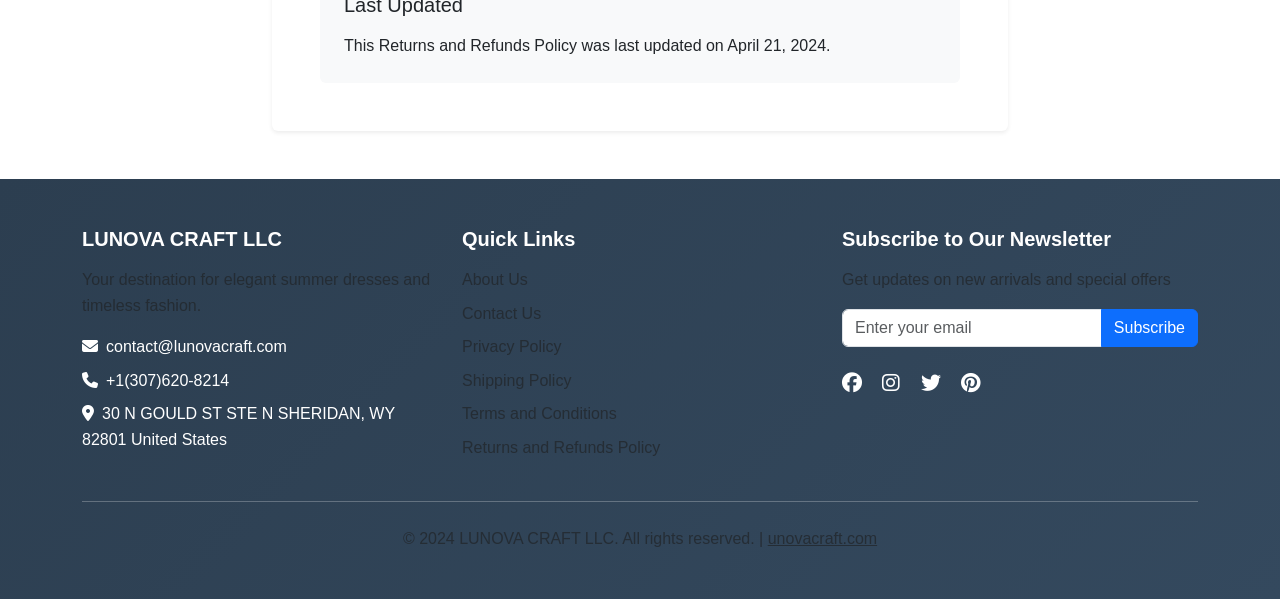
<file: returns.html>
<!DOCTYPE html>
<html lang="en">
<head>
    <meta charset="UTF-8">
    <meta name="viewport" content="width=device-width, initial-scale=1.0">
    <title>Returns and Refunds Policy - LUNOVA CRAFT LLC</title>
    <link href="https://cdn.jsdelivr.net/npm/bootstrap@5.3.0/dist/css/bootstrap.min.css" rel="stylesheet">
    <link rel="stylesheet" href="https://cdnjs.cloudflare.com/ajax/libs/font-awesome/6.4.0/css/all.min.css">
    <link rel="stylesheet" href="styles.css">
</head>
<body>
    <!-- Navigation -->
    <nav class="navbar navbar-expand-lg navbar-light bg-white shadow-sm sticky-top">
        <div class="container">
            <a class="navbar-brand fw-bold text-primary" href="index.html">
                <i class="fas fa-sun me-2"></i>LUNOVA CRAFT LLC
            </a>
            <button class="navbar-toggler" type="button" data-bs-toggle="collapse" data-bs-target="#navbarNav">
                <span class="navbar-toggler-icon"></span>
            </button>
            <div class="collapse navbar-collapse" id="navbarNav">
                <ul class="navbar-nav ms-auto">
                    <li class="nav-item">
                        <a class="nav-link" href="index.html">Home</a>
                    </li>
                    <li class="nav-item">
                        <a class="nav-link" href="products.html">Products</a>
                    </li>
                    <li class="nav-item">
                        <a class="nav-link" href="about.html">About Us</a>
                    </li>
                    <li class="nav-item">
                        <a class="nav-link" href="contact.html">Contact Us</a>
                    </li>
                    <li class="nav-item">
                        <a class="nav-link position-relative" href="cart.html">
                            <i class="fas fa-shopping-cart"></i>
                            <span class="position-absolute top-0 start-100 translate-middle badge rounded-pill bg-danger cart-count">0</span>
                        </a>
                    </li>
                </ul>
            </div>
        </div>
    </nav>

    <!-- Page Header -->
    <section class="page-header py-5 bg-light">
        <div class="container">
            <div class="text-center">
                <h1 class="display-4 fw-bold">Returns and Refunds Policy</h1>
                <p class="lead text-muted">Our return policy and refund procedures</p>
            </div>
        </div>
    </section>

    <!-- Returns Policy Content -->
    <section class="py-5">
        <div class="container">
            <div class="row">
                <div class="col-lg-8 mx-auto">
                    <div class="card border-0 shadow-sm">
                        <div class="card-body p-5">
                            <div class="returns-content">
                                <h2 class="mb-4">Returns and Refunds Policy</h2>
                                
                                <p class="lead">You are entitled to cancel your order within 30 days without giving any reason for doing so.</p>
                                
                                <p>The deadline for canceling an order is 30 days from the date you received the goods or on which a third party you have appointed, who is not the carrier, takes possession of the product delivered.</p>
                                
                                <p>In order to exercise your right of cancellation, you must inform us of your decision by means of a clear statement.</p>
                                
                                <p>You can inform us of your decision by e-mail contact@lunovacraft.com</p>
                                
                                <p>We will reimburse you no later than 30 days from the day on which we receive the returned goods. We will use the same means of payment as you used for the order, and you will not incur any fees for such reimbursement.</p>

                                <h3 class="mt-5 mb-3">Conditions for returns:</h3>
                                <p>In order for the goods to be eligible for a return, please make sure that:</p>
                                <ul>
                                    <li>The goods were purchased in the last 30 days</li>
                                    <li>The goods are in the original packaging</li>
                                </ul>

                                <h3 class="mt-5 mb-3">The following goods cannot be returned:</h3>
                                <ul>
                                    <li>The supply of goods made to your specifications or clearly personalized.</li>
                                    <li>The supply of goods which according to their nature are not suitable to be returned, for example goods which deteriorate rapidly or where the date of expiry is over.</li>
                                    <li>The supply of goods which are not suitable for return due to health protection or hygiene reasons and were unsealed after delivery.</li>
                                    <li>The supply of goods which are, after delivery, according to their nature, inseparably mixed with other items.</li>
                                </ul>
                                
                                <p>We reserve the right to refuse returns of any merchandise that does not meet the above return conditions at our sole discretion.</p>

                                <h3 class="mt-5 mb-3">Returning Goods</h3>
                                <p>You are responsible for the cost and risk of returning the goods to us.</p>
                                
                                <p>We cannot be held responsible for goods damaged or lost in return shipment. Therefore, we recommend an insured and trackable mail service. We are unable to issue a refund without actual receipt of the goods or proof of received return delivery.</p>

                                <h3 class="mt-5 mb-3">Return Process:</h3>
                                <div class="return-steps">
                                    <div class="step-item mb-3">
                                        <h5><i class="fas fa-number-1 text-primary me-2"></i>Contact Us</h5>
                                        <p>Email us at contact@lunovacraft.com to initiate your return request. Please include your order number and reason for return.</p>
                                    </div>
                                    <div class="step-item mb-3">
                                        <h5><i class="fas fa-number-2 text-primary me-2"></i>Receive Return Authorization</h5>
                                        <p>Once your return is approved, you'll receive a return authorization number and shipping instructions.</p>
                                    </div>
                                    <div class="step-item mb-3">
                                        <h5><i class="fas fa-number-3 text-primary me-2"></i>Package Your Return</h5>
                                        <p>Package the item securely in its original packaging with all tags attached. Include the return authorization number.</p>
                                    </div>
                                    <div class="step-item mb-3">
                                        <h5><i class="fas fa-number-4 text-primary me-2"></i>Ship Your Return</h5>
                                        <p>Ship the package using a trackable shipping service to the address provided in your return authorization.</p>
                                    </div>
                                    <div class="step-item">
                                        <h5><i class="fas fa-number-5 text-primary me-2"></i>Receive Your Refund</h5>
                                        <p>Once we receive and inspect your return, we'll process your refund within 30 days using the original payment method.</p>
                                    </div>
                                </div>

                                <h3 class="mt-5 mb-3">Exchange Policy:</h3>
                                <p>If you'd like to exchange your item for a different size or color, please follow the same return process and place a new order for the desired item. We'll process the refund for your returned item once it's received.</p>

                                <h3 class="mt-5 mb-3">Damaged or Incorrect Items:</h3>
                                <p>If you receive a damaged item or the wrong product, please contact us immediately at contact@lunovacraft.com. We'll arrange for a replacement or refund at no additional cost to you.</p>

                                <h3 class="mt-5 mb-3">Refund Processing Time:</h3>
                                <p>Refunds are typically processed within 5-10 business days after we receive your return. The time it takes for the refund to appear in your account depends on your payment method and bank processing times.</p>

                                <div class="alert alert-info mt-4">
                                    <h5 class="alert-heading"><i class="fas fa-info-circle me-2"></i>Important Notes:</h5>
                                    <ul class="mb-0">
                                        <li>Original shipping charges are non-refundable unless the return is due to our error.</li>
                                        <li>Return shipping costs are the responsibility of the customer unless the return is due to our error.</li>
                                        <li>Sale items may be subject to different return conditions - please check the product page for details.</li>
                                        <li>We recommend keeping your return tracking number until your refund is processed.</li>
                                    </ul>
                                </div>

                                <h3 class="mt-5 mb-3">Contact Us</h3>
                                <p>If you have any questions about our Returns and Refunds Policy, please contact us by e-mail contact@lunovacraft.com or by phone at +1(307)620-8214 during business hours (9 AM - 5 PM, Monday - Friday).</p>

                                <div class="mt-5 p-4 bg-light rounded">
                                    <h5 class="mb-3">Last Updated</h5>
                                    <p class="mb-0">This Returns and Refunds Policy was last updated on April 21, 2024.</p>
                                </div>
                            </div>
                        </div>
                    </div>
                </div>
            </div>
        </div>
    </section>

    <!-- Footer -->
    <footer class="bg-dark text-white py-5">
        <div class="container">
            <div class="row g-4">
                <div class="col-lg-4">
                    <h5 class="mb-3">LUNOVA CRAFT LLC</h5>
                    <p class="text-muted">Your destination for elegant summer dresses and timeless fashion.</p>
                    <div class="contact-info">
                        <p class="mb-2"><i class="fas fa-envelope me-2"></i>contact@lunovacraft.com</p>
                        <p class="mb-2"><i class="fas fa-phone me-2"></i>+1(307)620-8214</p>
                        <p class="mb-2"><i class="fas fa-map-marker-alt me-2"></i>30 N GOULD ST STE N SHERIDAN, WY 82801 United States</p>
                    </div>
                </div>
                <div class="col-lg-4">
                    <h5 class="mb-3">Quick Links</h5>
                    <ul class="list-unstyled">
                        <li class="mb-2"><a href="about.html" class="text-muted text-decoration-none">About Us</a></li>
                        <li class="mb-2"><a href="contact.html" class="text-muted text-decoration-none">Contact Us</a></li>
                        <li class="mb-2"><a href="privacy.html" class="text-muted text-decoration-none">Privacy Policy</a></li>
                        <li class="mb-2"><a href="shipping.html" class="text-muted text-decoration-none">Shipping Policy</a></li>
                        <li class="mb-2"><a href="terms.html" class="text-muted text-decoration-none">Terms and Conditions</a></li>
                        <li class="mb-2"><a href="returns.html" class="text-muted text-decoration-none">Returns and Refunds Policy</a></li>
                    </ul>
                </div>
                <div class="col-lg-4">
                    <h5 class="mb-3">Subscribe to Our Newsletter</h5>
                    <p class="text-muted mb-3">Get updates on new arrivals and special offers</p>
                    <form class="subscribe-form">
                        <div class="input-group">
                            <input type="email" class="form-control" placeholder="Enter your email" required>
                            <button class="btn btn-primary" type="submit">Subscribe</button>
                        </div>
                    </form>
                    <div class="social-links mt-4">
                        <a href="#" class="text-white me-3"><i class="fab fa-facebook fa-lg"></i></a>
                        <a href="#" class="text-white me-3"><i class="fab fa-instagram fa-lg"></i></a>
                        <a href="#" class="text-white me-3"><i class="fab fa-twitter fa-lg"></i></a>
                        <a href="#" class="text-white"><i class="fab fa-pinterest fa-lg"></i></a>
                    </div>
                </div>
            </div>
            <hr class="my-4 bg-secondary">
            <div class="text-center">
                <p class="mb-0 text-muted">&copy; 2024 LUNOVA CRAFT LLC. All rights reserved. | <a href="#" class="text-muted">unovacraft.com</a></p>
            </div>
        </div>
    </footer>

    <script src="https://cdn.jsdelivr.net/npm/bootstrap@5.3.0/dist/js/bootstrap.bundle.min.js"></script>
    <script src="script.js"></script>
</body>
</html>
</file>
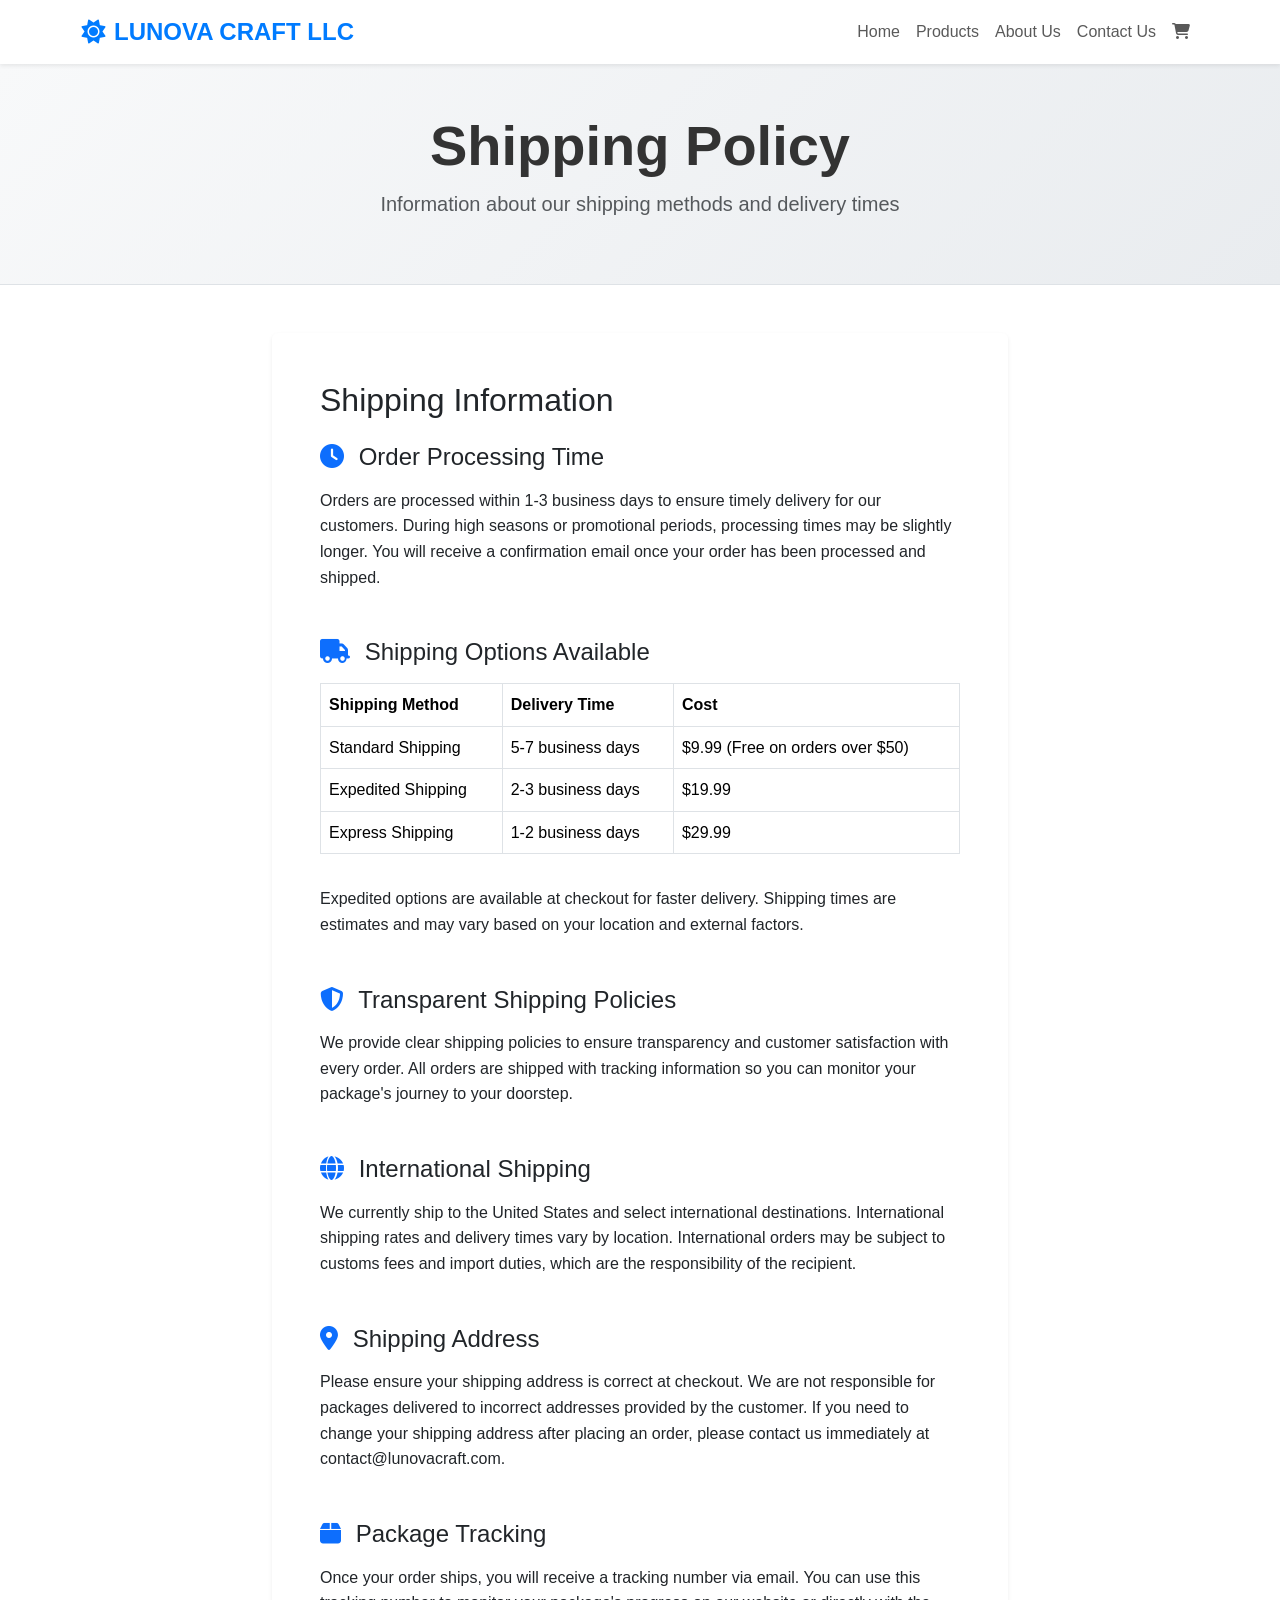
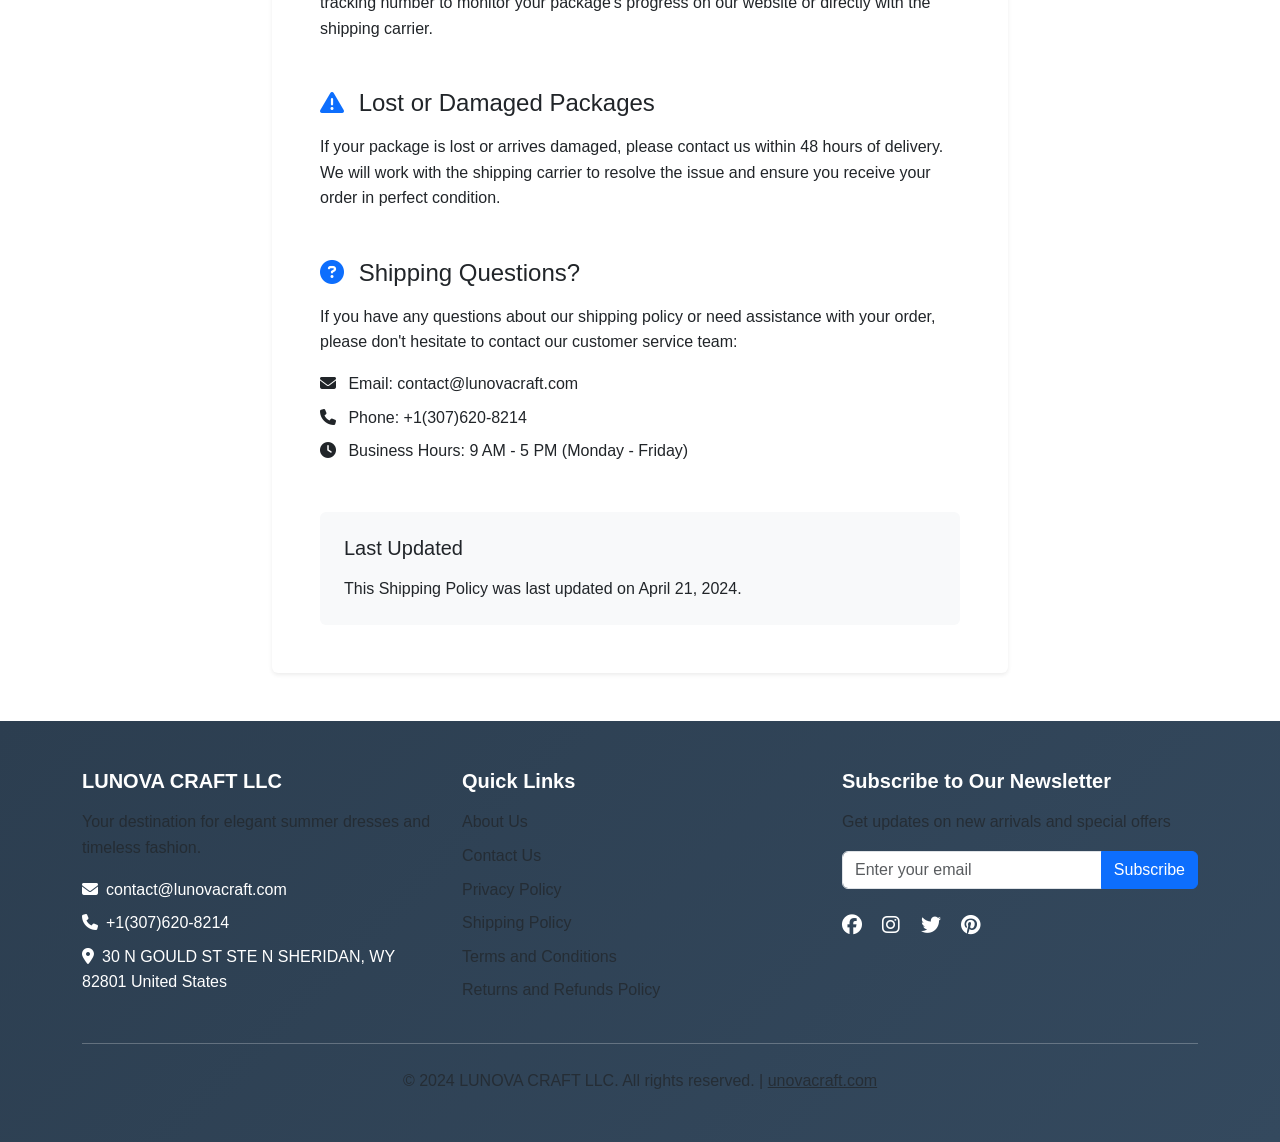
<file: shipping.html>
<!DOCTYPE html>
<html lang="en">
<head>
    <meta charset="UTF-8">
    <meta name="viewport" content="width=device-width, initial-scale=1.0">
    <title>Shipping Policy - LUNOVA CRAFT LLC</title>
    <link href="https://cdn.jsdelivr.net/npm/bootstrap@5.3.0/dist/css/bootstrap.min.css" rel="stylesheet">
    <link rel="stylesheet" href="https://cdnjs.cloudflare.com/ajax/libs/font-awesome/6.4.0/css/all.min.css">
    <link rel="stylesheet" href="styles.css">
</head>
<body>
    <!-- Navigation -->
    <nav class="navbar navbar-expand-lg navbar-light bg-white shadow-sm sticky-top">
        <div class="container">
            <a class="navbar-brand fw-bold text-primary" href="index.html">
                <i class="fas fa-sun me-2"></i>LUNOVA CRAFT LLC
            </a>
            <button class="navbar-toggler" type="button" data-bs-toggle="collapse" data-bs-target="#navbarNav">
                <span class="navbar-toggler-icon"></span>
            </button>
            <div class="collapse navbar-collapse" id="navbarNav">
                <ul class="navbar-nav ms-auto">
                    <li class="nav-item">
                        <a class="nav-link" href="index.html">Home</a>
                    </li>
                    <li class="nav-item">
                        <a class="nav-link" href="products.html">Products</a>
                    </li>
                    <li class="nav-item">
                        <a class="nav-link" href="about.html">About Us</a>
                    </li>
                    <li class="nav-item">
                        <a class="nav-link" href="contact.html">Contact Us</a>
                    </li>
                    <li class="nav-item">
                        <a class="nav-link position-relative" href="cart.html">
                            <i class="fas fa-shopping-cart"></i>
                            <span class="position-absolute top-0 start-100 translate-middle badge rounded-pill bg-danger cart-count">0</span>
                        </a>
                    </li>
                </ul>
            </div>
        </div>
    </nav>

    <!-- Page Header -->
    <section class="page-header py-5 bg-light">
        <div class="container">
            <div class="text-center">
                <h1 class="display-4 fw-bold">Shipping Policy</h1>
                <p class="lead text-muted">Information about our shipping methods and delivery times</p>
            </div>
        </div>
    </section>

    <!-- Shipping Policy Content -->
    <section class="py-5">
        <div class="container">
            <div class="row">
                <div class="col-lg-8 mx-auto">
                    <div class="card border-0 shadow-sm">
                        <div class="card-body p-5">
                            <div class="shipping-content">
                                <h2 class="mb-4">Shipping Information</h2>
                                
                                <div class="shipping-section mb-5">
                                    <h3 class="h4 mb-3">
                                        <i class="fas fa-clock text-primary me-2"></i>
                                        Order Processing Time
                                    </h3>
                                    <p>Orders are processed within 1-3 business days to ensure timely delivery for our customers. During high seasons or promotional periods, processing times may be slightly longer. You will receive a confirmation email once your order has been processed and shipped.</p>
                                </div>

                                <div class="shipping-section mb-5">
                                    <h3 class="h4 mb-3">
                                        <i class="fas fa-truck text-primary me-2"></i>
                                        Shipping Options Available
                                    </h3>
                                    <div class="table-responsive">
                                        <table class="table table-bordered">
                                            <thead>
                                                <tr>
                                                    <th>Shipping Method</th>
                                                    <th>Delivery Time</th>
                                                    <th>Cost</th>
                                                </tr>
                                            </thead>
                                            <tbody>
                                                <tr>
                                                    <td>Standard Shipping</td>
                                                    <td>5-7 business days</td>
                                                    <td>$9.99 (Free on orders over $50)</td>
                                                </tr>
                                                <tr>
                                                    <td>Expedited Shipping</td>
                                                    <td>2-3 business days</td>
                                                    <td>$19.99</td>
                                                </tr>
                                                <tr>
                                                    <td>Express Shipping</td>
                                                    <td>1-2 business days</td>
                                                    <td>$29.99</td>
                                                </tr>
                                            </tbody>
                                        </table>
                                    </div>
                                    <p class="mt-3">Expedited options are available at checkout for faster delivery. Shipping times are estimates and may vary based on your location and external factors.</p>
                                </div>

                                <div class="shipping-section mb-5">
                                    <h3 class="h4 mb-3">
                                        <i class="fas fa-shield-alt text-primary me-2"></i>
                                        Transparent Shipping Policies
                                    </h3>
                                    <p>We provide clear shipping policies to ensure transparency and customer satisfaction with every order. All orders are shipped with tracking information so you can monitor your package's journey to your doorstep.</p>
                                </div>

                                <div class="shipping-section mb-5">
                                    <h3 class="h4 mb-3">
                                        <i class="fas fa-globe text-primary me-2"></i>
                                        International Shipping
                                    </h3>
                                    <p>We currently ship to the United States and select international destinations. International shipping rates and delivery times vary by location. International orders may be subject to customs fees and import duties, which are the responsibility of the recipient.</p>
                                </div>

                                <div class="shipping-section mb-5">
                                    <h3 class="h4 mb-3">
                                        <i class="fas fa-map-marker-alt text-primary me-2"></i>
                                        Shipping Address
                                    </h3>
                                    <p>Please ensure your shipping address is correct at checkout. We are not responsible for packages delivered to incorrect addresses provided by the customer. If you need to change your shipping address after placing an order, please contact us immediately at contact@lunovacraft.com.</p>
                                </div>

                                <div class="shipping-section mb-5">
                                    <h3 class="h4 mb-3">
                                        <i class="fas fa-box text-primary me-2"></i>
                                        Package Tracking
                                    </h3>
                                    <p>Once your order ships, you will receive a tracking number via email. You can use this tracking number to monitor your package's progress on our website or directly with the shipping carrier.</p>
                                </div>

                                <div class="shipping-section mb-5">
                                    <h3 class="h4 mb-3">
                                        <i class="fas fa-exclamation-triangle text-primary me-2"></i>
                                        Lost or Damaged Packages
                                    </h3>
                                    <p>If your package is lost or arrives damaged, please contact us within 48 hours of delivery. We will work with the shipping carrier to resolve the issue and ensure you receive your order in perfect condition.</p>
                                </div>

                                <div class="shipping-section">
                                    <h3 class="h4 mb-3">
                                        <i class="fas fa-question-circle text-primary me-2"></i>
                                        Shipping Questions?
                                    </h3>
                                    <p>If you have any questions about our shipping policy or need assistance with your order, please don't hesitate to contact our customer service team:</p>
                                    <ul class="list-unstyled">
                                        <li class="mb-2">
                                            <i class="fas fa-envelope me-2"></i>
                                            Email: contact@lunovacraft.com
                                        </li>
                                        <li class="mb-2">
                                            <i class="fas fa-phone me-2"></i>
                                            Phone: +1(307)620-8214
                                        </li>
                                        <li class="mb-2">
                                            <i class="fas fa-clock me-2"></i>
                                            Business Hours: 9 AM - 5 PM (Monday - Friday)
                                        </li>
                                    </ul>
                                </div>

                                <div class="mt-5 p-4 bg-light rounded">
                                    <h5 class="mb-3">Last Updated</h5>
                                    <p class="mb-0">This Shipping Policy was last updated on April 21, 2024.</p>
                                </div>
                            </div>
                        </div>
                    </div>
                </div>
            </div>
        </div>
    </section>

    <!-- Footer -->
    <footer class="bg-dark text-white py-5">
        <div class="container">
            <div class="row g-4">
                <div class="col-lg-4">
                    <h5 class="mb-3">LUNOVA CRAFT LLC</h5>
                    <p class="text-muted">Your destination for elegant summer dresses and timeless fashion.</p>
                    <div class="contact-info">
                        <p class="mb-2"><i class="fas fa-envelope me-2"></i>contact@lunovacraft.com</p>
                        <p class="mb-2"><i class="fas fa-phone me-2"></i>+1(307)620-8214</p>
                        <p class="mb-2"><i class="fas fa-map-marker-alt me-2"></i>30 N GOULD ST STE N SHERIDAN, WY 82801 United States</p>
                    </div>
                </div>
                <div class="col-lg-4">
                    <h5 class="mb-3">Quick Links</h5>
                    <ul class="list-unstyled">
                        <li class="mb-2"><a href="about.html" class="text-muted text-decoration-none">About Us</a></li>
                        <li class="mb-2"><a href="contact.html" class="text-muted text-decoration-none">Contact Us</a></li>
                        <li class="mb-2"><a href="privacy.html" class="text-muted text-decoration-none">Privacy Policy</a></li>
                        <li class="mb-2"><a href="shipping.html" class="text-muted text-decoration-none">Shipping Policy</a></li>
                        <li class="mb-2"><a href="terms.html" class="text-muted text-decoration-none">Terms and Conditions</a></li>
                        <li class="mb-2"><a href="returns.html" class="text-muted text-decoration-none">Returns and Refunds Policy</a></li>
                    </ul>
                </div>
                <div class="col-lg-4">
                    <h5 class="mb-3">Subscribe to Our Newsletter</h5>
                    <p class="text-muted mb-3">Get updates on new arrivals and special offers</p>
                    <form class="subscribe-form">
                        <div class="input-group">
                            <input type="email" class="form-control" placeholder="Enter your email" required>
                            <button class="btn btn-primary" type="submit">Subscribe</button>
                        </div>
                    </form>
                    <div class="social-links mt-4">
                        <a href="#" class="text-white me-3"><i class="fab fa-facebook fa-lg"></i></a>
                        <a href="#" class="text-white me-3"><i class="fab fa-instagram fa-lg"></i></a>
                        <a href="#" class="text-white me-3"><i class="fab fa-twitter fa-lg"></i></a>
                        <a href="#" class="text-white"><i class="fab fa-pinterest fa-lg"></i></a>
                    </div>
                </div>
            </div>
            <hr class="my-4 bg-secondary">
            <div class="text-center">
                <p class="mb-0 text-muted">&copy; 2024 LUNOVA CRAFT LLC. All rights reserved. | <a href="#" class="text-muted">unovacraft.com</a></p>
            </div>
        </div>
    </footer>

    <script src="https://cdn.jsdelivr.net/npm/bootstrap@5.3.0/dist/js/bootstrap.bundle.min.js"></script>
    <script src="script.js"></script>
</body>
</html>
</file>
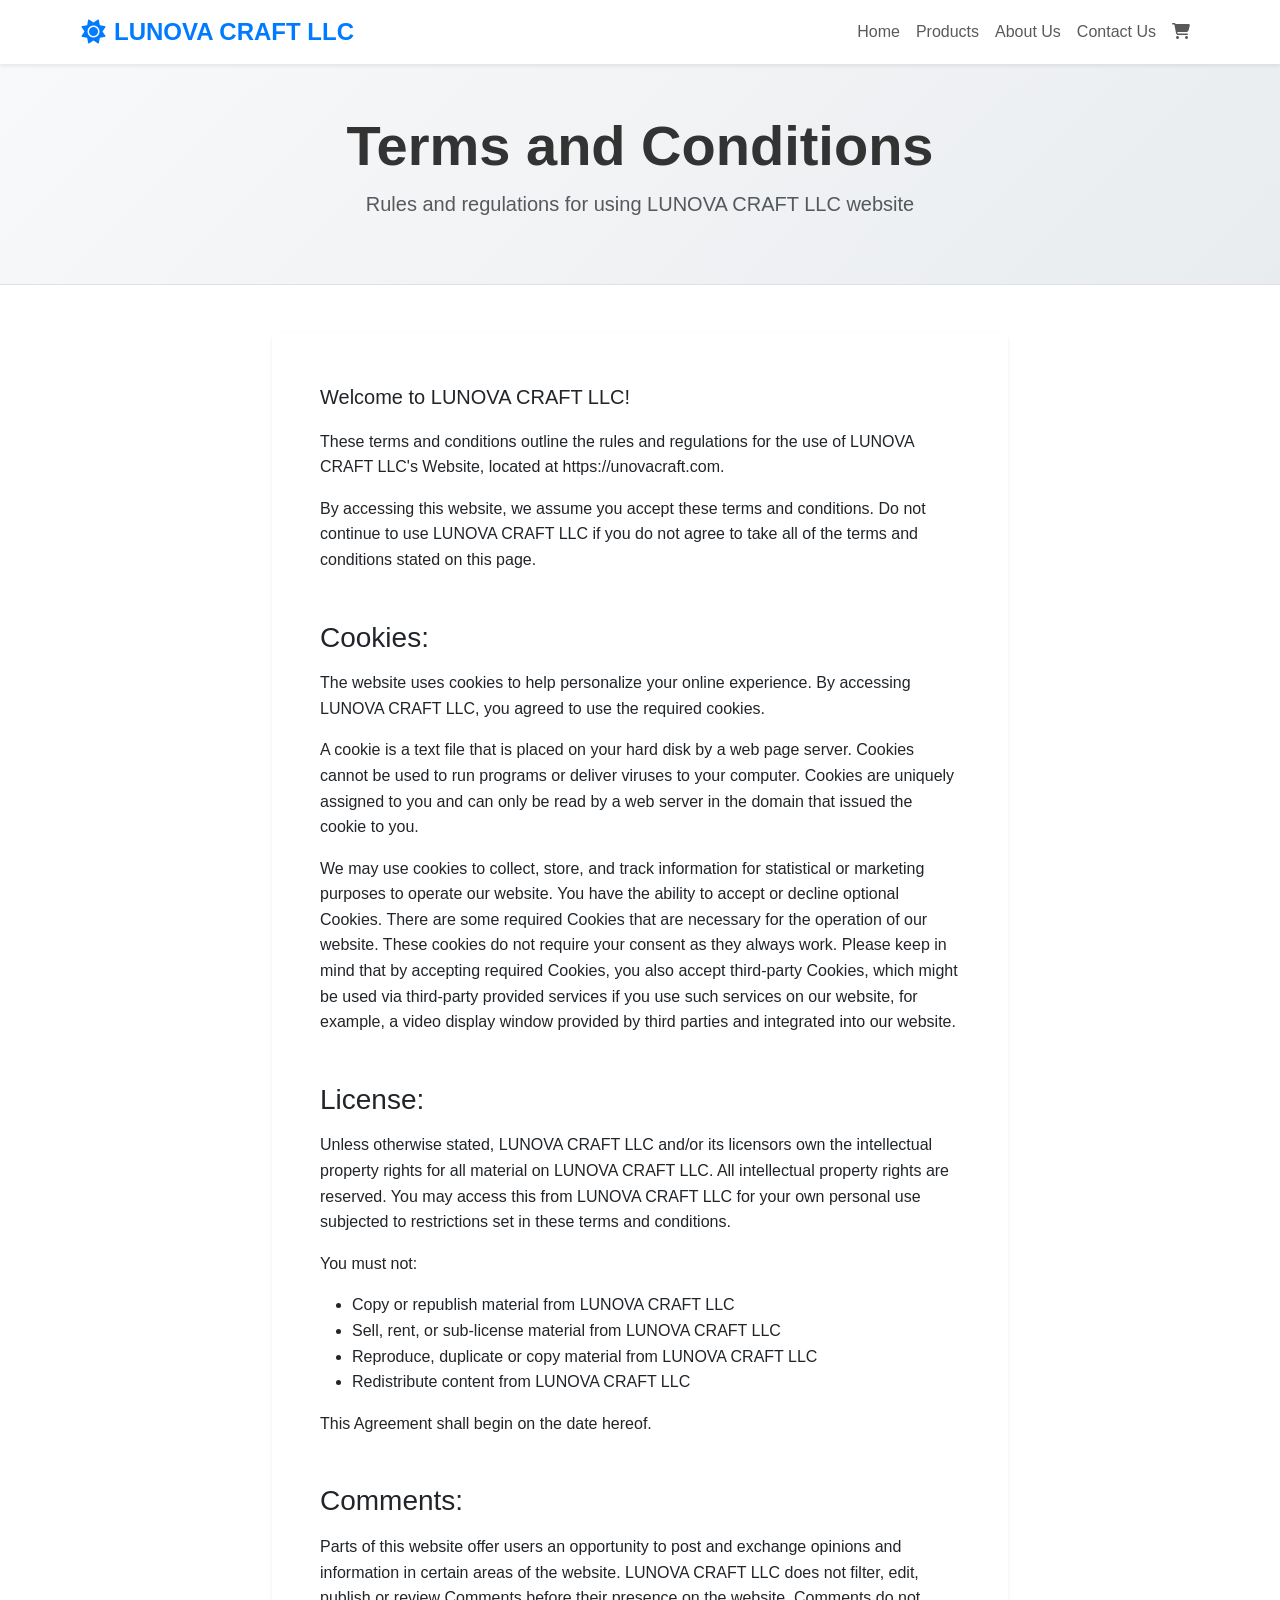
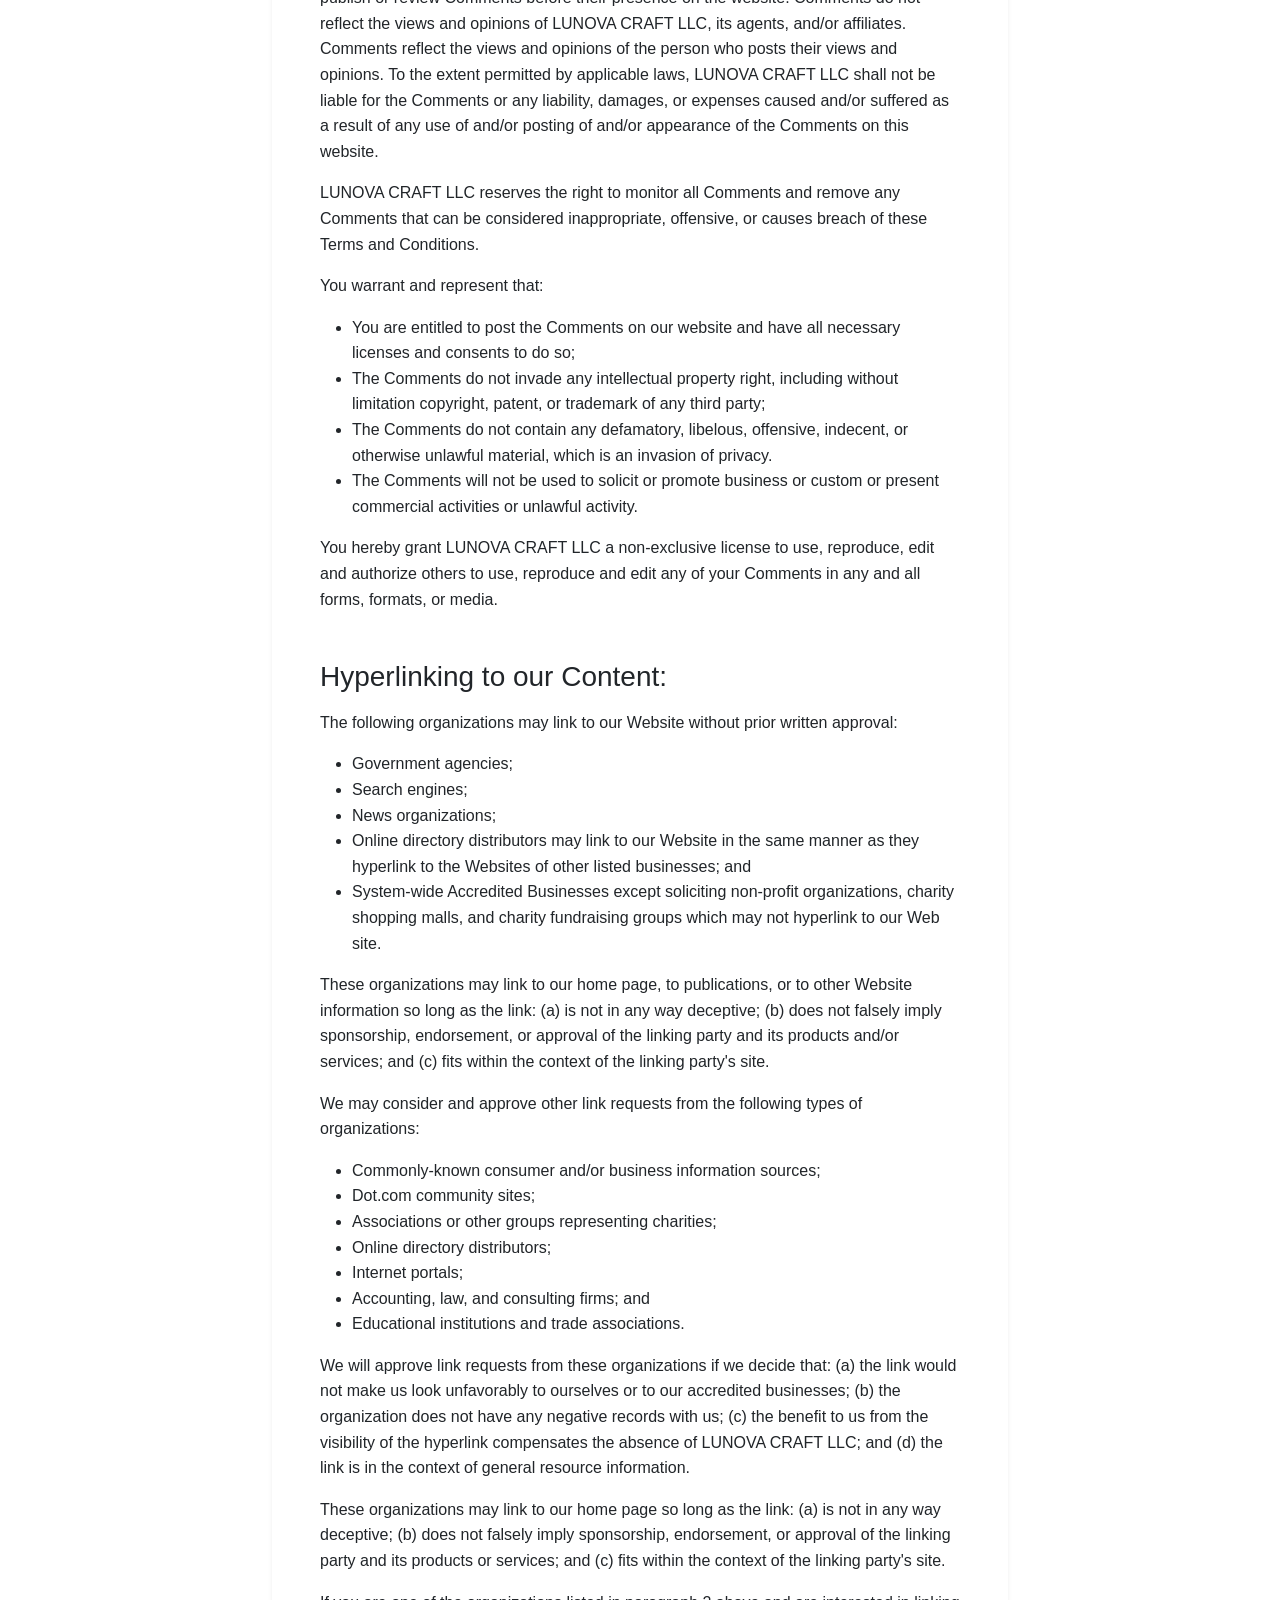
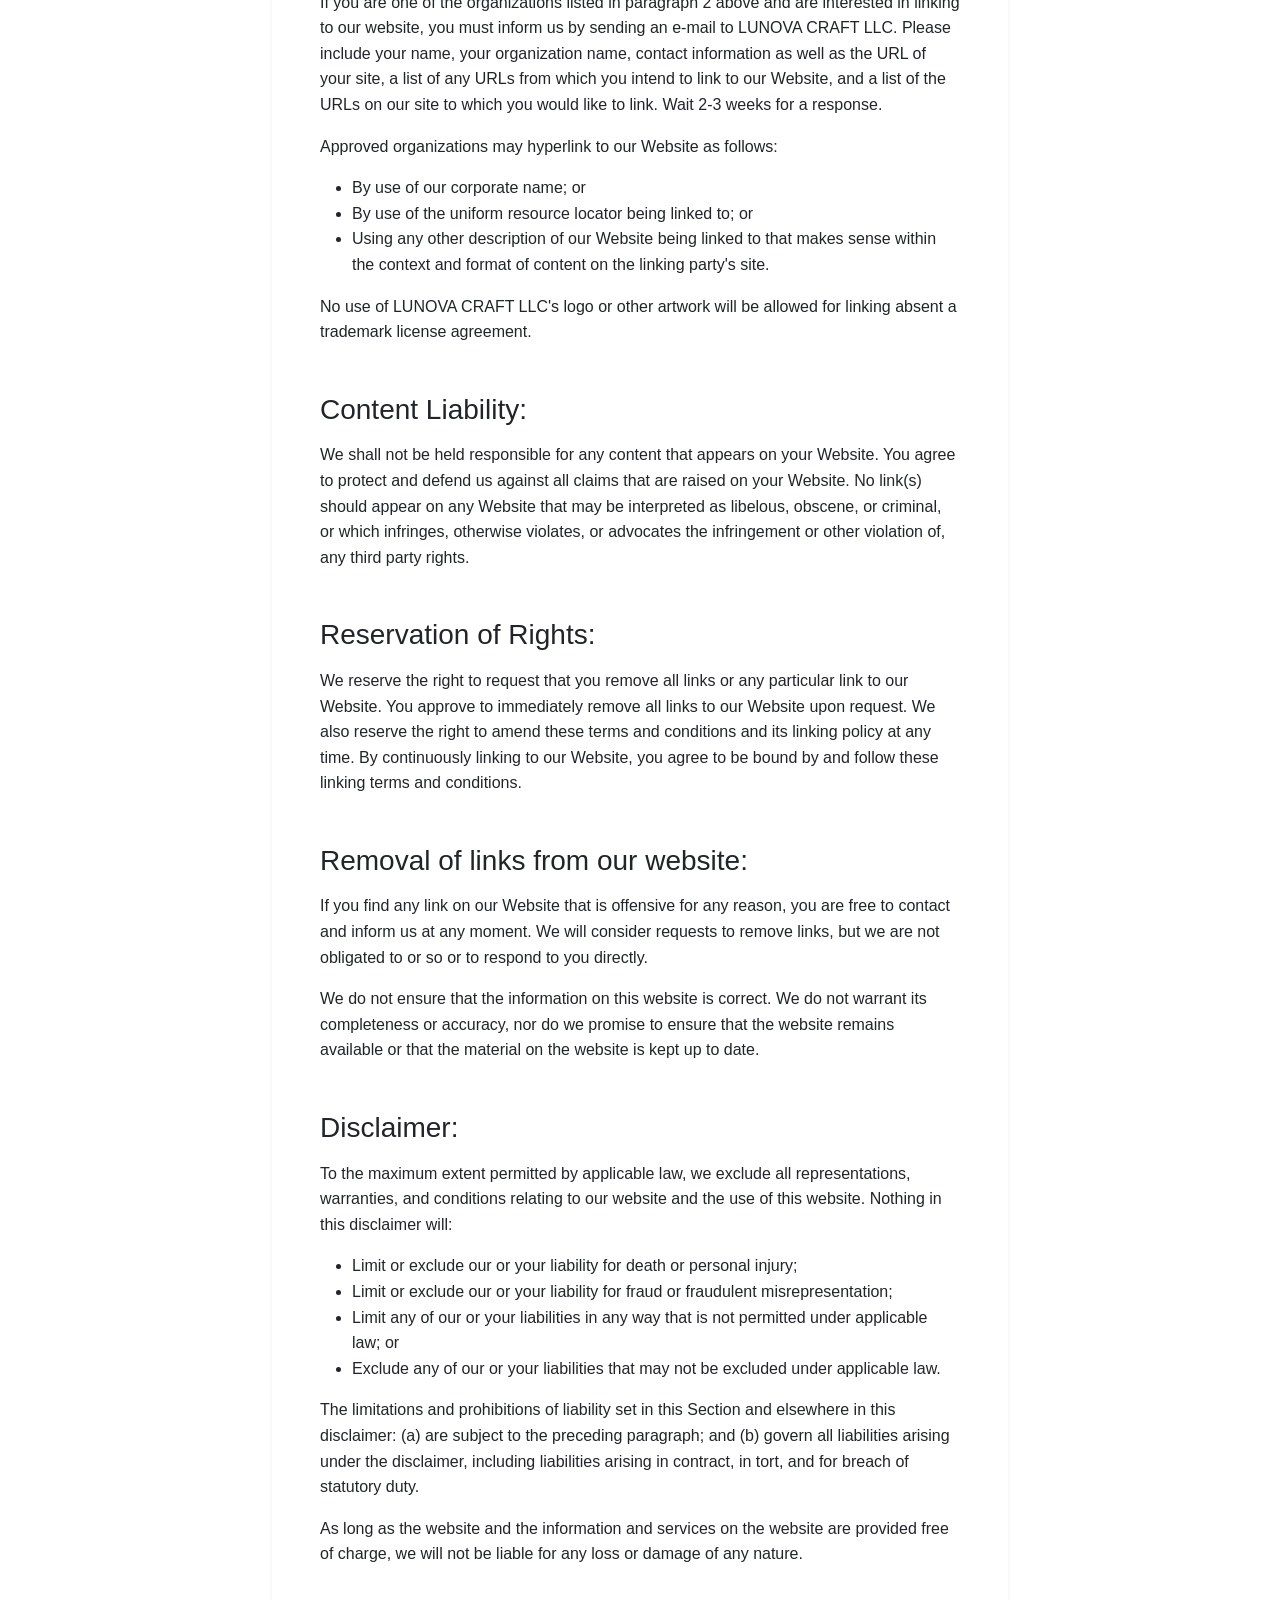
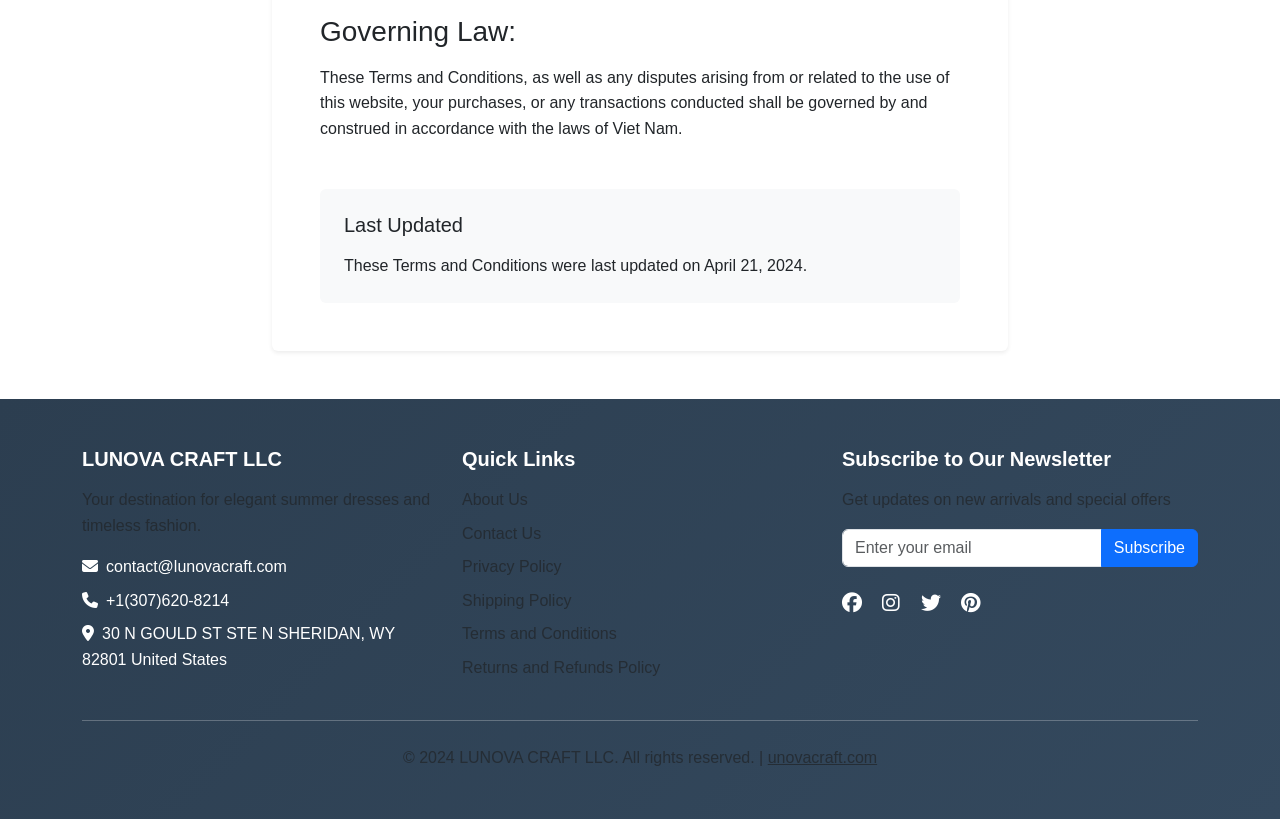
<file: terms.html>
<!DOCTYPE html>
<html lang="en">
<head>
    <meta charset="UTF-8">
    <meta name="viewport" content="width=device-width, initial-scale=1.0">
    <title>Terms and Conditions - LUNOVA CRAFT LLC</title>
    <link href="https://cdn.jsdelivr.net/npm/bootstrap@5.3.0/dist/css/bootstrap.min.css" rel="stylesheet">
    <link rel="stylesheet" href="https://cdnjs.cloudflare.com/ajax/libs/font-awesome/6.4.0/css/all.min.css">
    <link rel="stylesheet" href="styles.css">
</head>
<body>
    <!-- Navigation -->
    <nav class="navbar navbar-expand-lg navbar-light bg-white shadow-sm sticky-top">
        <div class="container">
            <a class="navbar-brand fw-bold text-primary" href="index.html">
                <i class="fas fa-sun me-2"></i>LUNOVA CRAFT LLC
            </a>
            <button class="navbar-toggler" type="button" data-bs-toggle="collapse" data-bs-target="#navbarNav">
                <span class="navbar-toggler-icon"></span>
            </button>
            <div class="collapse navbar-collapse" id="navbarNav">
                <ul class="navbar-nav ms-auto">
                    <li class="nav-item">
                        <a class="nav-link" href="index.html">Home</a>
                    </li>
                    <li class="nav-item">
                        <a class="nav-link" href="products.html">Products</a>
                    </li>
                    <li class="nav-item">
                        <a class="nav-link" href="about.html">About Us</a>
                    </li>
                    <li class="nav-item">
                        <a class="nav-link" href="contact.html">Contact Us</a>
                    </li>
                    <li class="nav-item">
                        <a class="nav-link position-relative" href="cart.html">
                            <i class="fas fa-shopping-cart"></i>
                            <span class="position-absolute top-0 start-100 translate-middle badge rounded-pill bg-danger cart-count">0</span>
                        </a>
                    </li>
                </ul>
            </div>
        </div>
    </nav>

    <!-- Page Header -->
    <section class="page-header py-5 bg-light">
        <div class="container">
            <div class="text-center">
                <h1 class="display-4 fw-bold">Terms and Conditions</h1>
                <p class="lead text-muted">Rules and regulations for using LUNOVA CRAFT LLC website</p>
            </div>
        </div>
    </section>

    <!-- Terms Content -->
    <section class="py-5">
        <div class="container">
            <div class="row">
                <div class="col-lg-8 mx-auto">
                    <div class="card border-0 shadow-sm">
                        <div class="card-body p-5">
                            <div class="terms-content">
                                <p class="lead">Welcome to LUNOVA CRAFT LLC!</p>
                                
                                <p>These terms and conditions outline the rules and regulations for the use of LUNOVA CRAFT LLC's Website, located at https://unovacraft.com.</p>
                                
                                <p>By accessing this website, we assume you accept these terms and conditions. Do not continue to use LUNOVA CRAFT LLC if you do not agree to take all of the terms and conditions stated on this page.</p>

                                <h3 class="mt-5 mb-3">Cookies:</h3>
                                <p>The website uses cookies to help personalize your online experience. By accessing LUNOVA CRAFT LLC, you agreed to use the required cookies.</p>
                                
                                <p>A cookie is a text file that is placed on your hard disk by a web page server. Cookies cannot be used to run programs or deliver viruses to your computer. Cookies are uniquely assigned to you and can only be read by a web server in the domain that issued the cookie to you.</p>
                                
                                <p>We may use cookies to collect, store, and track information for statistical or marketing purposes to operate our website. You have the ability to accept or decline optional Cookies. There are some required Cookies that are necessary for the operation of our website. These cookies do not require your consent as they always work. Please keep in mind that by accepting required Cookies, you also accept third-party Cookies, which might be used via third-party provided services if you use such services on our website, for example, a video display window provided by third parties and integrated into our website.</p>

                                <h3 class="mt-5 mb-3">License:</h3>
                                <p>Unless otherwise stated, LUNOVA CRAFT LLC and/or its licensors own the intellectual property rights for all material on LUNOVA CRAFT LLC. All intellectual property rights are reserved. You may access this from LUNOVA CRAFT LLC for your own personal use subjected to restrictions set in these terms and conditions.</p>
                                
                                <p>You must not:</p>
                                <ul>
                                    <li>Copy or republish material from LUNOVA CRAFT LLC</li>
                                    <li>Sell, rent, or sub-license material from LUNOVA CRAFT LLC</li>
                                    <li>Reproduce, duplicate or copy material from LUNOVA CRAFT LLC</li>
                                    <li>Redistribute content from LUNOVA CRAFT LLC</li>
                                </ul>
                                
                                <p>This Agreement shall begin on the date hereof.</p>

                                <h3 class="mt-5 mb-3">Comments:</h3>
                                <p>Parts of this website offer users an opportunity to post and exchange opinions and information in certain areas of the website. LUNOVA CRAFT LLC does not filter, edit, publish or review Comments before their presence on the website. Comments do not reflect the views and opinions of LUNOVA CRAFT LLC, its agents, and/or affiliates. Comments reflect the views and opinions of the person who posts their views and opinions. To the extent permitted by applicable laws, LUNOVA CRAFT LLC shall not be liable for the Comments or any liability, damages, or expenses caused and/or suffered as a result of any use of and/or posting of and/or appearance of the Comments on this website.</p>
                                
                                <p>LUNOVA CRAFT LLC reserves the right to monitor all Comments and remove any Comments that can be considered inappropriate, offensive, or causes breach of these Terms and Conditions.</p>
                                
                                <p>You warrant and represent that:</p>
                                <ul>
                                    <li>You are entitled to post the Comments on our website and have all necessary licenses and consents to do so;</li>
                                    <li>The Comments do not invade any intellectual property right, including without limitation copyright, patent, or trademark of any third party;</li>
                                    <li>The Comments do not contain any defamatory, libelous, offensive, indecent, or otherwise unlawful material, which is an invasion of privacy.</li>
                                    <li>The Comments will not be used to solicit or promote business or custom or present commercial activities or unlawful activity.</li>
                                </ul>
                                
                                <p>You hereby grant LUNOVA CRAFT LLC a non-exclusive license to use, reproduce, edit and authorize others to use, reproduce and edit any of your Comments in any and all forms, formats, or media.</p>

                                <h3 class="mt-5 mb-3">Hyperlinking to our Content:</h3>
                                <p>The following organizations may link to our Website without prior written approval:</p>
                                <ul>
                                    <li>Government agencies;</li>
                                    <li>Search engines;</li>
                                    <li>News organizations;</li>
                                    <li>Online directory distributors may link to our Website in the same manner as they hyperlink to the Websites of other listed businesses; and</li>
                                    <li>System-wide Accredited Businesses except soliciting non-profit organizations, charity shopping malls, and charity fundraising groups which may not hyperlink to our Web site.</li>
                                </ul>
                                
                                <p>These organizations may link to our home page, to publications, or to other Website information so long as the link: (a) is not in any way deceptive; (b) does not falsely imply sponsorship, endorsement, or approval of the linking party and its products and/or services; and (c) fits within the context of the linking party's site.</p>
                                
                                <p>We may consider and approve other link requests from the following types of organizations:</p>
                                <ul>
                                    <li>Commonly-known consumer and/or business information sources;</li>
                                    <li>Dot.com community sites;</li>
                                    <li>Associations or other groups representing charities;</li>
                                    <li>Online directory distributors;</li>
                                    <li>Internet portals;</li>
                                    <li>Accounting, law, and consulting firms; and</li>
                                    <li>Educational institutions and trade associations.</li>
                                </ul>
                                
                                <p>We will approve link requests from these organizations if we decide that: (a) the link would not make us look unfavorably to ourselves or to our accredited businesses; (b) the organization does not have any negative records with us; (c) the benefit to us from the visibility of the hyperlink compensates the absence of LUNOVA CRAFT LLC; and (d) the link is in the context of general resource information.</p>
                                
                                <p>These organizations may link to our home page so long as the link: (a) is not in any way deceptive; (b) does not falsely imply sponsorship, endorsement, or approval of the linking party and its products or services; and (c) fits within the context of the linking party's site.</p>
                                
                                <p>If you are one of the organizations listed in paragraph 2 above and are interested in linking to our website, you must inform us by sending an e-mail to LUNOVA CRAFT LLC. Please include your name, your organization name, contact information as well as the URL of your site, a list of any URLs from which you intend to link to our Website, and a list of the URLs on our site to which you would like to link. Wait 2-3 weeks for a response.</p>
                                
                                <p>Approved organizations may hyperlink to our Website as follows:</p>
                                <ul>
                                    <li>By use of our corporate name; or</li>
                                    <li>By use of the uniform resource locator being linked to; or</li>
                                    <li>Using any other description of our Website being linked to that makes sense within the context and format of content on the linking party's site.</li>
                                </ul>
                                
                                <p>No use of LUNOVA CRAFT LLC's logo or other artwork will be allowed for linking absent a trademark license agreement.</p>

                                <h3 class="mt-5 mb-3">Content Liability:</h3>
                                <p>We shall not be held responsible for any content that appears on your Website. You agree to protect and defend us against all claims that are raised on your Website. No link(s) should appear on any Website that may be interpreted as libelous, obscene, or criminal, or which infringes, otherwise violates, or advocates the infringement or other violation of, any third party rights.</p>

                                <h3 class="mt-5 mb-3">Reservation of Rights:</h3>
                                <p>We reserve the right to request that you remove all links or any particular link to our Website. You approve to immediately remove all links to our Website upon request. We also reserve the right to amend these terms and conditions and its linking policy at any time. By continuously linking to our Website, you agree to be bound by and follow these linking terms and conditions.</p>

                                <h3 class="mt-5 mb-3">Removal of links from our website:</h3>
                                <p>If you find any link on our Website that is offensive for any reason, you are free to contact and inform us at any moment. We will consider requests to remove links, but we are not obligated to or so or to respond to you directly.</p>
                                
                                <p>We do not ensure that the information on this website is correct. We do not warrant its completeness or accuracy, nor do we promise to ensure that the website remains available or that the material on the website is kept up to date.</p>

                                <h3 class="mt-5 mb-3">Disclaimer:</h3>
                                <p>To the maximum extent permitted by applicable law, we exclude all representations, warranties, and conditions relating to our website and the use of this website. Nothing in this disclaimer will:</p>
                                <ul>
                                    <li>Limit or exclude our or your liability for death or personal injury;</li>
                                    <li>Limit or exclude our or your liability for fraud or fraudulent misrepresentation;</li>
                                    <li>Limit any of our or your liabilities in any way that is not permitted under applicable law; or</li>
                                    <li>Exclude any of our or your liabilities that may not be excluded under applicable law.</li>
                                </ul>
                                
                                <p>The limitations and prohibitions of liability set in this Section and elsewhere in this disclaimer: (a) are subject to the preceding paragraph; and (b) govern all liabilities arising under the disclaimer, including liabilities arising in contract, in tort, and for breach of statutory duty.</p>
                                
                                <p>As long as the website and the information and services on the website are provided free of charge, we will not be liable for any loss or damage of any nature.</p>

                                <h3 class="mt-5 mb-3">Governing Law:</h3>
                                <p>These Terms and Conditions, as well as any disputes arising from or related to the use of this website, your purchases, or any transactions conducted shall be governed by and construed in accordance with the laws of Viet Nam.</p>

                                <div class="mt-5 p-4 bg-light rounded">
                                    <h5 class="mb-3">Last Updated</h5>
                                    <p class="mb-0">These Terms and Conditions were last updated on April 21, 2024.</p>
                                </div>
                            </div>
                        </div>
                    </div>
                </div>
            </div>
        </div>
    </section>

    <!-- Footer -->
    <footer class="bg-dark text-white py-5">
        <div class="container">
            <div class="row g-4">
                <div class="col-lg-4">
                    <h5 class="mb-3">LUNOVA CRAFT LLC</h5>
                    <p class="text-muted">Your destination for elegant summer dresses and timeless fashion.</p>
                    <div class="contact-info">
                        <p class="mb-2"><i class="fas fa-envelope me-2"></i>contact@lunovacraft.com</p>
                        <p class="mb-2"><i class="fas fa-phone me-2"></i>+1(307)620-8214</p>
                        <p class="mb-2"><i class="fas fa-map-marker-alt me-2"></i>30 N GOULD ST STE N SHERIDAN, WY 82801 United States</p>
                    </div>
                </div>
                <div class="col-lg-4">
                    <h5 class="mb-3">Quick Links</h5>
                    <ul class="list-unstyled">
                        <li class="mb-2"><a href="about.html" class="text-muted text-decoration-none">About Us</a></li>
                        <li class="mb-2"><a href="contact.html" class="text-muted text-decoration-none">Contact Us</a></li>
                        <li class="mb-2"><a href="privacy.html" class="text-muted text-decoration-none">Privacy Policy</a></li>
                        <li class="mb-2"><a href="shipping.html" class="text-muted text-decoration-none">Shipping Policy</a></li>
                        <li class="mb-2"><a href="terms.html" class="text-muted text-decoration-none">Terms and Conditions</a></li>
                        <li class="mb-2"><a href="returns.html" class="text-muted text-decoration-none">Returns and Refunds Policy</a></li>
                    </ul>
                </div>
                <div class="col-lg-4">
                    <h5 class="mb-3">Subscribe to Our Newsletter</h5>
                    <p class="text-muted mb-3">Get updates on new arrivals and special offers</p>
                    <form class="subscribe-form">
                        <div class="input-group">
                            <input type="email" class="form-control" placeholder="Enter your email" required>
                            <button class="btn btn-primary" type="submit">Subscribe</button>
                        </div>
                    </form>
                    <div class="social-links mt-4">
                        <a href="#" class="text-white me-3"><i class="fab fa-facebook fa-lg"></i></a>
                        <a href="#" class="text-white me-3"><i class="fab fa-instagram fa-lg"></i></a>
                        <a href="#" class="text-white me-3"><i class="fab fa-twitter fa-lg"></i></a>
                        <a href="#" class="text-white"><i class="fab fa-pinterest fa-lg"></i></a>
                    </div>
                </div>
            </div>
            <hr class="my-4 bg-secondary">
            <div class="text-center">
                <p class="mb-0 text-muted">&copy; 2024 LUNOVA CRAFT LLC. All rights reserved. | <a href="#" class="text-muted">unovacraft.com</a></p>
            </div>
        </div>
    </footer>

    <script src="https://cdn.jsdelivr.net/npm/bootstrap@5.3.0/dist/js/bootstrap.bundle.min.js"></script>
    <script src="script.js"></script>
</body>
</html>
</file>
<file: styles.css>
/* Custom CSS for LUNOVA CRAFT LLC */

/* General Styles */
body {
    font-family: 'Segoe UI', Tahoma, Geneva, Verdana, sans-serif;
    color: #333;
    line-height: 1.6;
}

/* Navigation */
.navbar-brand {
    font-size: 1.5rem;
    font-weight: 700;
    color: #007bff !important;
}

.navbar-nav .nav-link {
    font-weight: 500;
    transition: color 0.3s ease;
}

.navbar-nav .nav-link:hover {
    color: #007bff !important;
}

.navbar-nav .nav-link.active {
    color: #007bff !important;
    font-weight: 600;
}

.cart-count {
    font-size: 0.75rem;
    padding: 0.25rem 0.5rem;
}

/* Hero Section */
.hero-section {
    background: linear-gradient(135deg, #667eea 0%, #764ba2 100%);
    color: white;
    position: relative;
    overflow: hidden;
}

.hero-section::before {
    content: '';
    position: absolute;
    top: 0;
    left: 0;
    right: 0;
    bottom: 0;
    background: rgba(0, 0, 0, 0.1);
    z-index: 1;
}

.hero-content {
    position: relative;
    z-index: 2;
}

.hero-image img {
    max-width: 100%;
    height: auto;
    border-radius: 1rem;
    box-shadow: 0 20px 40px rgba(0, 0, 0, 0.2);
    transition: transform 0.3s ease;
}

.hero-image img:hover {
    transform: scale(1.05);
}

/* Page Headers */
.page-header {
    background: linear-gradient(135deg, #f8f9fa 0%, #e9ecef 100%);
    border-bottom: 1px solid #dee2e6;
}

/* Product Cards */
.product-card {
    transition: transform 0.3s ease, box-shadow 0.3s ease;
    border: none;
    overflow: hidden;
}

.product-card:hover {
    transform: translateY(-8px);
    box-shadow: 0 15px 35px rgba(0, 0, 0, 0.1);
}

.product-image-container {
    position: relative;
    overflow: hidden;
}

.product-image {
    height: 300px;
    object-fit: cover;
    transition: transform 0.5s ease;
}

.product-card:hover .product-image {
    transform: scale(1.1);
}

.product-overlay {
    position: absolute;
    top: 0;
    left: 0;
    right: 0;
    bottom: 0;
    background: rgba(0, 0, 0, 0.7);
    display: flex;
    align-items: center;
    justify-content: center;
    opacity: 0;
    transition: opacity 0.3s ease;
}

.product-image-container:hover .product-overlay {
    opacity: 1;
}

/* Product Gallery */
.main-image-container img {
    width: 100%;
    height: auto;
    max-height: 500px;
    object-fit: cover;
    border-radius: 0.75rem;
}

.thumbnail-images {
    gap: 0.5rem;
}

.thumbnail {
    width: 80px;
    height: 80px;
    object-fit: cover;
    cursor: pointer;
    border: 2px solid transparent;
    transition: all 0.3s ease;
    border-radius: 0.5rem;
}

.thumbnail:hover {
    border-color: #007bff;
    transform: scale(1.05);
}

.thumbnail.border-primary {
    border-color: #007bff !important;
}

/* Product Variants */
.color-option,
.size-option {
    min-width: 60px;
    transition: all 0.3s ease;
}

.color-option.active,
.size-option.active {
    background-color: #007bff;
    color: white;
    border-color: #007bff;
    transform: scale(1.05);
}

.color-option:hover,
.size-option:hover {
    border-color: #007bff;
    transform: scale(1.05);
}

/* Quantity Selector */
.quantity-selector .input-group {
    max-width: 150px;
}

.quantity-selector .btn {
    border-radius: 0;
}

.quantity-selector .form-control {
    text-align: center;
    font-weight: 600;
}

/* Shopping Cart */
.cart-item {
    transition: background-color 0.3s ease;
}

.cart-item:hover {
    background-color: #f8f9fa;
}

.cart-item img {
    max-width: 80px;
    height: auto;
    border-radius: 0.5rem;
}

/* Order Summary */
.order-summary .d-flex {
    padding: 0.5rem 0;
}

.order-summary hr {
    border-color: #dee2e6;
    margin: 1rem 0;
}

/* Features Section */
.feature-box {
    text-align: center;
    padding: 2rem;
    border-radius: 1rem;
    transition: transform 0.3s ease, box-shadow 0.3s ease;
}

.feature-box:hover {
    transform: translateY(-5px);
    box-shadow: 0 10px 25px rgba(0, 0, 0, 0.1);
}

.feature-box i {
    margin-bottom: 1rem;
    transition: transform 0.3s ease;
}

.feature-box:hover i {
    transform: scale(1.1);
}

/* About Us Page */
.value-card {
    text-align: center;
    padding: 2rem;
    border-radius: 1rem;
    transition: all 0.3s ease;
}

.value-card:hover {
    background-color: #f8f9fa;
    transform: translateY(-5px);
    box-shadow: 0 10px 25px rgba(0, 0, 0, 0.1);
}

.value-card i {
    color: #007bff;
    margin-bottom: 1rem;
    transition: transform 0.3s ease;
}

.value-card:hover i {
    transform: scale(1.1);
}

.team-member {
    padding: 2rem;
    border-radius: 1rem;
    transition: all 0.3s ease;
}

.team-member:hover {
    background-color: #f8f9fa;
    transform: translateY(-5px);
}

.member-image img {
    width: 150px;
    height: 150px;
    object-fit: cover;
    border: 4px solid #007bff;
    transition: transform 0.3s ease;
}

.team-member:hover .member-image img {
    transform: scale(1.05);
}

.stat-item {
    text-align: center;
    padding: 2rem;
    border-radius: 1rem;
    transition: all 0.3s ease;
}

.stat-item:hover {
    background-color: #f8f9fa;
    transform: translateY(-5px);
}

/* Contact Page */
.contact-item {
    padding: 1rem 0;
    border-bottom: 1px solid #dee2e6;
}

.contact-item:last-child {
    border-bottom: none;
}

.contact-item i {
    color: #007bff;
    font-size: 1.2rem;
}

.map-container {
    border-radius: 1rem;
    overflow: hidden;
    box-shadow: 0 10px 25px rgba(0, 0, 0, 0.1);
}

.accordion-button:not(.collapsed) {
    background-color: #007bff;
    color: white;
}

.accordion-button:focus {
    box-shadow: none;
    border-color: #007bff;
}

/* Footer */
footer {
    background: linear-gradient(135deg, #2c3e50 0%, #34495e 100%);
}

footer h5 {
    color: white;
    font-weight: 600;
    margin-bottom: 1rem;
}

footer .list-unstyled a {
    color: #adb5bd;
    transition: color 0.3s ease;
}

footer .list-unstyled a:hover {
    color: white;
}

.social-links a {
    color: #adb5bd;
    transition: color 0.3s ease, transform 0.3s ease;
}

.social-links a:hover {
    color: white;
    transform: scale(1.1);
}

.subscribe-form .input-group {
    max-width: 100%;
}

.subscribe-form .btn {
    border-radius: 0 0.375rem 0.375rem 0;
}

/* Notification */
.notification {
    position: fixed;
    top: 20px;
    right: 20px;
    background: #28a745;
    color: white;
    padding: 1rem 1.5rem;
    border-radius: 0.5rem;
    z-index: 9999;
    animation: slideIn 0.3s ease;
    box-shadow: 0 10px 25px rgba(0, 0, 0, 0.2);
}

.notification.error {
    background: #dc3545;
}

.notification.warning {
    background: #ffc107;
    color: #212529;
}

/* Animations */
@keyframes slideIn {
    from {
        transform: translateX(100%);
        opacity: 0;
    }
    to {
        transform: translateX(0);
        opacity: 1;
    }
}

@keyframes slideOut {
    from {
        transform: translateX(0);
        opacity: 1;
    }
    to {
        transform: translateX(100%);
        opacity: 0;
    }
}

@keyframes fadeIn {
    from {
        opacity: 0;
        transform: translateY(20px);
    }
    to {
        opacity: 1;
        transform: translateY(0);
    }
}

/* Responsive Design */
@media (max-width: 768px) {
    .hero-section {
        text-align: center;
        padding: 3rem 0;
    }
    
    .hero-image {
        margin-top: 2rem;
    }
    
    .product-image {
        height: 250px;
    }
    
    .thumbnail {
        width: 60px;
        height: 60px;
    }
    
    .stat-item {
        margin-bottom: 1rem;
    }
    
    .value-card,
    .team-member {
        margin-bottom: 1rem;
    }
}

@media (max-width: 576px) {
    .navbar-brand {
        font-size: 1.2rem;
    }
    
    .display-4 {
        font-size: 2rem;
    }
    
    .display-5 {
        font-size: 1.75rem;
    }
    
    .product-card .card-title {
        font-size: 1rem;
    }
    
    .cart-item {
        font-size: 0.9rem;
    }
    
    .cart-item img {
        max-width: 60px;
    }
}

/* Loading Spinner */
.spinner {
    border: 4px solid #f3f3f3;
    border-top: 4px solid #007bff;
    border-radius: 50%;
    width: 40px;
    height: 40px;
    animation: spin 1s linear infinite;
    margin: 2rem auto;
}

@keyframes spin {
    0% { transform: rotate(0deg); }
    100% { transform: rotate(360deg); }
}

/* Custom Scrollbar */
::-webkit-scrollbar {
    width: 10px;
}

::-webkit-scrollbar-track {
    background: #f1f1f1;
}

::-webkit-scrollbar-thumb {
    background: #007bff;
    border-radius: 5px;
}

::-webkit-scrollbar-thumb:hover {
    background: #0056b3;
}

/* Print Styles */
@media print {
    .navbar,
    .page-header,
    footer {
        display: none;
    }
    
    .product-card,
    .cart-item {
        break-inside: avoid;
    }
}
</file>
